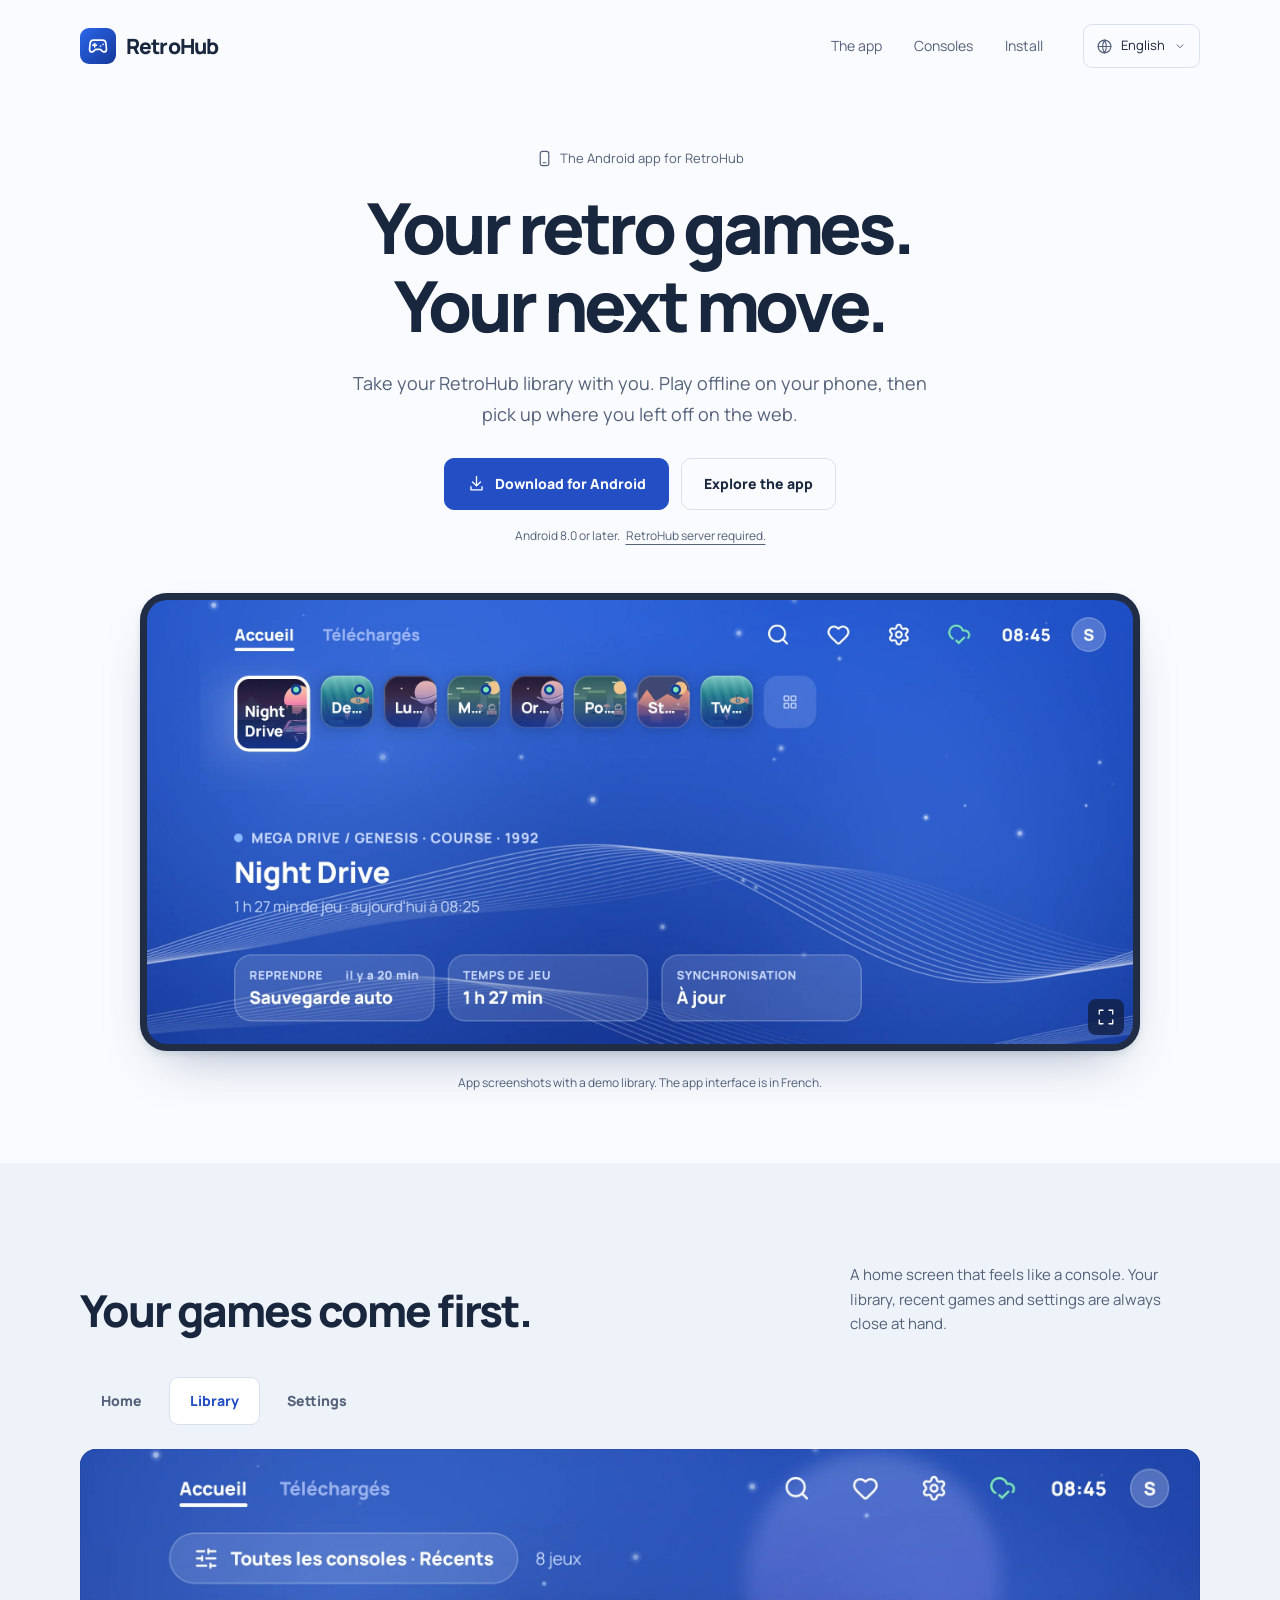
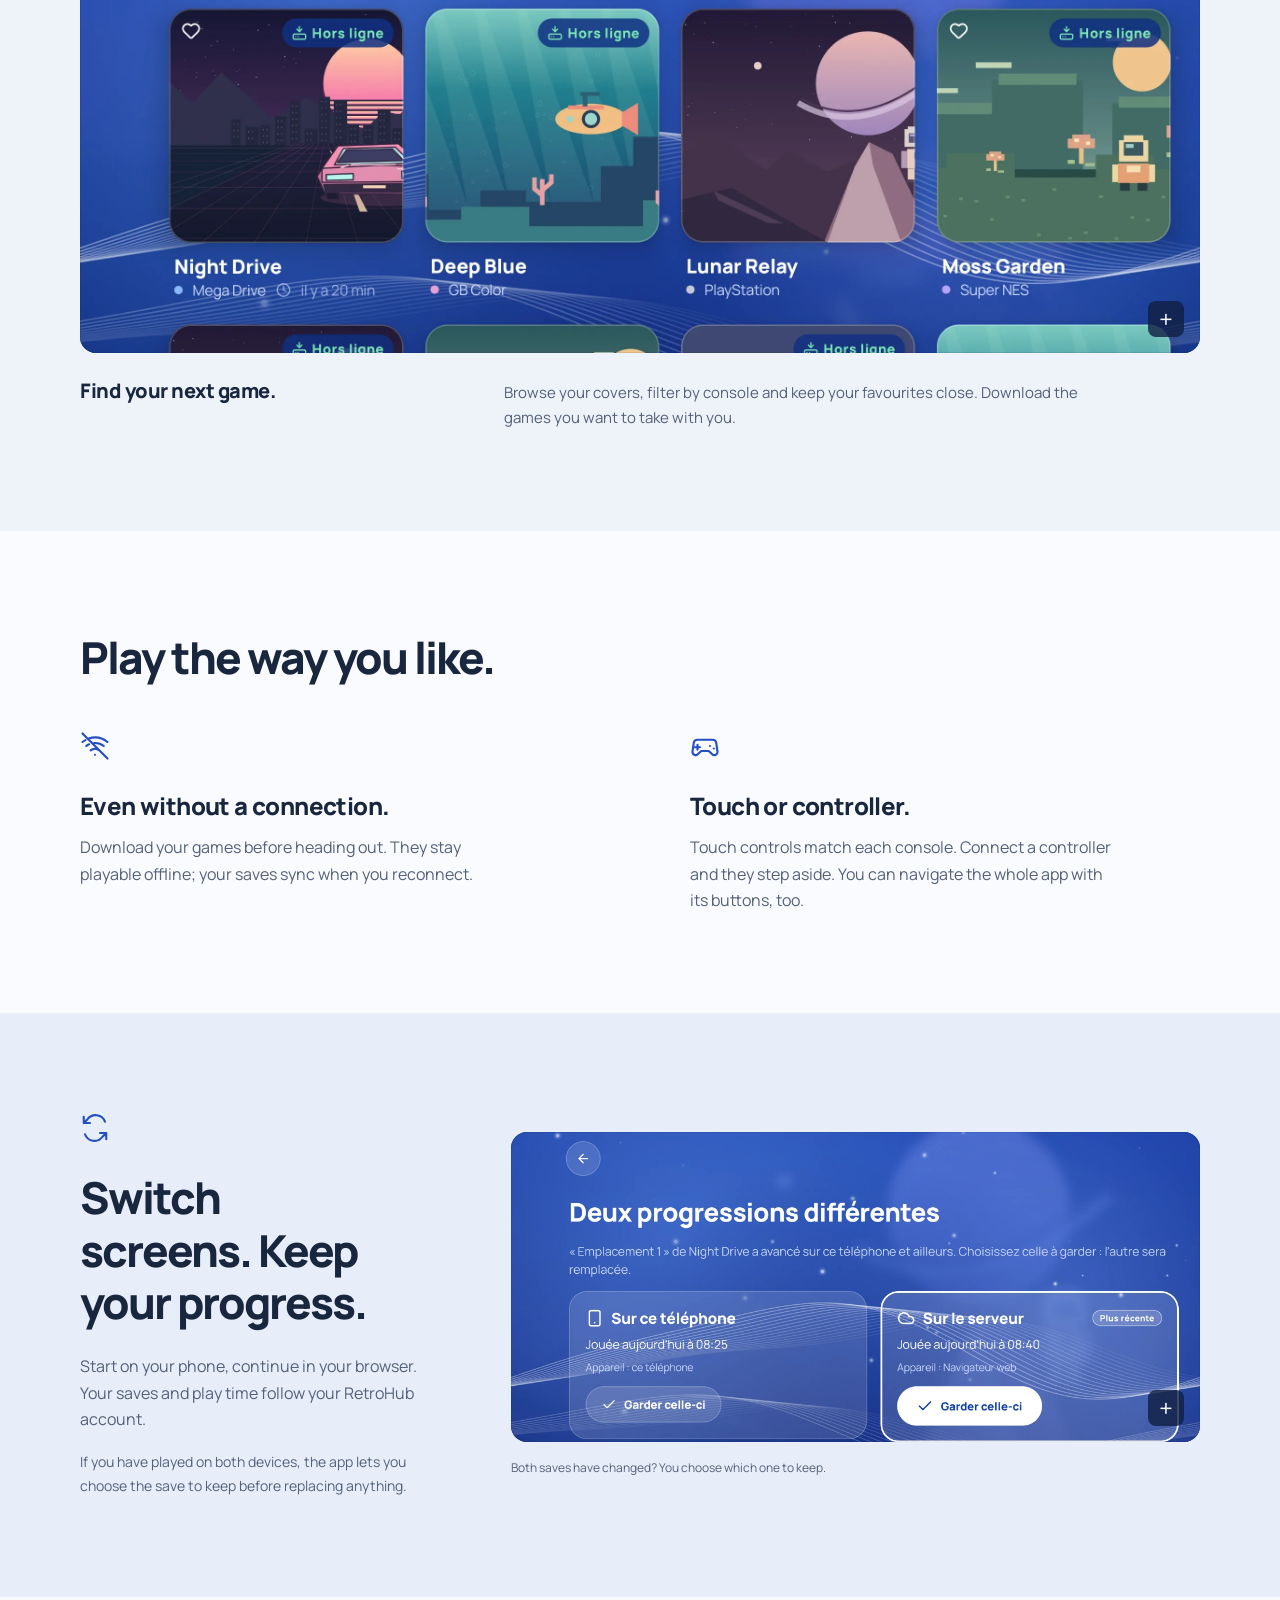
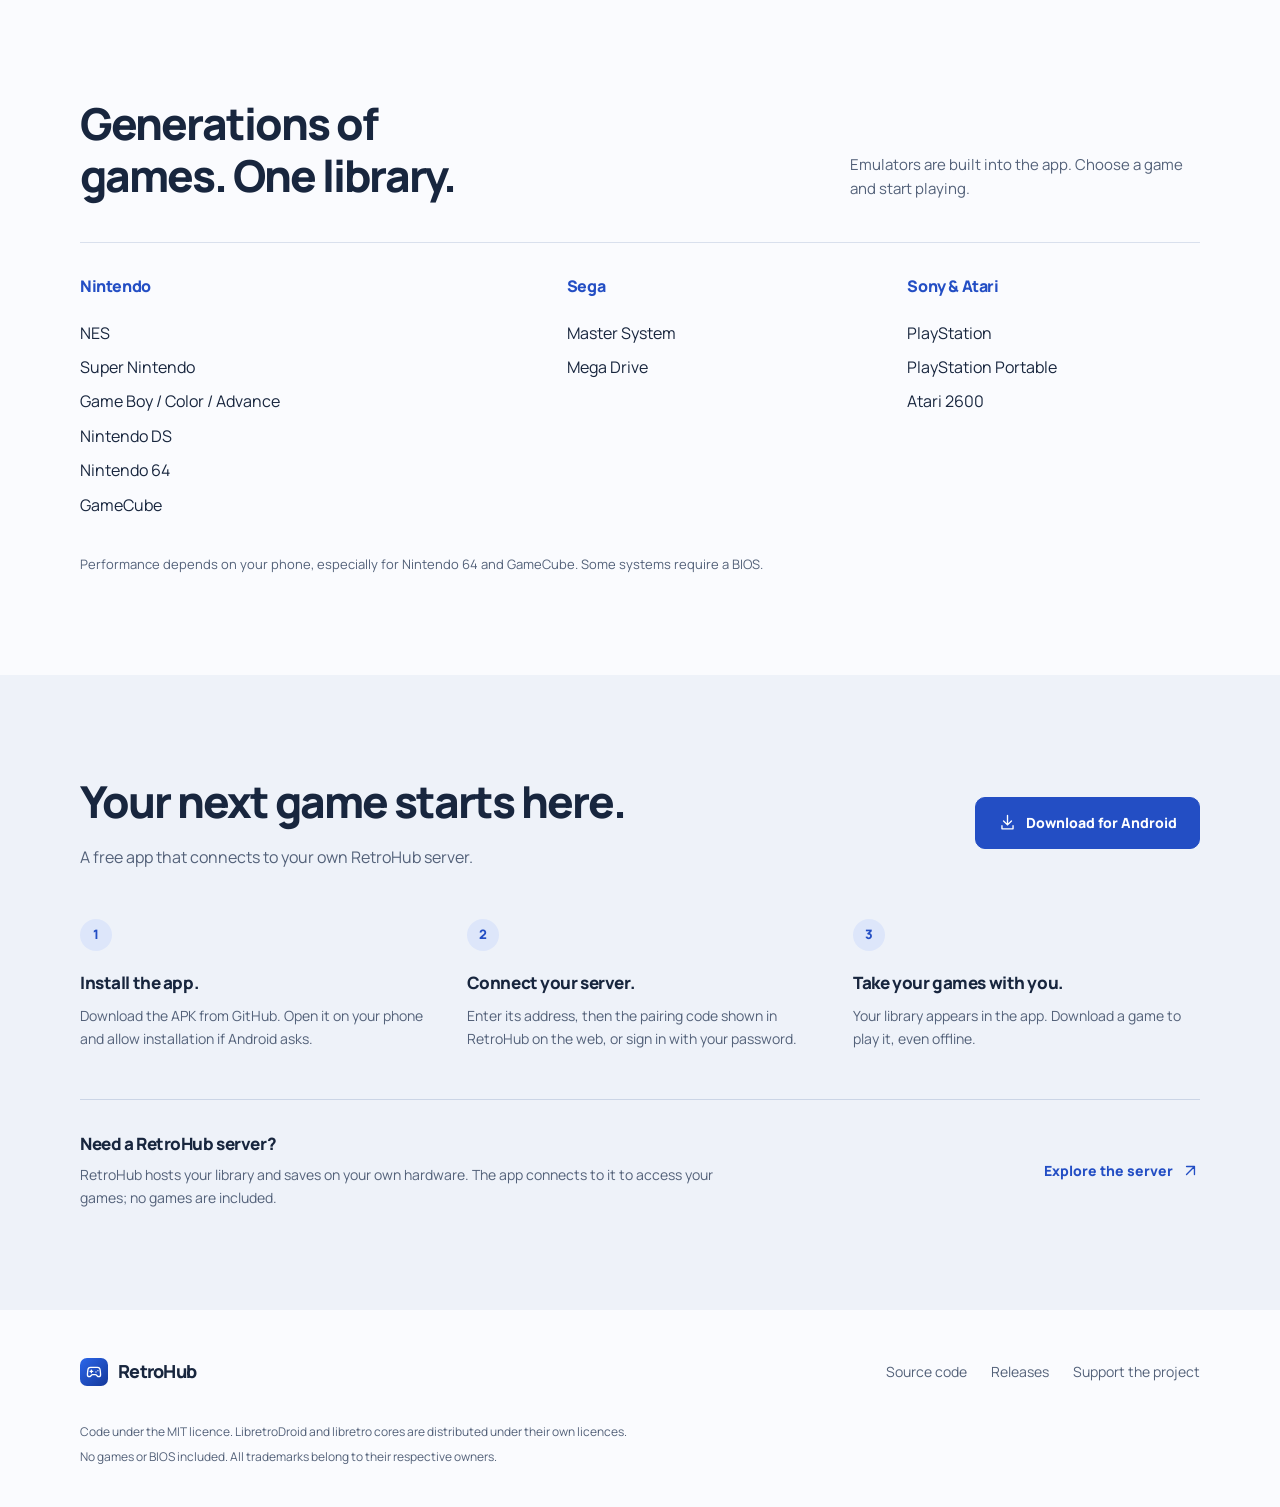
<file: docs/index.html>
<!doctype html>
<html lang="en">
<head>
  <meta charset="utf-8">
  <meta name="viewport" content="width=device-width, initial-scale=1">
  <meta name="theme-color" content="#fafbfe">
  <title>RetroHub — Your retro games. Your next move.</title>
  <meta name="description" content="Take your RetroHub library with you. Play offline on your phone, then pick up where you left off on the web.">
  <meta property="og:title" content="RetroHub — Your retro games. Your next move.">
  <meta property="og:description" content="Take your RetroHub library with you. Play offline on your phone, then pick up where you left off on the web.">
  <meta property="og:type" content="website">
  <meta property="og:url" content="https://simon-verbois.github.io/retrohub-app/">
  <meta property="og:image" content="https://simon-verbois.github.io/retrohub-app/screenshots/home.webp">
  <link rel="canonical" href="https://simon-verbois.github.io/retrohub-app/">
  <link rel="alternate" hreflang="en" href="https://simon-verbois.github.io/retrohub-app/">
  <link rel="alternate" hreflang="fr" href="https://simon-verbois.github.io/retrohub-app/fr/">
  <link rel="alternate" hreflang="de" href="https://simon-verbois.github.io/retrohub-app/de/">
  <link rel="alternate" hreflang="es" href="https://simon-verbois.github.io/retrohub-app/es/">
  <link rel="alternate" hreflang="it" href="https://simon-verbois.github.io/retrohub-app/it/">
  <link rel="alternate" hreflang="nl" href="https://simon-verbois.github.io/retrohub-app/nl/">
  <link rel="alternate" hreflang="pt-PT" href="https://simon-verbois.github.io/retrohub-app/pt/">
  <link rel="alternate" hreflang="x-default" href="https://simon-verbois.github.io/retrohub-app/">
  <link rel="icon" href="./favicon.svg" type="image/svg+xml">
  <link rel="preload" href="./fonts/manrope-extrabold.ttf" as="font" type="font/ttf" crossorigin>
  <link rel="stylesheet" href="./styles.css">
  <script src="./site.js" defer></script>
</head>
<body>
  <a class="skip-link" href="#main">Skip to content</a>
  <header class="header wrap">
    <a class="brand" href="#main" aria-label="RetroHub"><img src="./favicon.svg" width="36" height="36" alt="">RetroHub</a>
    <nav class="main-nav" aria-label="Main navigation">
      <a href="#app">The app</a>
      <a href="#consoles">Consoles</a>
      <a href="#install">Install</a>
    </nav>
    <details class="languages">
      <summary><svg viewBox="0 0 24 24" aria-hidden="true"><circle cx="12" cy="12" r="9"/><path d="M3 12h18M12 3a18 18 0 0 1 0 18 18 18 0 0 1 0-18"/></svg><span>English</span><svg class="chevron" viewBox="0 0 24 24" aria-hidden="true"><path d="m7 10 5 5 5-5"/></svg></summary>
      <nav aria-label="Language"><a href="./" lang="en" hreflang="en" aria-current="page">English</a>
<a href="./fr/" lang="fr" hreflang="fr">Français</a>
<a href="./de/" lang="de" hreflang="de">Deutsch</a>
<a href="./es/" lang="es" hreflang="es">Español</a>
<a href="./it/" lang="it" hreflang="it">Italiano</a>
<a href="./nl/" lang="nl" hreflang="nl">Nederlands</a>
<a href="./pt/" lang="pt-PT" hreflang="pt-PT">Português</a></nav>
    </details>
  </header>

  <main id="main">
    <section class="hero wrap" aria-labelledby="hero-title">
      <p class="platform"><svg viewBox="0 0 24 24" aria-hidden="true"><rect x="6" y="2" width="12" height="20" rx="3"/><path d="M10 18h4"/></svg>The Android app for RetroHub</p>
      <h1 id="hero-title">Your retro games.<br>Your next move.</h1>
      <p class="lead">Take your RetroHub library with you. Play offline on your phone, then pick up where you left off on the web.</p>
      <div class="actions">
        <a class="button primary" href="https://github.com/simon-verbois/retrohub-app/releases/latest"><svg viewBox="0 0 24 24" aria-hidden="true"><path d="M12 3v12m-5-5 5 5 5-5M5 16v4h14v-4"/></svg>Download for Android</a>
        <a class="button secondary" href="#app">Explore the app</a>
      </div>
      <p class="requirements">Android 8.0 or later. <a href="#server">RetroHub server required.</a></p>
      <figure class="hero-product">
        <a href="./screenshots/home.webp" class="screenshot device" data-screenshot aria-label="Enlarge the home screen screenshot" data-caption="The home screen and recent games">
          <img src="./screenshots/home.webp" width="1200" height="540" fetchpriority="high" alt="RetroHub home with a row of game covers, the selected game and cards for resuming, play time and sync status">
          <span class="zoom" aria-hidden="true"><svg viewBox="0 0 24 24"><path d="M8 3H3v5m13-5h5v5M3 16v5h5m13-5v5h-5"/></svg></span>
        </a>
        <figcaption>App screenshots with a demo library. The app interface is in French.</figcaption>
      </figure>
    </section>

    <section id="app" class="app-section section" aria-labelledby="app-title">
      <div class="wrap">
        <div class="section-heading">
          <h2 id="app-title">Your games come first.</h2>
          <p>A home screen that feels like a console. Your library, recent games and settings are always close at hand.</p>
        </div>
        <div class="showcase-tabs" role="tablist" aria-label="App views" hidden>
          <button id="tab-home" type="button" role="tab" aria-controls="view-home" aria-selected="false" tabindex="-1">Home</button>
          <button id="tab-library" type="button" role="tab" aria-controls="view-library" aria-selected="true" tabindex="0">Library</button>
          <button id="tab-settings" type="button" role="tab" aria-controls="view-settings" aria-selected="false" tabindex="-1">Settings</button>
        </div>
        <div class="showcase-panels">
          <figure id="view-home" class="showcase-panel">
            <a href="./screenshots/home.webp" class="screenshot" data-screenshot aria-label="Enlarge the home screen screenshot" data-caption="The home screen and recent games"><img src="./screenshots/home.webp" width="1200" height="540" loading="lazy" alt="RetroHub home with a row of game covers, the selected game and cards for resuming, play time and sync status"><span class="zoom" aria-hidden="true">+</span></a>
            <figcaption><h3>Pick up where you left off.</h3><p>Choose a game from the row of covers. Your latest save, play time and sync status stay in view.</p></figcaption>
          </figure>
          <figure id="view-library" class="showcase-panel">
            <a href="./screenshots/library.webp" class="screenshot" data-screenshot aria-label="Enlarge the library screenshot" data-caption="The library and its filters"><img src="./screenshots/library.webp" width="1200" height="540" loading="lazy" alt="RetroHub library showing several game covers and a console filter"><span class="zoom" aria-hidden="true">+</span></a>
            <figcaption><h3>Find your next game.</h3><p>Browse your covers, filter by console and keep your favourites close. Download the games you want to take with you.</p></figcaption>
          </figure>
          <figure id="view-settings" class="showcase-panel">
            <a href="./screenshots/settings.webp" class="screenshot" data-screenshot aria-label="Enlarge the settings screenshot" data-caption="Per-console settings"><img src="./screenshots/settings.webp" width="1200" height="540" loading="lazy" alt="Console settings in RetroHub"><span class="zoom" aria-hidden="true">+</span></a>
            <figcaption><h3>Each console, your way.</h3><p>Image rendering, resolution, buttons and fast-forward speed: adjust each console to the way you play.</p></figcaption>
          </figure>
        </div>
      </div>
    </section>

    <section class="section wrap play-section" aria-labelledby="play-title">
      <h2 id="play-title">Play the way you like.</h2>
      <div class="play-features">
        <article>
          <svg class="feature-icon" viewBox="0 0 24 24" aria-hidden="true"><path d="m2 2 20 20M2 8.8a16 16 0 0 1 2.4-1.5M7 6a16 16 0 0 1 15 2.8M5 12a11 11 0 0 1 2.3-1.4m4.1-1a11 11 0 0 1 7.6 2.4M8.5 15.5a5.5 5.5 0 0 1 7 0M12 19h.01"/></svg>
          <h3>Even without a connection.</h3>
          <p>Download your games before heading out. They stay playable offline; your saves sync when you reconnect.</p>
        </article>
        <article>
          <svg class="feature-icon" viewBox="0 0 24 24" aria-hidden="true"><path d="M6 7h12a3 3 0 0 1 3 2.5l1 7a2.5 2.5 0 0 1-4.2 2.1L15 16H9l-2.8 2.6A2.5 2.5 0 0 1 2 16.5l1-7A3 3 0 0 1 6 7ZM6 11v4m-2-2h4m8-1h.01M19 14h.01"/></svg>
          <h3>Touch or controller.</h3>
          <p>Touch controls match each console. Connect a controller and they step aside. You can navigate the whole app with its buttons, too.</p>
        </article>
      </div>
    </section>

    <section class="saves-section section" aria-labelledby="saves-title">
      <div class="wrap saves-layout">
        <div class="saves-copy">
          <svg class="feature-icon" viewBox="0 0 24 24" aria-hidden="true"><path d="M20 7a8 8 0 0 0-14-2L3 8m0-5v5h5M4 17a8 8 0 0 0 14 2l3-3m-5 0h5v5"/></svg>
          <h2 id="saves-title">Switch screens. Keep your progress.</h2>
          <p>Start on your phone, continue in your browser. Your saves and play time follow your RetroHub account.</p>
          <p class="saves-detail">If you have played on both devices, the app lets you choose the save to keep before replacing anything.</p>
        </div>
        <figure>
          <a href="./screenshots/conflict.webp" class="screenshot" data-screenshot aria-label="Enlarge the save selection screenshot" data-caption="Both saves have changed? You choose which one to keep."><img src="./screenshots/conflict.webp" width="1200" height="540" loading="lazy" alt="Two saves of the same game, on the phone and server, each with a button to choose it"><span class="zoom" aria-hidden="true">+</span></a>
          <figcaption>Both saves have changed? You choose which one to keep.</figcaption>
        </figure>
      </div>
    </section>

    <section id="consoles" class="section wrap consoles-section" aria-labelledby="consoles-title">
      <div class="section-heading"><h2 id="consoles-title">Generations of games. One library.</h2><p>Emulators are built into the app. Choose a game and start playing.</p></div>
      <div class="console-families">
        <div><h3>Nintendo</h3><ul><li>NES</li><li>Super Nintendo</li><li>Game Boy / Color / Advance</li><li>Nintendo DS</li><li>Nintendo 64</li><li>GameCube</li></ul></div>
        <div><h3>Sega</h3><ul><li>Master System</li><li>Mega Drive</li></ul></div>
        <div><h3>Sony &amp; Atari</h3><ul><li>PlayStation</li><li>PlayStation Portable</li><li>Atari 2600</li></ul></div>
      </div>
      <p class="compatibility-note">Performance depends on your phone, especially for Nintendo 64 and GameCube. Some systems require a BIOS.</p>
    </section>

    <section id="install" class="install-section section" aria-labelledby="install-title">
      <div class="wrap">
        <div class="install-heading"><div><h2 id="install-title">Your next game starts here.</h2><p>A free app that connects to your own RetroHub server.</p></div><a class="button primary" href="https://github.com/simon-verbois/retrohub-app/releases/latest"><svg viewBox="0 0 24 24" aria-hidden="true"><path d="M12 3v12m-5-5 5 5 5-5M5 16v4h14v-4"/></svg>Download for Android</a></div>
        <ol class="install-steps">
          <li><h3>Install the app.</h3><p>Download the APK from GitHub. Open it on your phone and allow installation if Android asks.</p></li>
          <li><h3>Connect your server.</h3><p>Enter its address, then the pairing code shown in RetroHub on the web, or sign in with your password.</p></li>
          <li><h3>Take your games with you.</h3><p>Your library appears in the app. Download a game to play it, even offline.</p></li>
        </ol>
        <aside id="server" class="server" aria-labelledby="server-title"><div><h3 id="server-title">Need a RetroHub server?</h3><p>RetroHub hosts your library and saves on your own hardware. The app connects to it to access your games; no games are included.</p></div><a class="text-link" href="https://simon-verbois.github.io/retrohub/">Explore the server<svg viewBox="0 0 24 24" aria-hidden="true"><path d="M7 17 17 7M7 7h10v10"/></svg></a></aside>
      </div>
    </section>
  </main>

  <footer class="footer wrap">
    <div class="footer-top"><a class="brand" href="#main"><img src="./favicon.svg" width="28" height="28" alt="">RetroHub</a><nav aria-label="Project links"><a href="https://github.com/simon-verbois/retrohub-app">Source code</a><a href="https://github.com/simon-verbois/retrohub-app/releases">Releases</a><a href="https://buymeacoffee.com/simonverbois">Support the project</a></nav></div>
    <p>Code under the MIT licence. LibretroDroid and libretro cores are distributed under their own licences.</p>
    <p>No games or BIOS included. All trademarks belong to their respective owners.</p>
  </footer>

  <dialog class="image-dialog" aria-label="App screenshot">
    <form method="dialog"><button class="dialog-close" aria-label="Close screenshot"><svg viewBox="0 0 24 24" aria-hidden="true"><path d="m6 6 12 12M6 18 18 6"/></svg></button></form>
    <figure><img width="1200" height="540" alt=""><figcaption></figcaption></figure>
  </dialog>
</body>
</html>
</file>
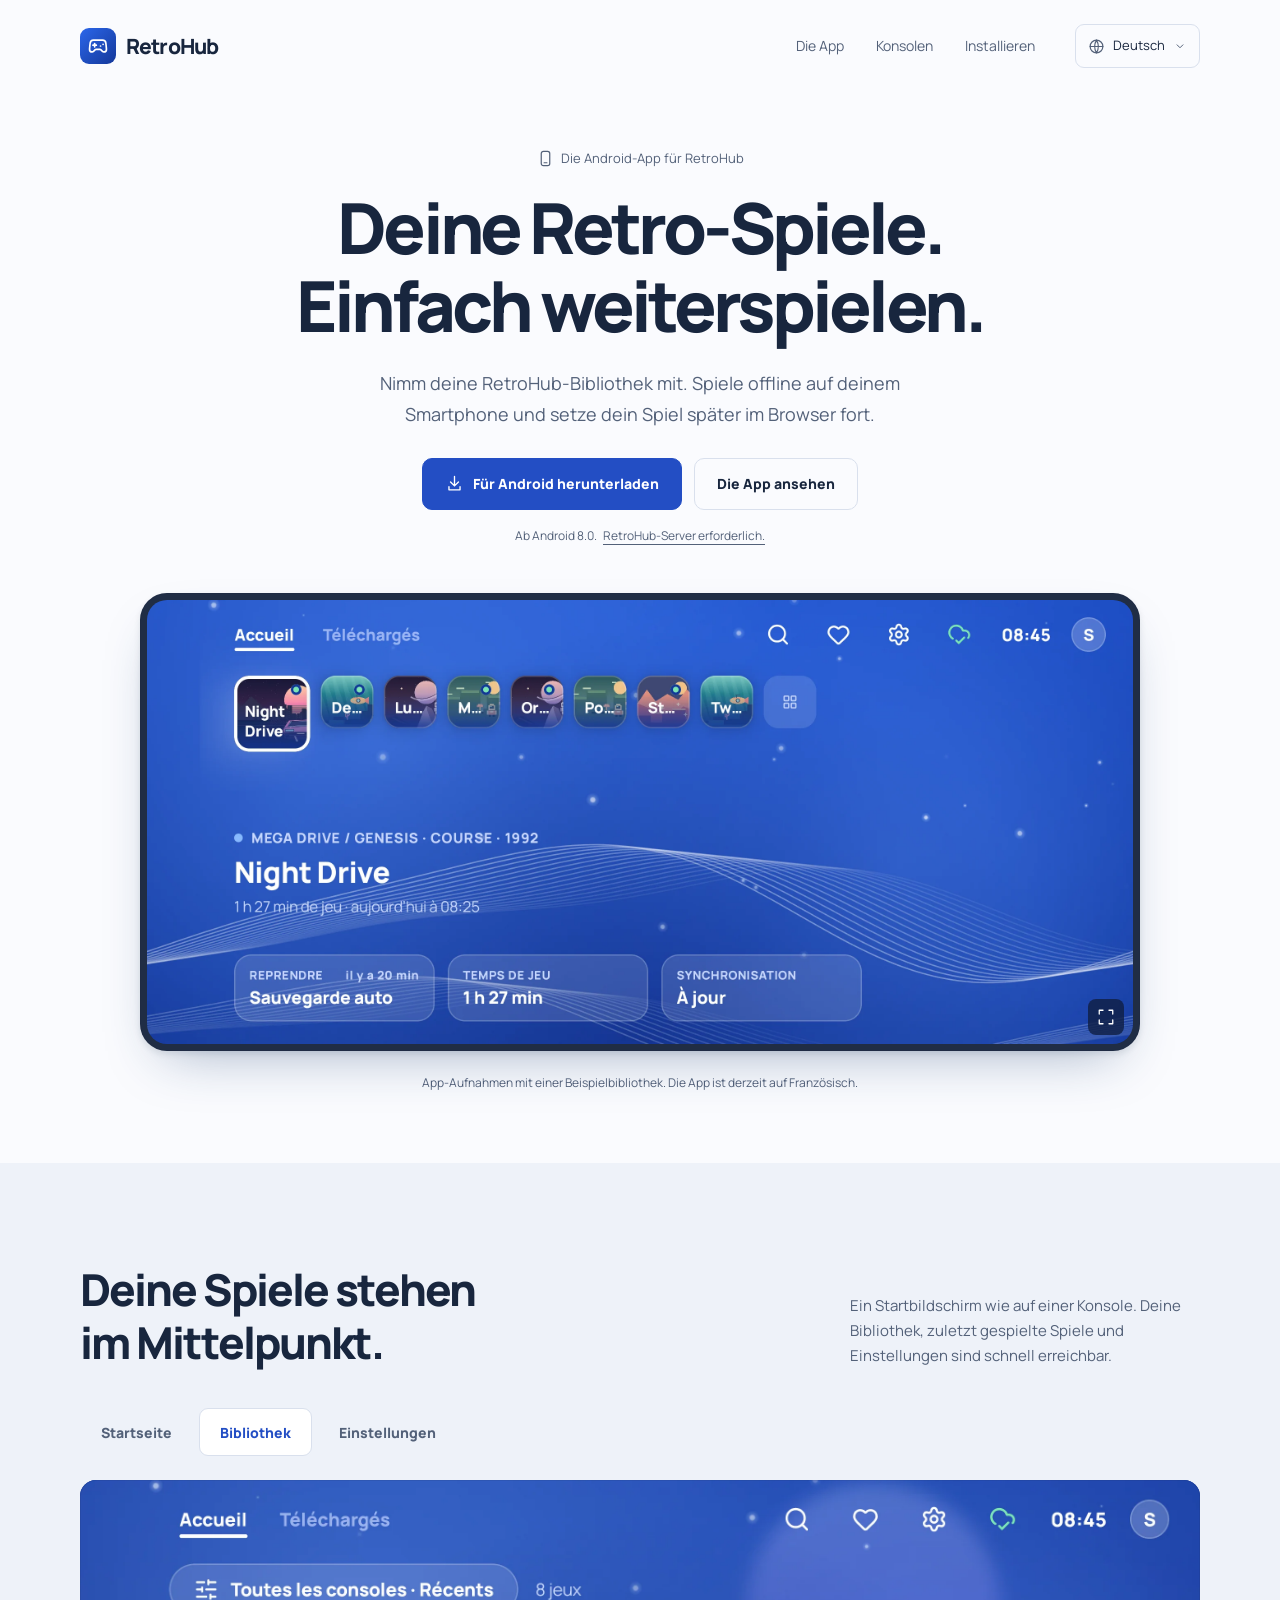
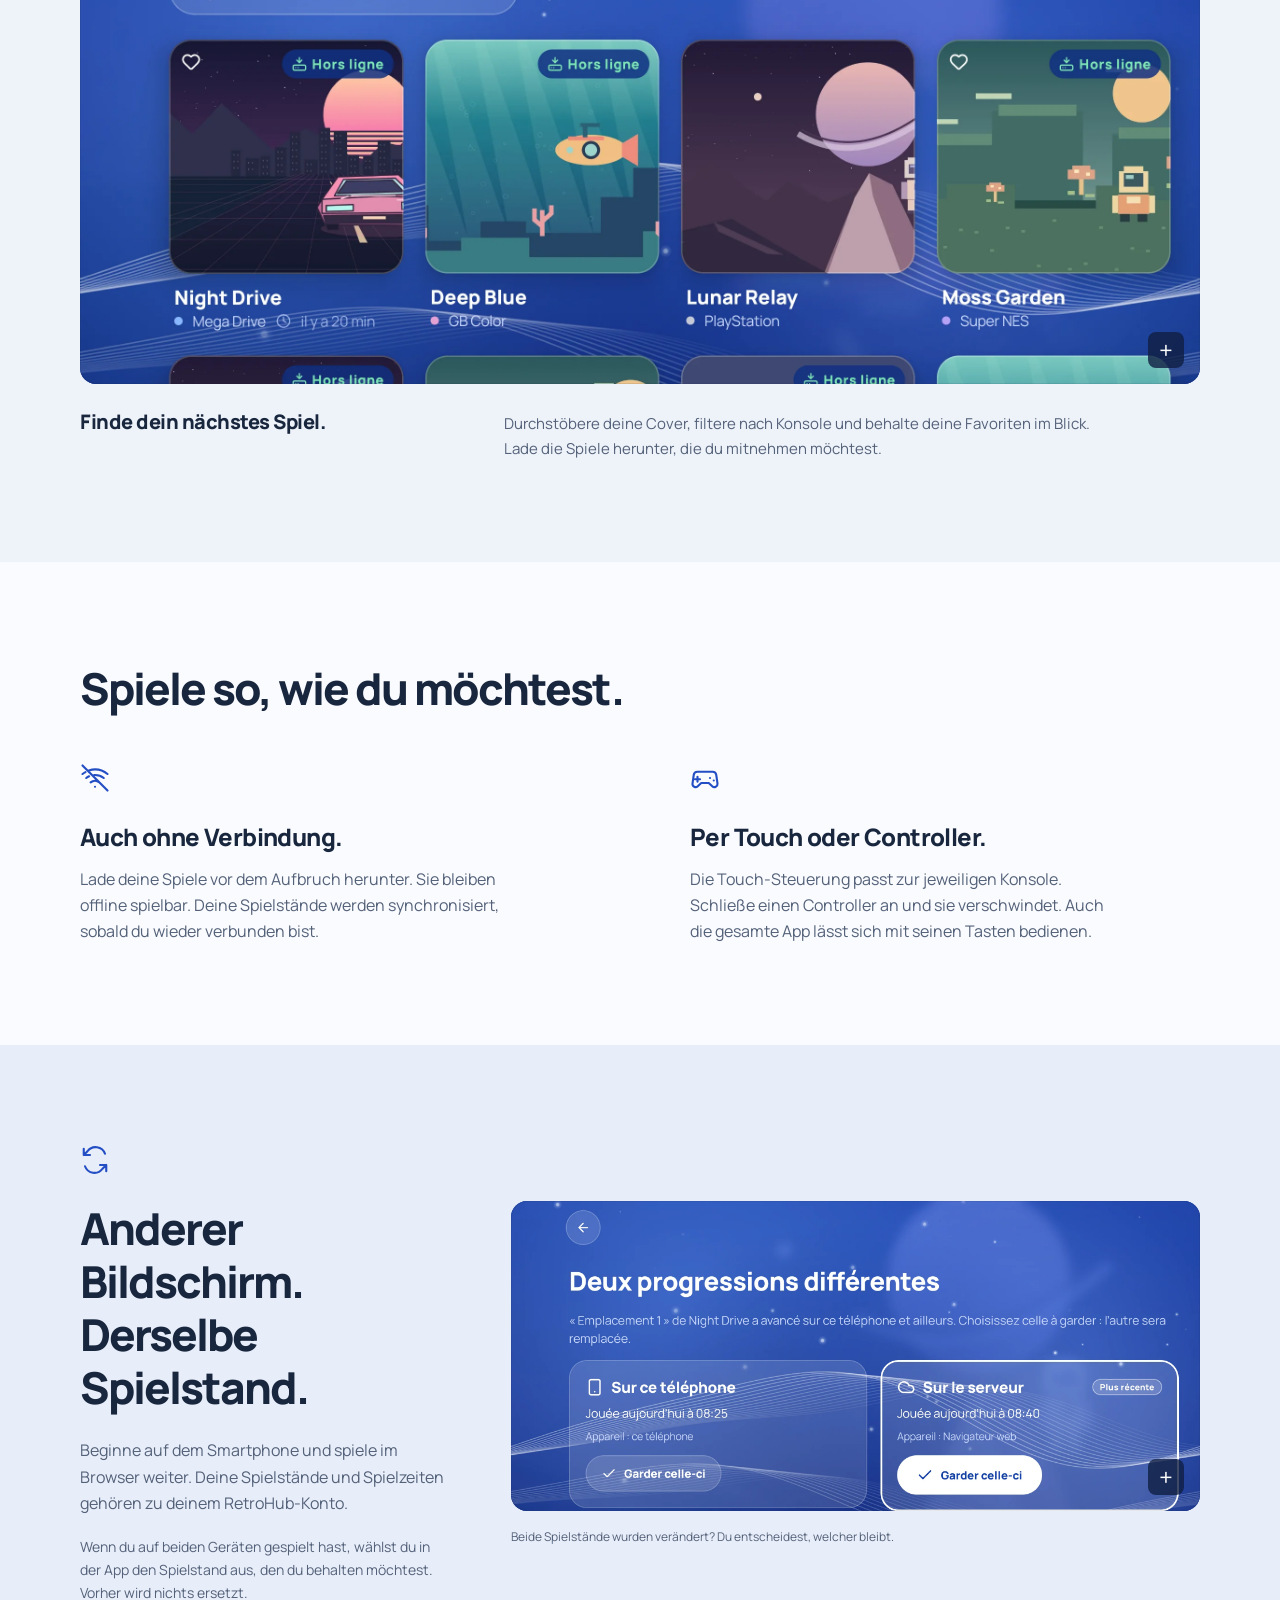
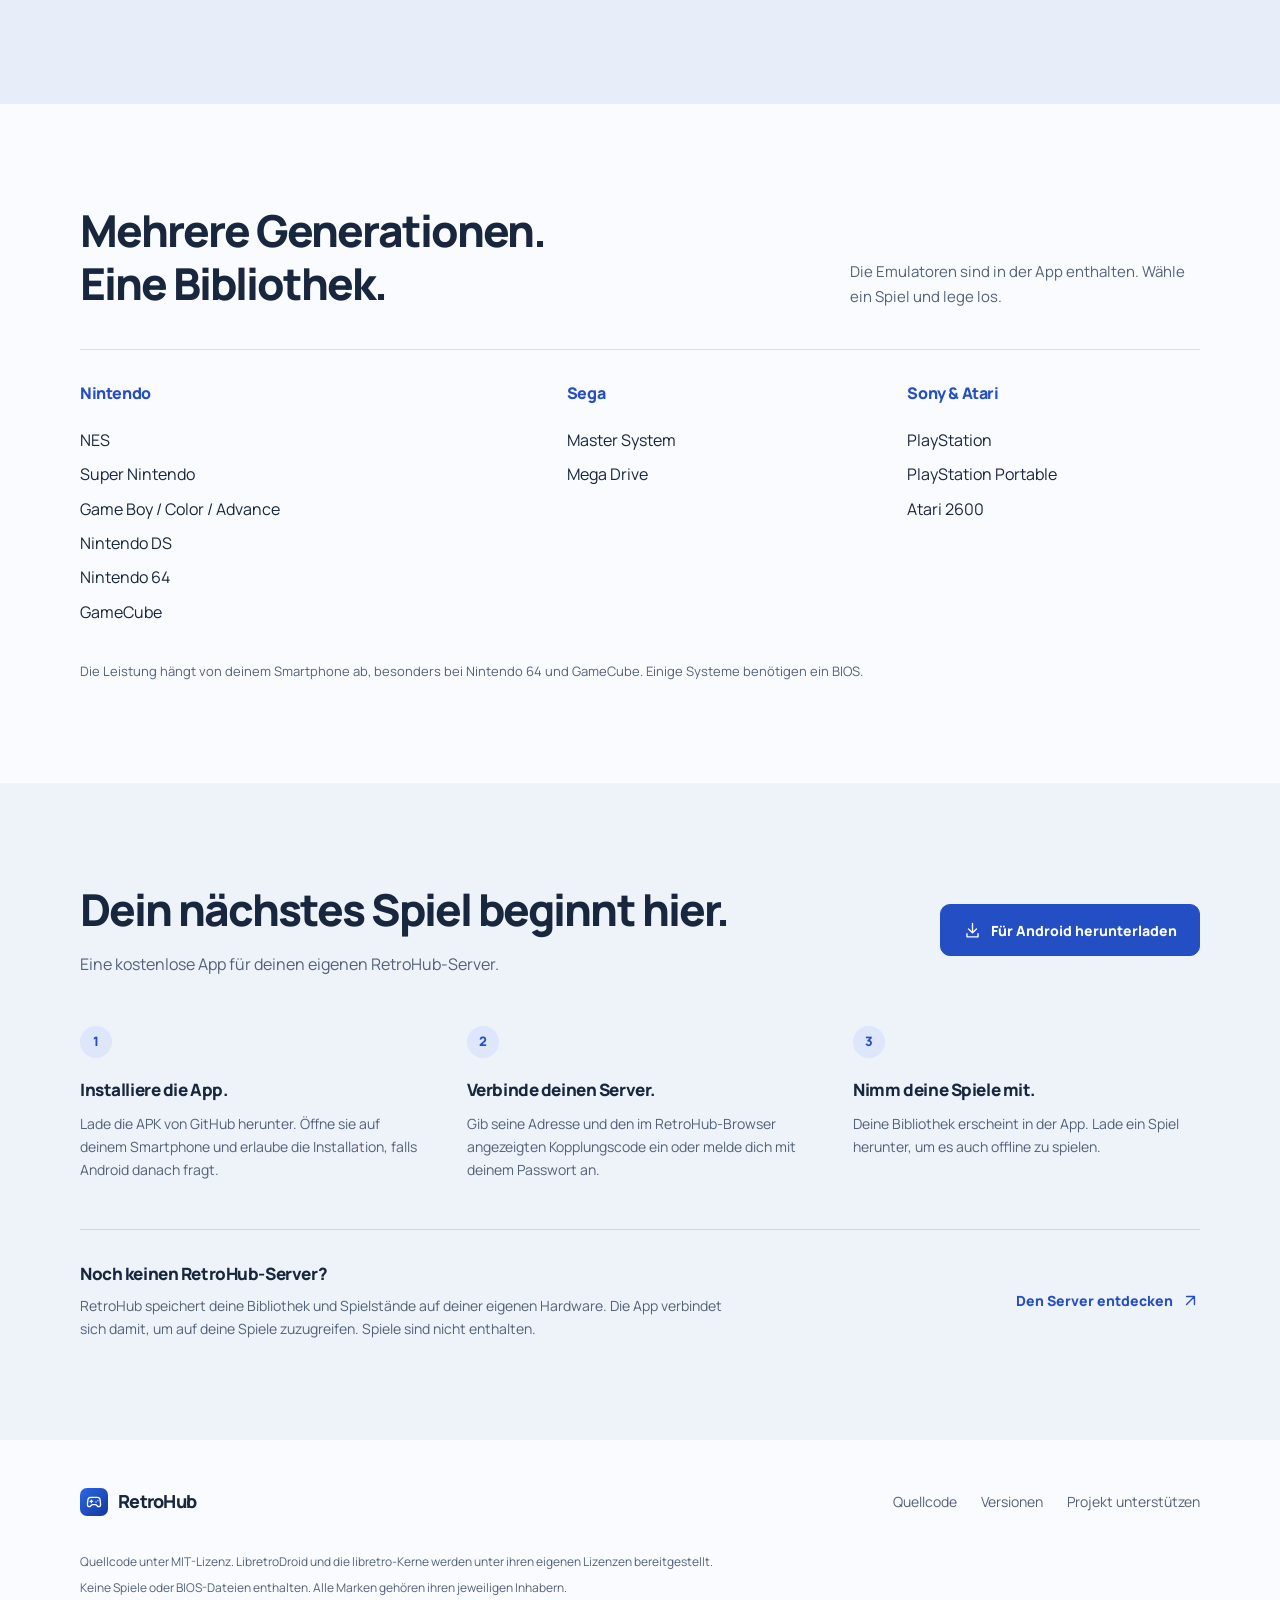
<file: docs/de/index.html>
<!doctype html>
<html lang="de">
<head>
  <meta charset="utf-8">
  <meta name="viewport" content="width=device-width, initial-scale=1">
  <meta name="theme-color" content="#fafbfe">
  <title>RetroHub — Deine Retro-Spiele. Einfach weiterspielen.</title>
  <meta name="description" content="Nimm deine RetroHub-Bibliothek mit. Spiele offline auf deinem Smartphone und setze dein Spiel später im Browser fort.">
  <meta property="og:title" content="RetroHub — Deine Retro-Spiele. Einfach weiterspielen.">
  <meta property="og:description" content="Nimm deine RetroHub-Bibliothek mit. Spiele offline auf deinem Smartphone und setze dein Spiel später im Browser fort.">
  <meta property="og:type" content="website">
  <meta property="og:url" content="https://simon-verbois.github.io/retrohub-app/de/">
  <meta property="og:image" content="https://simon-verbois.github.io/retrohub-app/screenshots/home.webp">
  <link rel="canonical" href="https://simon-verbois.github.io/retrohub-app/de/">
  <link rel="alternate" hreflang="en" href="https://simon-verbois.github.io/retrohub-app/">
  <link rel="alternate" hreflang="fr" href="https://simon-verbois.github.io/retrohub-app/fr/">
  <link rel="alternate" hreflang="de" href="https://simon-verbois.github.io/retrohub-app/de/">
  <link rel="alternate" hreflang="es" href="https://simon-verbois.github.io/retrohub-app/es/">
  <link rel="alternate" hreflang="it" href="https://simon-verbois.github.io/retrohub-app/it/">
  <link rel="alternate" hreflang="nl" href="https://simon-verbois.github.io/retrohub-app/nl/">
  <link rel="alternate" hreflang="pt-PT" href="https://simon-verbois.github.io/retrohub-app/pt/">
  <link rel="alternate" hreflang="x-default" href="https://simon-verbois.github.io/retrohub-app/">
  <link rel="icon" href="../favicon.svg" type="image/svg+xml">
  <link rel="preload" href="../fonts/manrope-extrabold.ttf" as="font" type="font/ttf" crossorigin>
  <link rel="stylesheet" href="../styles.css">
  <script src="../site.js" defer></script>
</head>
<body>
  <a class="skip-link" href="#main">Zum Inhalt</a>
  <header class="header wrap">
    <a class="brand" href="#main" aria-label="RetroHub"><img src="../favicon.svg" width="36" height="36" alt="">RetroHub</a>
    <nav class="main-nav" aria-label="Hauptnavigation">
      <a href="#app">Die App</a>
      <a href="#consoles">Konsolen</a>
      <a href="#install">Installieren</a>
    </nav>
    <details class="languages">
      <summary><svg viewBox="0 0 24 24" aria-hidden="true"><circle cx="12" cy="12" r="9"/><path d="M3 12h18M12 3a18 18 0 0 1 0 18 18 18 0 0 1 0-18"/></svg><span>Deutsch</span><svg class="chevron" viewBox="0 0 24 24" aria-hidden="true"><path d="m7 10 5 5 5-5"/></svg></summary>
      <nav aria-label="Sprache"><a href="../" lang="en" hreflang="en">English</a>
<a href="../fr/" lang="fr" hreflang="fr">Français</a>
<a href="../de/" lang="de" hreflang="de" aria-current="page">Deutsch</a>
<a href="../es/" lang="es" hreflang="es">Español</a>
<a href="../it/" lang="it" hreflang="it">Italiano</a>
<a href="../nl/" lang="nl" hreflang="nl">Nederlands</a>
<a href="../pt/" lang="pt-PT" hreflang="pt-PT">Português</a></nav>
    </details>
  </header>

  <main id="main">
    <section class="hero wrap" aria-labelledby="hero-title">
      <p class="platform"><svg viewBox="0 0 24 24" aria-hidden="true"><rect x="6" y="2" width="12" height="20" rx="3"/><path d="M10 18h4"/></svg>Die Android-App für RetroHub</p>
      <h1 id="hero-title">Deine Retro-Spiele.<br>Einfach weiterspielen.</h1>
      <p class="lead">Nimm deine RetroHub-Bibliothek mit. Spiele offline auf deinem Smartphone und setze dein Spiel später im Browser fort.</p>
      <div class="actions">
        <a class="button primary" href="https://github.com/simon-verbois/retrohub-app/releases/latest"><svg viewBox="0 0 24 24" aria-hidden="true"><path d="M12 3v12m-5-5 5 5 5-5M5 16v4h14v-4"/></svg>Für Android herunterladen</a>
        <a class="button secondary" href="#app">Die App ansehen</a>
      </div>
      <p class="requirements">Ab Android 8.0. <a href="#server">RetroHub-Server erforderlich.</a></p>
      <figure class="hero-product">
        <a href="../screenshots/home.webp" class="screenshot device" data-screenshot aria-label="Aufnahme der Startseite vergrößern" data-caption="Die Startseite und zuletzt gespielte Spiele">
          <img src="../screenshots/home.webp" width="1200" height="540" fetchpriority="high" alt="RetroHub-Startseite mit Spiele-Covern, ausgewähltem Spiel und Karten für Spielstand, Spielzeit und Synchronisierung">
          <span class="zoom" aria-hidden="true"><svg viewBox="0 0 24 24"><path d="M8 3H3v5m13-5h5v5M3 16v5h5m13-5v5h-5"/></svg></span>
        </a>
        <figcaption>App-Aufnahmen mit einer Beispielbibliothek. Die App ist derzeit auf Französisch.</figcaption>
      </figure>
    </section>

    <section id="app" class="app-section section" aria-labelledby="app-title">
      <div class="wrap">
        <div class="section-heading">
          <h2 id="app-title">Deine Spiele stehen im Mittelpunkt.</h2>
          <p>Ein Startbildschirm wie auf einer Konsole. Deine Bibliothek, zuletzt gespielte Spiele und Einstellungen sind schnell erreichbar.</p>
        </div>
        <div class="showcase-tabs" role="tablist" aria-label="Ansichten der App" hidden>
          <button id="tab-home" type="button" role="tab" aria-controls="view-home" aria-selected="false" tabindex="-1">Startseite</button>
          <button id="tab-library" type="button" role="tab" aria-controls="view-library" aria-selected="true" tabindex="0">Bibliothek</button>
          <button id="tab-settings" type="button" role="tab" aria-controls="view-settings" aria-selected="false" tabindex="-1">Einstellungen</button>
        </div>
        <div class="showcase-panels">
          <figure id="view-home" class="showcase-panel">
            <a href="../screenshots/home.webp" class="screenshot" data-screenshot aria-label="Aufnahme der Startseite vergrößern" data-caption="Die Startseite und zuletzt gespielte Spiele"><img src="../screenshots/home.webp" width="1200" height="540" loading="lazy" alt="RetroHub-Startseite mit Spiele-Covern, ausgewähltem Spiel und Karten für Spielstand, Spielzeit und Synchronisierung"><span class="zoom" aria-hidden="true">+</span></a>
            <figcaption><h3>Spiele dort weiter, wo du aufgehört hast.</h3><p>Wähle ein Spiel aus der Cover-Reihe. Der letzte Spielstand, die Spielzeit und der Synchronisierungsstatus bleiben sichtbar.</p></figcaption>
          </figure>
          <figure id="view-library" class="showcase-panel">
            <a href="../screenshots/library.webp" class="screenshot" data-screenshot aria-label="Aufnahme der Bibliothek vergrößern" data-caption="Die Bibliothek und ihre Filter"><img src="../screenshots/library.webp" width="1200" height="540" loading="lazy" alt="RetroHub-Bibliothek mit mehreren Spiele-Covern und Konsolenfilter"><span class="zoom" aria-hidden="true">+</span></a>
            <figcaption><h3>Finde dein nächstes Spiel.</h3><p>Durchstöbere deine Cover, filtere nach Konsole und behalte deine Favoriten im Blick. Lade die Spiele herunter, die du mitnehmen möchtest.</p></figcaption>
          </figure>
          <figure id="view-settings" class="showcase-panel">
            <a href="../screenshots/settings.webp" class="screenshot" data-screenshot aria-label="Aufnahme der Einstellungen vergrößern" data-caption="Einstellungen pro Konsole"><img src="../screenshots/settings.webp" width="1200" height="540" loading="lazy" alt="Einstellungen einer Konsole in RetroHub"><span class="zoom" aria-hidden="true">+</span></a>
            <figcaption><h3>Jede Konsole nach deinem Geschmack.</h3><p>Bilddarstellung, Auflösung, Tasten und Vorspulgeschwindigkeit: Passe jede Konsole an deine Spielweise an.</p></figcaption>
          </figure>
        </div>
      </div>
    </section>

    <section class="section wrap play-section" aria-labelledby="play-title">
      <h2 id="play-title">Spiele so, wie du möchtest.</h2>
      <div class="play-features">
        <article>
          <svg class="feature-icon" viewBox="0 0 24 24" aria-hidden="true"><path d="m2 2 20 20M2 8.8a16 16 0 0 1 2.4-1.5M7 6a16 16 0 0 1 15 2.8M5 12a11 11 0 0 1 2.3-1.4m4.1-1a11 11 0 0 1 7.6 2.4M8.5 15.5a5.5 5.5 0 0 1 7 0M12 19h.01"/></svg>
          <h3>Auch ohne Verbindung.</h3>
          <p>Lade deine Spiele vor dem Aufbruch herunter. Sie bleiben offline spielbar. Deine Spielstände werden synchronisiert, sobald du wieder verbunden bist.</p>
        </article>
        <article>
          <svg class="feature-icon" viewBox="0 0 24 24" aria-hidden="true"><path d="M6 7h12a3 3 0 0 1 3 2.5l1 7a2.5 2.5 0 0 1-4.2 2.1L15 16H9l-2.8 2.6A2.5 2.5 0 0 1 2 16.5l1-7A3 3 0 0 1 6 7ZM6 11v4m-2-2h4m8-1h.01M19 14h.01"/></svg>
          <h3>Per Touch oder Controller.</h3>
          <p>Die Touch-Steuerung passt zur jeweiligen Konsole. Schließe einen Controller an und sie verschwindet. Auch die gesamte App lässt sich mit seinen Tasten bedienen.</p>
        </article>
      </div>
    </section>

    <section class="saves-section section" aria-labelledby="saves-title">
      <div class="wrap saves-layout">
        <div class="saves-copy">
          <svg class="feature-icon" viewBox="0 0 24 24" aria-hidden="true"><path d="M20 7a8 8 0 0 0-14-2L3 8m0-5v5h5M4 17a8 8 0 0 0 14 2l3-3m-5 0h5v5"/></svg>
          <h2 id="saves-title">Anderer Bildschirm. Derselbe Spielstand.</h2>
          <p>Beginne auf dem Smartphone und spiele im Browser weiter. Deine Spielstände und Spielzeiten gehören zu deinem RetroHub-Konto.</p>
          <p class="saves-detail">Wenn du auf beiden Geräten gespielt hast, wählst du in der App den Spielstand aus, den du behalten möchtest. Vorher wird nichts ersetzt.</p>
        </div>
        <figure>
          <a href="../screenshots/conflict.webp" class="screenshot" data-screenshot aria-label="Aufnahme der Spielstandauswahl vergrößern" data-caption="Beide Spielstände wurden verändert? Du entscheidest, welcher bleibt."><img src="../screenshots/conflict.webp" width="1200" height="540" loading="lazy" alt="Zwei Spielstände desselben Spiels auf Smartphone und Server, jeweils mit einer Schaltfläche zur Auswahl"><span class="zoom" aria-hidden="true">+</span></a>
          <figcaption>Beide Spielstände wurden verändert? Du entscheidest, welcher bleibt.</figcaption>
        </figure>
      </div>
    </section>

    <section id="consoles" class="section wrap consoles-section" aria-labelledby="consoles-title">
      <div class="section-heading"><h2 id="consoles-title">Mehrere Generationen. Eine Bibliothek.</h2><p>Die Emulatoren sind in der App enthalten. Wähle ein Spiel und lege los.</p></div>
      <div class="console-families">
        <div><h3>Nintendo</h3><ul><li>NES</li><li>Super Nintendo</li><li>Game Boy / Color / Advance</li><li>Nintendo DS</li><li>Nintendo 64</li><li>GameCube</li></ul></div>
        <div><h3>Sega</h3><ul><li>Master System</li><li>Mega Drive</li></ul></div>
        <div><h3>Sony &amp; Atari</h3><ul><li>PlayStation</li><li>PlayStation Portable</li><li>Atari 2600</li></ul></div>
      </div>
      <p class="compatibility-note">Die Leistung hängt von deinem Smartphone ab, besonders bei Nintendo 64 und GameCube. Einige Systeme benötigen ein BIOS.</p>
    </section>

    <section id="install" class="install-section section" aria-labelledby="install-title">
      <div class="wrap">
        <div class="install-heading"><div><h2 id="install-title">Dein nächstes Spiel beginnt hier.</h2><p>Eine kostenlose App für deinen eigenen RetroHub-Server.</p></div><a class="button primary" href="https://github.com/simon-verbois/retrohub-app/releases/latest"><svg viewBox="0 0 24 24" aria-hidden="true"><path d="M12 3v12m-5-5 5 5 5-5M5 16v4h14v-4"/></svg>Für Android herunterladen</a></div>
        <ol class="install-steps">
          <li><h3>Installiere die App.</h3><p>Lade die APK von GitHub herunter. Öffne sie auf deinem Smartphone und erlaube die Installation, falls Android danach fragt.</p></li>
          <li><h3>Verbinde deinen Server.</h3><p>Gib seine Adresse und den im RetroHub-Browser angezeigten Kopplungscode ein oder melde dich mit deinem Passwort an.</p></li>
          <li><h3>Nimm deine Spiele mit.</h3><p>Deine Bibliothek erscheint in der App. Lade ein Spiel herunter, um es auch offline zu spielen.</p></li>
        </ol>
        <aside id="server" class="server" aria-labelledby="server-title"><div><h3 id="server-title">Noch keinen RetroHub-Server?</h3><p>RetroHub speichert deine Bibliothek und Spielstände auf deiner eigenen Hardware. Die App verbindet sich damit, um auf deine Spiele zuzugreifen. Spiele sind nicht enthalten.</p></div><a class="text-link" href="https://simon-verbois.github.io/retrohub/">Den Server entdecken<svg viewBox="0 0 24 24" aria-hidden="true"><path d="M7 17 17 7M7 7h10v10"/></svg></a></aside>
      </div>
    </section>
  </main>

  <footer class="footer wrap">
    <div class="footer-top"><a class="brand" href="#main"><img src="../favicon.svg" width="28" height="28" alt="">RetroHub</a><nav aria-label="Projektlinks"><a href="https://github.com/simon-verbois/retrohub-app">Quellcode</a><a href="https://github.com/simon-verbois/retrohub-app/releases">Versionen</a><a href="https://buymeacoffee.com/simonverbois">Projekt unterstützen</a></nav></div>
    <p>Quellcode unter MIT-Lizenz. LibretroDroid und die libretro-Kerne werden unter ihren eigenen Lizenzen bereitgestellt.</p>
    <p>Keine Spiele oder BIOS-Dateien enthalten. Alle Marken gehören ihren jeweiligen Inhabern.</p>
  </footer>

  <dialog class="image-dialog" aria-label="Aufnahme der App">
    <form method="dialog"><button class="dialog-close" aria-label="Aufnahme schließen"><svg viewBox="0 0 24 24" aria-hidden="true"><path d="m6 6 12 12M6 18 18 6"/></svg></button></form>
    <figure><img width="1200" height="540" alt=""><figcaption></figcaption></figure>
  </dialog>
</body>
</html>
</file>
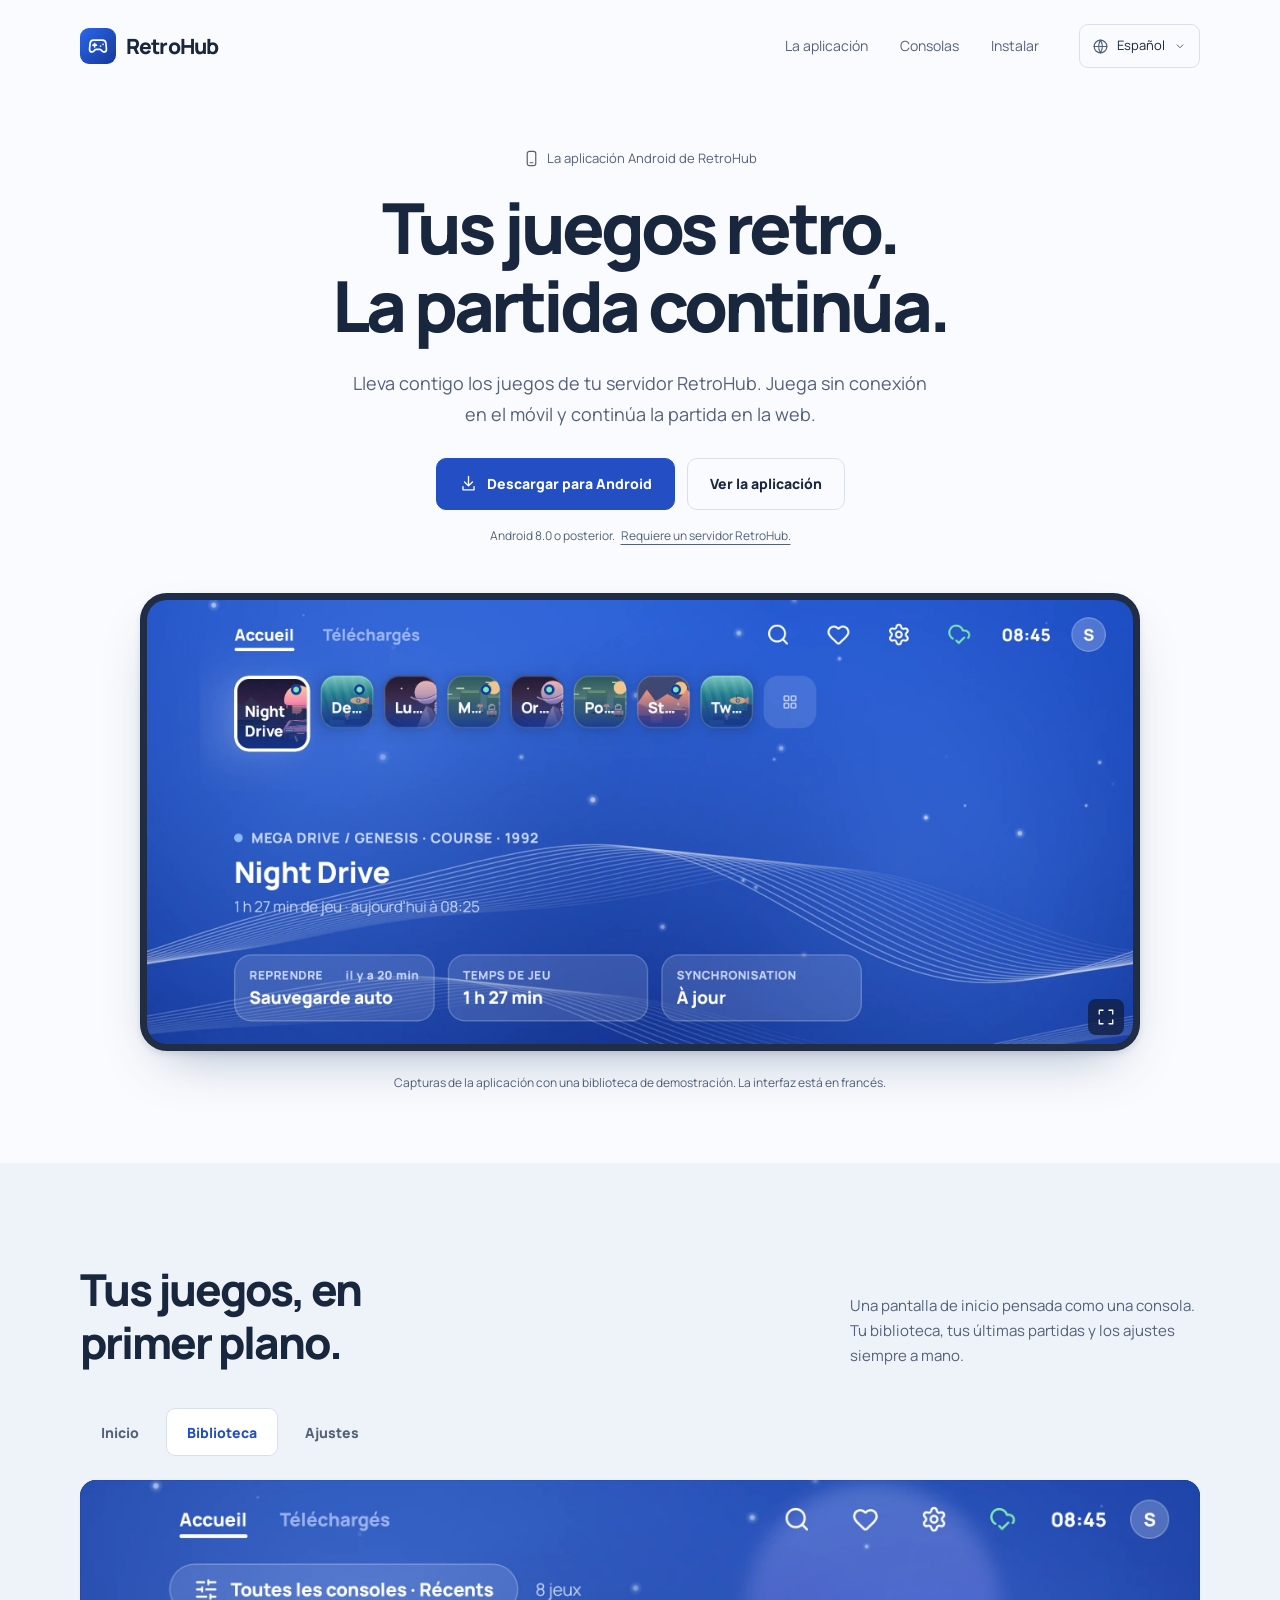
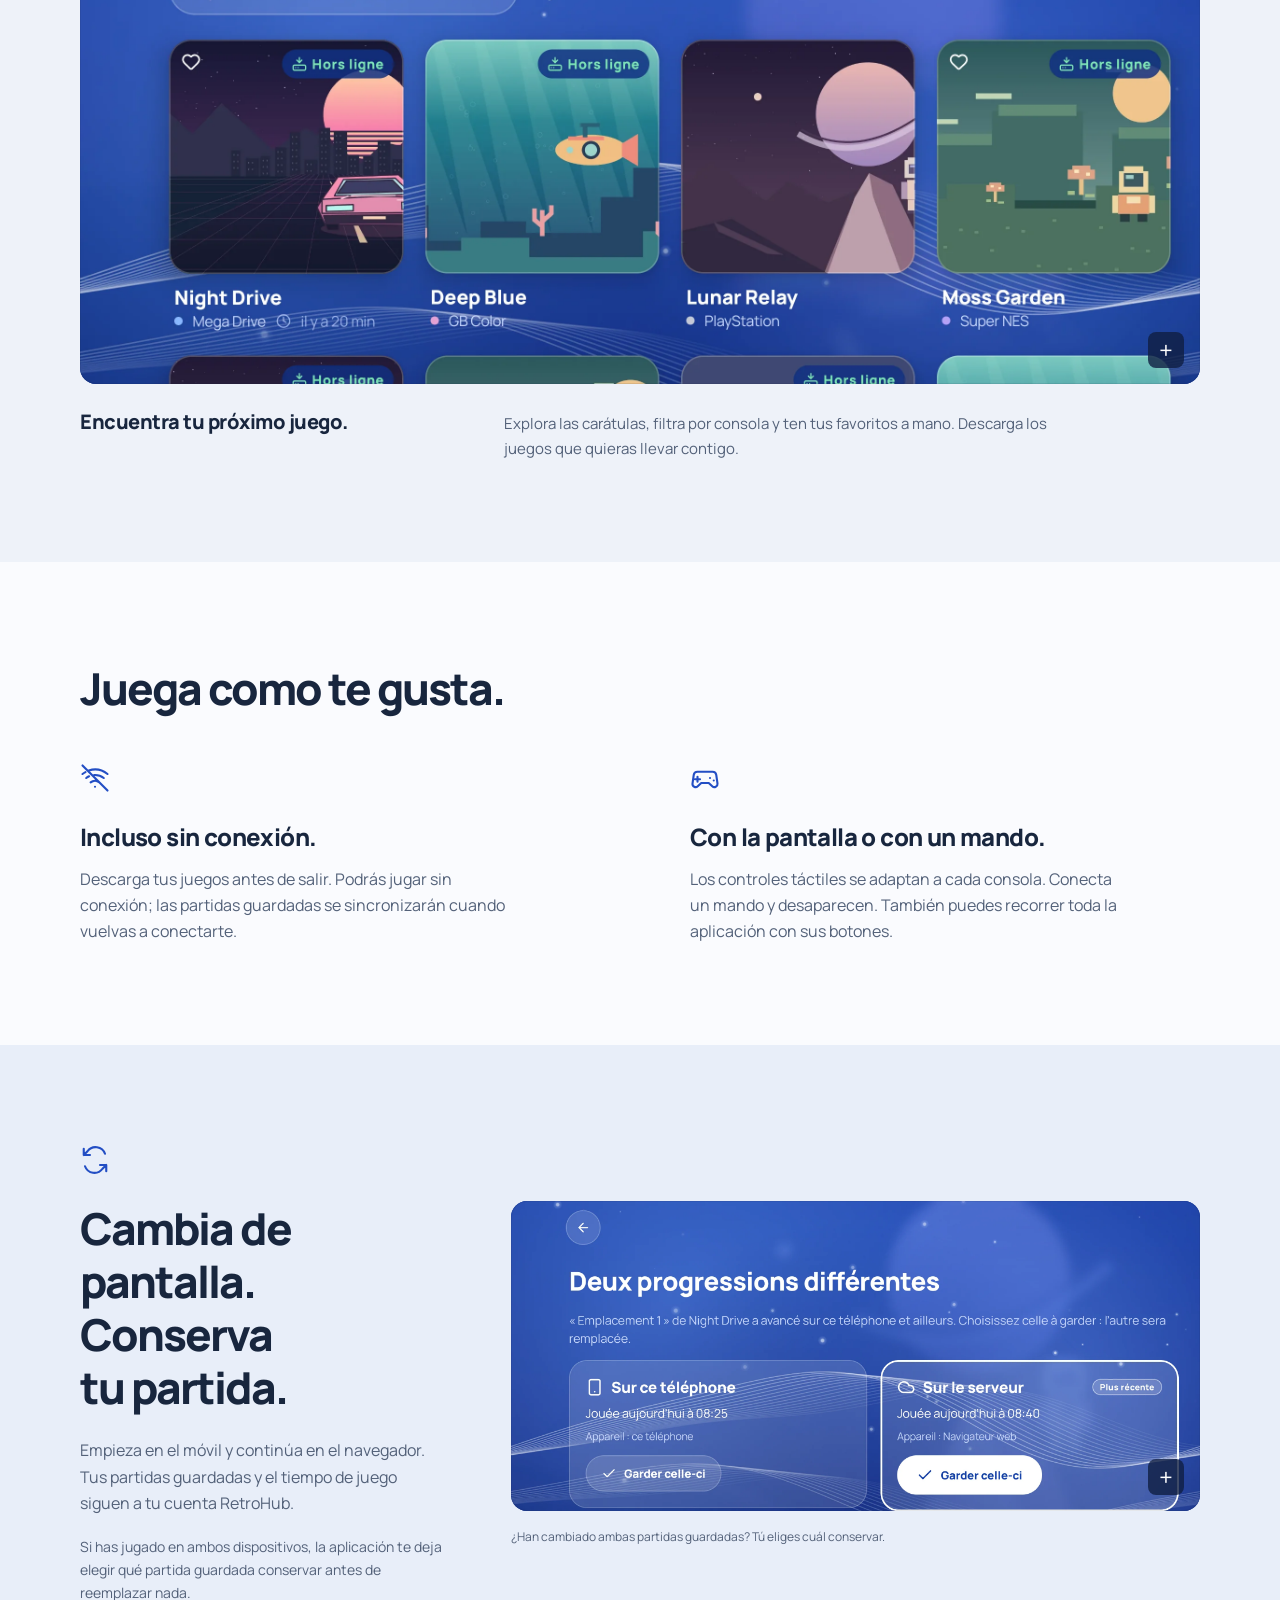
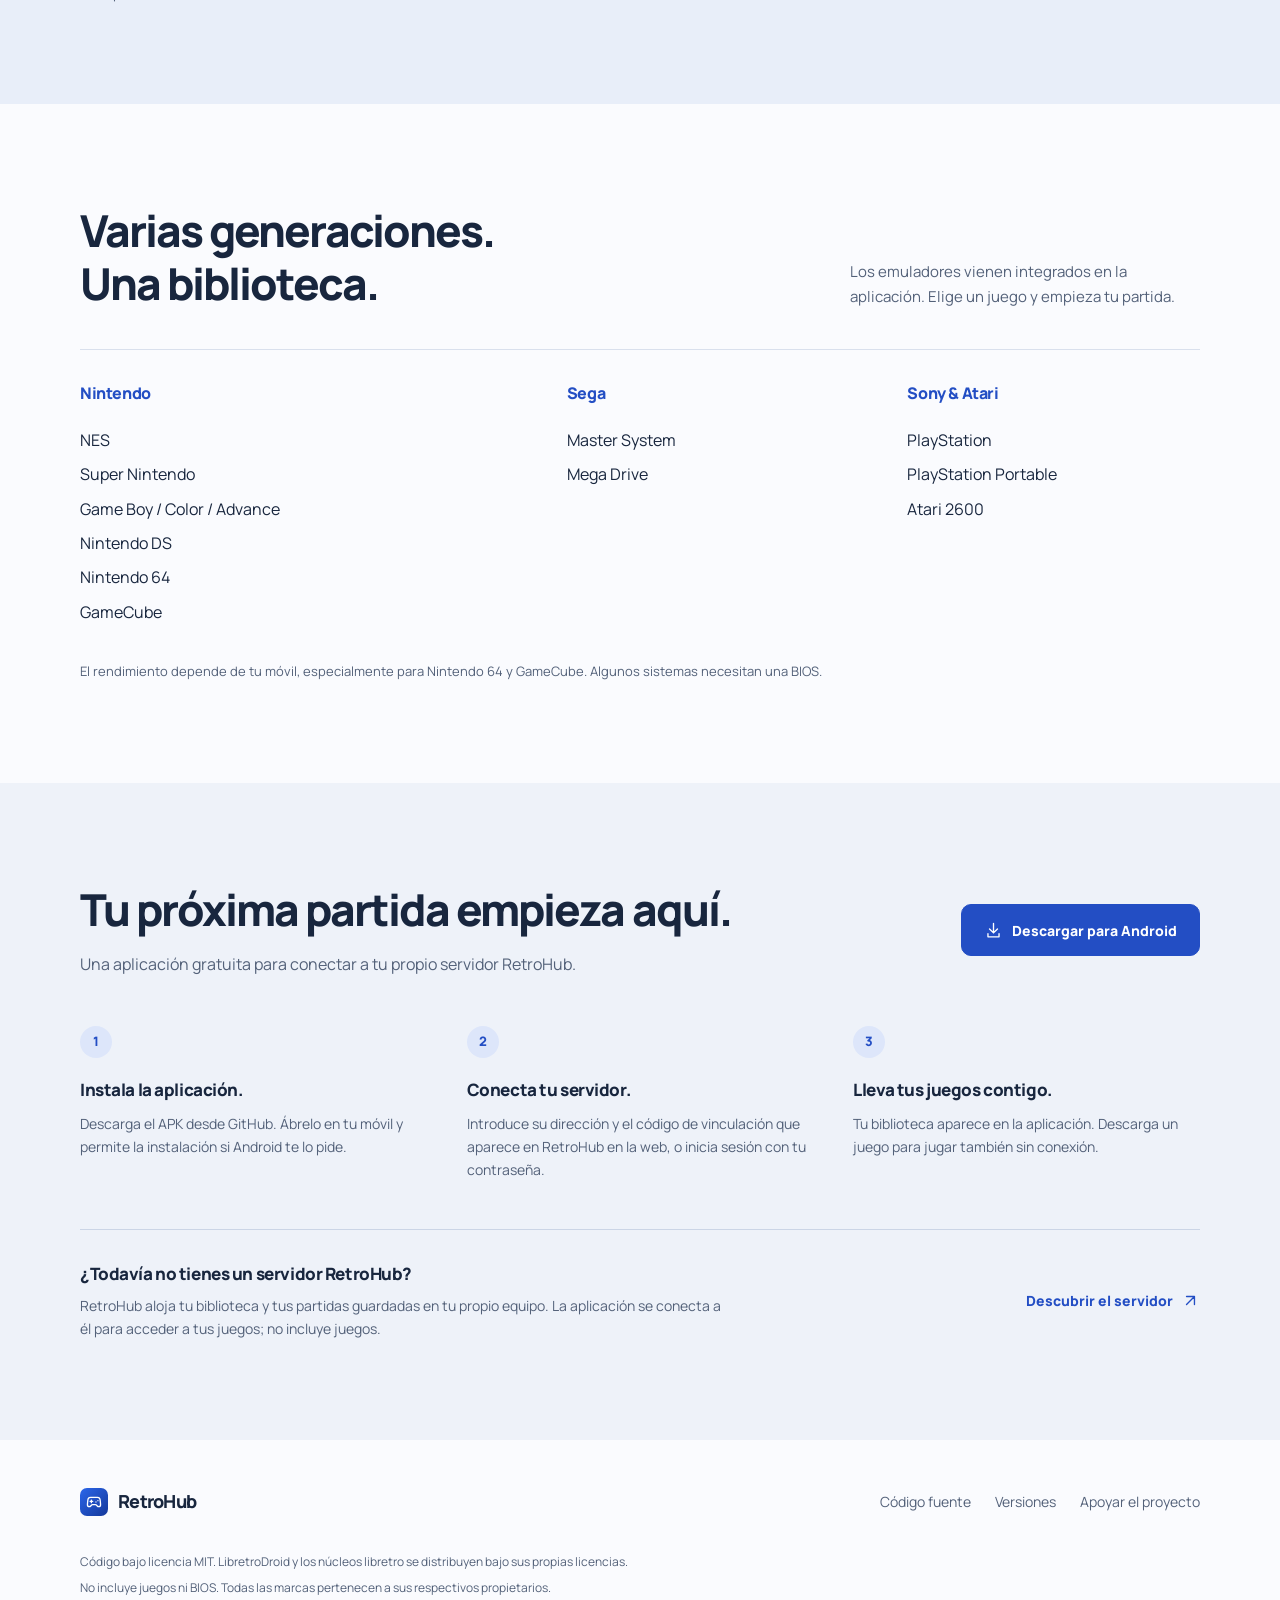
<file: docs/es/index.html>
<!doctype html>
<html lang="es">
<head>
  <meta charset="utf-8">
  <meta name="viewport" content="width=device-width, initial-scale=1">
  <meta name="theme-color" content="#fafbfe">
  <title>RetroHub — Tus juegos retro. La partida continúa.</title>
  <meta name="description" content="Lleva contigo los juegos de tu servidor RetroHub. Juega sin conexión en el móvil y continúa la partida en la web.">
  <meta property="og:title" content="RetroHub — Tus juegos retro. La partida continúa.">
  <meta property="og:description" content="Lleva contigo los juegos de tu servidor RetroHub. Juega sin conexión en el móvil y continúa la partida en la web.">
  <meta property="og:type" content="website">
  <meta property="og:url" content="https://simon-verbois.github.io/retrohub-app/es/">
  <meta property="og:image" content="https://simon-verbois.github.io/retrohub-app/screenshots/home.webp">
  <link rel="canonical" href="https://simon-verbois.github.io/retrohub-app/es/">
  <link rel="alternate" hreflang="en" href="https://simon-verbois.github.io/retrohub-app/">
  <link rel="alternate" hreflang="fr" href="https://simon-verbois.github.io/retrohub-app/fr/">
  <link rel="alternate" hreflang="de" href="https://simon-verbois.github.io/retrohub-app/de/">
  <link rel="alternate" hreflang="es" href="https://simon-verbois.github.io/retrohub-app/es/">
  <link rel="alternate" hreflang="it" href="https://simon-verbois.github.io/retrohub-app/it/">
  <link rel="alternate" hreflang="nl" href="https://simon-verbois.github.io/retrohub-app/nl/">
  <link rel="alternate" hreflang="pt-PT" href="https://simon-verbois.github.io/retrohub-app/pt/">
  <link rel="alternate" hreflang="x-default" href="https://simon-verbois.github.io/retrohub-app/">
  <link rel="icon" href="../favicon.svg" type="image/svg+xml">
  <link rel="preload" href="../fonts/manrope-extrabold.ttf" as="font" type="font/ttf" crossorigin>
  <link rel="stylesheet" href="../styles.css">
  <script src="../site.js" defer></script>
</head>
<body>
  <a class="skip-link" href="#main">Ir al contenido</a>
  <header class="header wrap">
    <a class="brand" href="#main" aria-label="RetroHub"><img src="../favicon.svg" width="36" height="36" alt="">RetroHub</a>
    <nav class="main-nav" aria-label="Navegación principal">
      <a href="#app">La aplicación</a>
      <a href="#consoles">Consolas</a>
      <a href="#install">Instalar</a>
    </nav>
    <details class="languages">
      <summary><svg viewBox="0 0 24 24" aria-hidden="true"><circle cx="12" cy="12" r="9"/><path d="M3 12h18M12 3a18 18 0 0 1 0 18 18 18 0 0 1 0-18"/></svg><span>Español</span><svg class="chevron" viewBox="0 0 24 24" aria-hidden="true"><path d="m7 10 5 5 5-5"/></svg></summary>
      <nav aria-label="Idioma"><a href="../" lang="en" hreflang="en">English</a>
<a href="../fr/" lang="fr" hreflang="fr">Français</a>
<a href="../de/" lang="de" hreflang="de">Deutsch</a>
<a href="../es/" lang="es" hreflang="es" aria-current="page">Español</a>
<a href="../it/" lang="it" hreflang="it">Italiano</a>
<a href="../nl/" lang="nl" hreflang="nl">Nederlands</a>
<a href="../pt/" lang="pt-PT" hreflang="pt-PT">Português</a></nav>
    </details>
  </header>

  <main id="main">
    <section class="hero wrap" aria-labelledby="hero-title">
      <p class="platform"><svg viewBox="0 0 24 24" aria-hidden="true"><rect x="6" y="2" width="12" height="20" rx="3"/><path d="M10 18h4"/></svg>La aplicación Android de RetroHub</p>
      <h1 id="hero-title">Tus juegos retro.<br>La partida continúa.</h1>
      <p class="lead">Lleva contigo los juegos de tu servidor RetroHub. Juega sin conexión en el móvil y continúa la partida en la web.</p>
      <div class="actions">
        <a class="button primary" href="https://github.com/simon-verbois/retrohub-app/releases/latest"><svg viewBox="0 0 24 24" aria-hidden="true"><path d="M12 3v12m-5-5 5 5 5-5M5 16v4h14v-4"/></svg>Descargar para Android</a>
        <a class="button secondary" href="#app">Ver la aplicación</a>
      </div>
      <p class="requirements">Android 8.0 o posterior. <a href="#server">Requiere un servidor RetroHub.</a></p>
      <figure class="hero-product">
        <a href="../screenshots/home.webp" class="screenshot device" data-screenshot aria-label="Ampliar la captura de inicio" data-caption="El inicio y las últimas partidas">
          <img src="../screenshots/home.webp" width="1200" height="540" fetchpriority="high" alt="Inicio de RetroHub con carátulas, el juego seleccionado y tarjetas de partida guardada, tiempo de juego y sincronización">
          <span class="zoom" aria-hidden="true"><svg viewBox="0 0 24 24"><path d="M8 3H3v5m13-5h5v5M3 16v5h5m13-5v5h-5"/></svg></span>
        </a>
        <figcaption>Capturas de la aplicación con una biblioteca de demostración. La interfaz está en francés.</figcaption>
      </figure>
    </section>

    <section id="app" class="app-section section" aria-labelledby="app-title">
      <div class="wrap">
        <div class="section-heading">
          <h2 id="app-title">Tus juegos, en primer plano.</h2>
          <p>Una pantalla de inicio pensada como una consola. Tu biblioteca, tus últimas partidas y los ajustes siempre a mano.</p>
        </div>
        <div class="showcase-tabs" role="tablist" aria-label="Vistas de la aplicación" hidden>
          <button id="tab-home" type="button" role="tab" aria-controls="view-home" aria-selected="false" tabindex="-1">Inicio</button>
          <button id="tab-library" type="button" role="tab" aria-controls="view-library" aria-selected="true" tabindex="0">Biblioteca</button>
          <button id="tab-settings" type="button" role="tab" aria-controls="view-settings" aria-selected="false" tabindex="-1">Ajustes</button>
        </div>
        <div class="showcase-panels">
          <figure id="view-home" class="showcase-panel">
            <a href="../screenshots/home.webp" class="screenshot" data-screenshot aria-label="Ampliar la captura de inicio" data-caption="El inicio y las últimas partidas"><img src="../screenshots/home.webp" width="1200" height="540" loading="lazy" alt="Inicio de RetroHub con carátulas, el juego seleccionado y tarjetas de partida guardada, tiempo de juego y sincronización"><span class="zoom" aria-hidden="true">+</span></a>
            <figcaption><h3>Continúa donde lo dejaste.</h3><p>Elige un juego entre las carátulas. Tu última partida guardada, el tiempo de juego y el estado de sincronización siguen a la vista.</p></figcaption>
          </figure>
          <figure id="view-library" class="showcase-panel">
            <a href="../screenshots/library.webp" class="screenshot" data-screenshot aria-label="Ampliar la captura de la biblioteca" data-caption="La biblioteca y sus filtros"><img src="../screenshots/library.webp" width="1200" height="540" loading="lazy" alt="Biblioteca de RetroHub con varias carátulas y el filtro por consola"><span class="zoom" aria-hidden="true">+</span></a>
            <figcaption><h3>Encuentra tu próximo juego.</h3><p>Explora las carátulas, filtra por consola y ten tus favoritos a mano. Descarga los juegos que quieras llevar contigo.</p></figcaption>
          </figure>
          <figure id="view-settings" class="showcase-panel">
            <a href="../screenshots/settings.webp" class="screenshot" data-screenshot aria-label="Ampliar la captura de los ajustes" data-caption="Los ajustes por consola"><img src="../screenshots/settings.webp" width="1200" height="540" loading="lazy" alt="Ajustes de una consola en RetroHub"><span class="zoom" aria-hidden="true">+</span></a>
            <figcaption><h3>Cada consola, a tu manera.</h3><p>Imagen, resolución, botones y velocidad de avance rápido: adapta cada consola a tu forma de jugar.</p></figcaption>
          </figure>
        </div>
      </div>
    </section>

    <section class="section wrap play-section" aria-labelledby="play-title">
      <h2 id="play-title">Juega como te gusta.</h2>
      <div class="play-features">
        <article>
          <svg class="feature-icon" viewBox="0 0 24 24" aria-hidden="true"><path d="m2 2 20 20M2 8.8a16 16 0 0 1 2.4-1.5M7 6a16 16 0 0 1 15 2.8M5 12a11 11 0 0 1 2.3-1.4m4.1-1a11 11 0 0 1 7.6 2.4M8.5 15.5a5.5 5.5 0 0 1 7 0M12 19h.01"/></svg>
          <h3>Incluso sin conexión.</h3>
          <p>Descarga tus juegos antes de salir. Podrás jugar sin conexión; las partidas guardadas se sincronizarán cuando vuelvas a conectarte.</p>
        </article>
        <article>
          <svg class="feature-icon" viewBox="0 0 24 24" aria-hidden="true"><path d="M6 7h12a3 3 0 0 1 3 2.5l1 7a2.5 2.5 0 0 1-4.2 2.1L15 16H9l-2.8 2.6A2.5 2.5 0 0 1 2 16.5l1-7A3 3 0 0 1 6 7ZM6 11v4m-2-2h4m8-1h.01M19 14h.01"/></svg>
          <h3>Con la pantalla o con un mando.</h3>
          <p>Los controles táctiles se adaptan a cada consola. Conecta un mando y desaparecen. También puedes recorrer toda la aplicación con sus botones.</p>
        </article>
      </div>
    </section>

    <section class="saves-section section" aria-labelledby="saves-title">
      <div class="wrap saves-layout">
        <div class="saves-copy">
          <svg class="feature-icon" viewBox="0 0 24 24" aria-hidden="true"><path d="M20 7a8 8 0 0 0-14-2L3 8m0-5v5h5M4 17a8 8 0 0 0 14 2l3-3m-5 0h5v5"/></svg>
          <h2 id="saves-title">Cambia de pantalla. Conserva tu partida.</h2>
          <p>Empieza en el móvil y continúa en el navegador. Tus partidas guardadas y el tiempo de juego siguen a tu cuenta RetroHub.</p>
          <p class="saves-detail">Si has jugado en ambos dispositivos, la aplicación te deja elegir qué partida guardada conservar antes de reemplazar nada.</p>
        </div>
        <figure>
          <a href="../screenshots/conflict.webp" class="screenshot" data-screenshot aria-label="Ampliar la captura de selección de partida guardada" data-caption="¿Han cambiado ambas partidas guardadas? Tú eliges cuál conservar."><img src="../screenshots/conflict.webp" width="1200" height="540" loading="lazy" alt="Dos partidas guardadas del mismo juego, en el móvil y en el servidor, cada una con un botón para elegirla"><span class="zoom" aria-hidden="true">+</span></a>
          <figcaption>¿Han cambiado ambas partidas guardadas? Tú eliges cuál conservar.</figcaption>
        </figure>
      </div>
    </section>

    <section id="consoles" class="section wrap consoles-section" aria-labelledby="consoles-title">
      <div class="section-heading"><h2 id="consoles-title">Varias generaciones. Una biblioteca.</h2><p>Los emuladores vienen integrados en la aplicación. Elige un juego y empieza tu partida.</p></div>
      <div class="console-families">
        <div><h3>Nintendo</h3><ul><li>NES</li><li>Super Nintendo</li><li>Game Boy / Color / Advance</li><li>Nintendo DS</li><li>Nintendo 64</li><li>GameCube</li></ul></div>
        <div><h3>Sega</h3><ul><li>Master System</li><li>Mega Drive</li></ul></div>
        <div><h3>Sony &amp; Atari</h3><ul><li>PlayStation</li><li>PlayStation Portable</li><li>Atari 2600</li></ul></div>
      </div>
      <p class="compatibility-note">El rendimiento depende de tu móvil, especialmente para Nintendo 64 y GameCube. Algunos sistemas necesitan una BIOS.</p>
    </section>

    <section id="install" class="install-section section" aria-labelledby="install-title">
      <div class="wrap">
        <div class="install-heading"><div><h2 id="install-title">Tu próxima partida empieza aquí.</h2><p>Una aplicación gratuita para conectar a tu propio servidor RetroHub.</p></div><a class="button primary" href="https://github.com/simon-verbois/retrohub-app/releases/latest"><svg viewBox="0 0 24 24" aria-hidden="true"><path d="M12 3v12m-5-5 5 5 5-5M5 16v4h14v-4"/></svg>Descargar para Android</a></div>
        <ol class="install-steps">
          <li><h3>Instala la aplicación.</h3><p>Descarga el APK desde GitHub. Ábrelo en tu móvil y permite la instalación si Android te lo pide.</p></li>
          <li><h3>Conecta tu servidor.</h3><p>Introduce su dirección y el código de vinculación que aparece en RetroHub en la web, o inicia sesión con tu contraseña.</p></li>
          <li><h3>Lleva tus juegos contigo.</h3><p>Tu biblioteca aparece en la aplicación. Descarga un juego para jugar también sin conexión.</p></li>
        </ol>
        <aside id="server" class="server" aria-labelledby="server-title"><div><h3 id="server-title">¿Todavía no tienes un servidor RetroHub?</h3><p>RetroHub aloja tu biblioteca y tus partidas guardadas en tu propio equipo. La aplicación se conecta a él para acceder a tus juegos; no incluye juegos.</p></div><a class="text-link" href="https://simon-verbois.github.io/retrohub/">Descubrir el servidor<svg viewBox="0 0 24 24" aria-hidden="true"><path d="M7 17 17 7M7 7h10v10"/></svg></a></aside>
      </div>
    </section>
  </main>

  <footer class="footer wrap">
    <div class="footer-top"><a class="brand" href="#main"><img src="../favicon.svg" width="28" height="28" alt="">RetroHub</a><nav aria-label="Enlaces del proyecto"><a href="https://github.com/simon-verbois/retrohub-app">Código fuente</a><a href="https://github.com/simon-verbois/retrohub-app/releases">Versiones</a><a href="https://buymeacoffee.com/simonverbois">Apoyar el proyecto</a></nav></div>
    <p>Código bajo licencia MIT. LibretroDroid y los núcleos libretro se distribuyen bajo sus propias licencias.</p>
    <p>No incluye juegos ni BIOS. Todas las marcas pertenecen a sus respectivos propietarios.</p>
  </footer>

  <dialog class="image-dialog" aria-label="Captura de la aplicación">
    <form method="dialog"><button class="dialog-close" aria-label="Cerrar la captura"><svg viewBox="0 0 24 24" aria-hidden="true"><path d="m6 6 12 12M6 18 18 6"/></svg></button></form>
    <figure><img width="1200" height="540" alt=""><figcaption></figcaption></figure>
  </dialog>
</body>
</html>
</file>
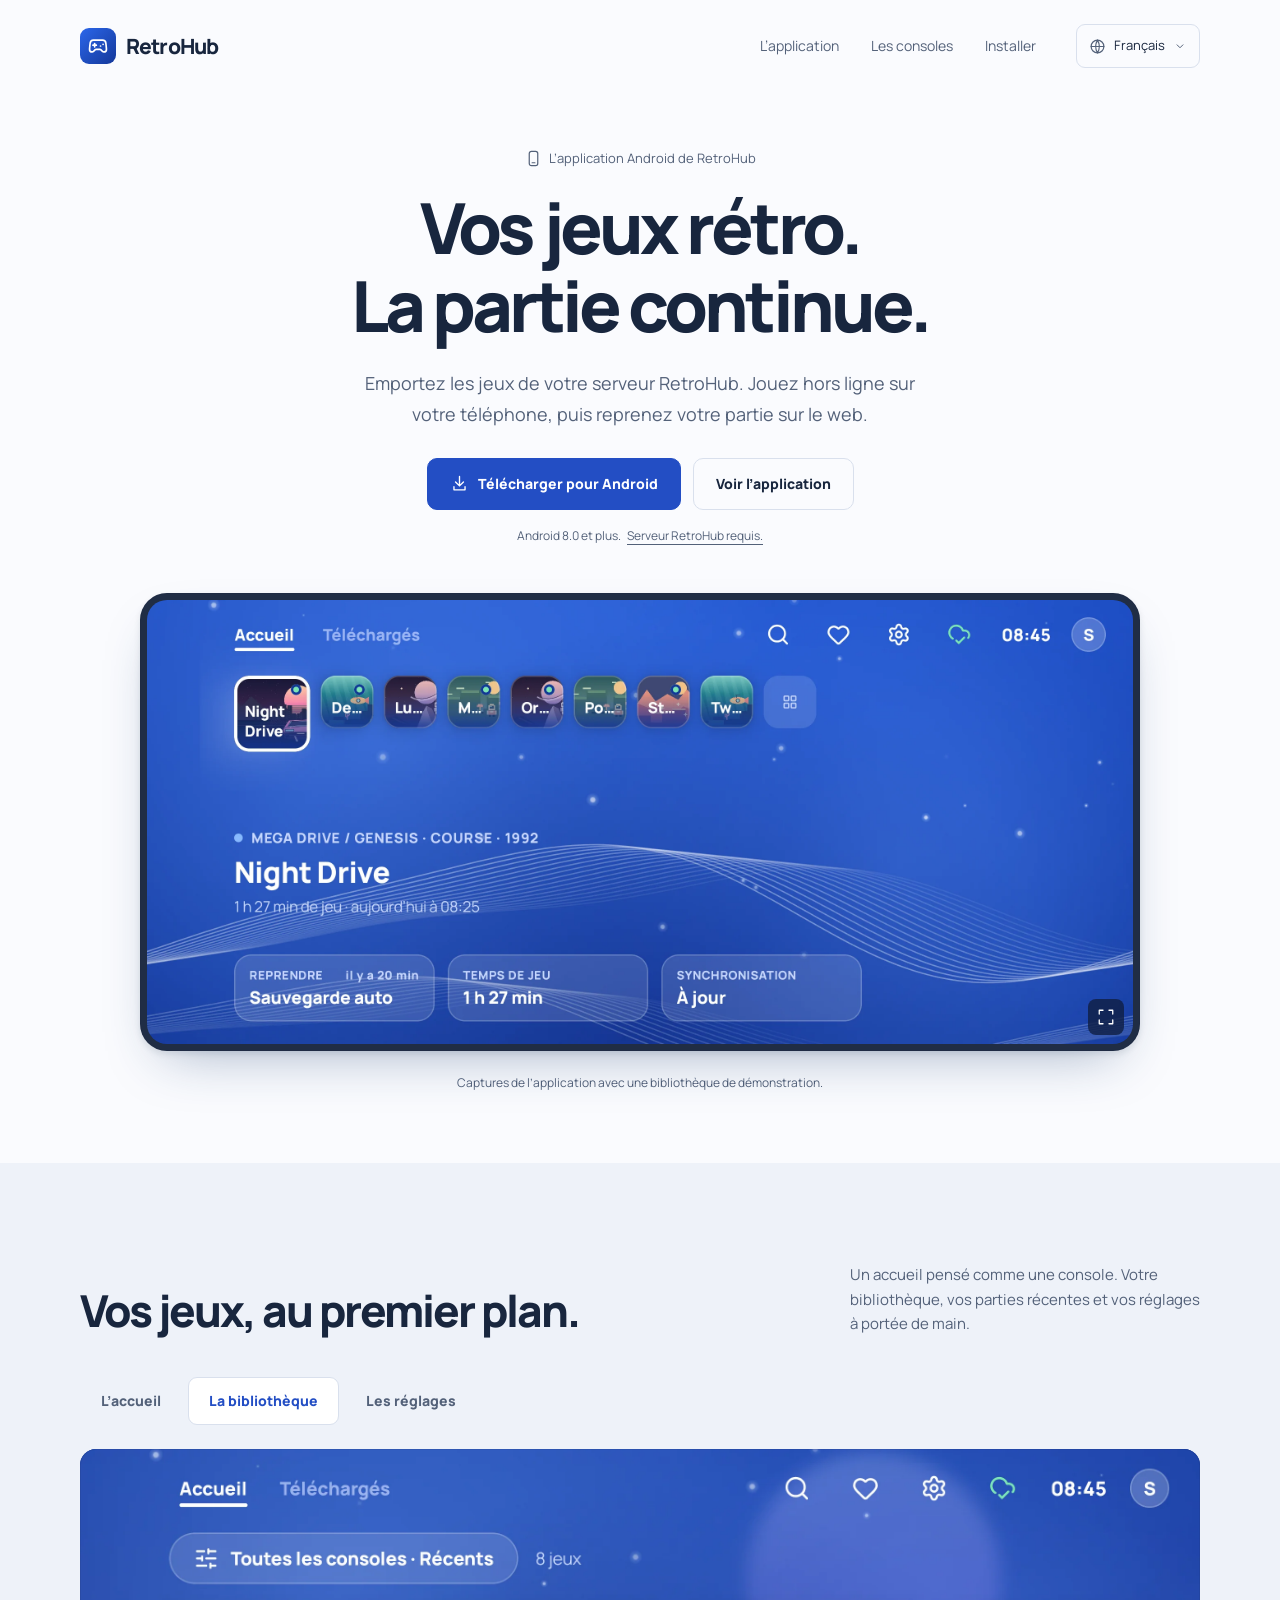
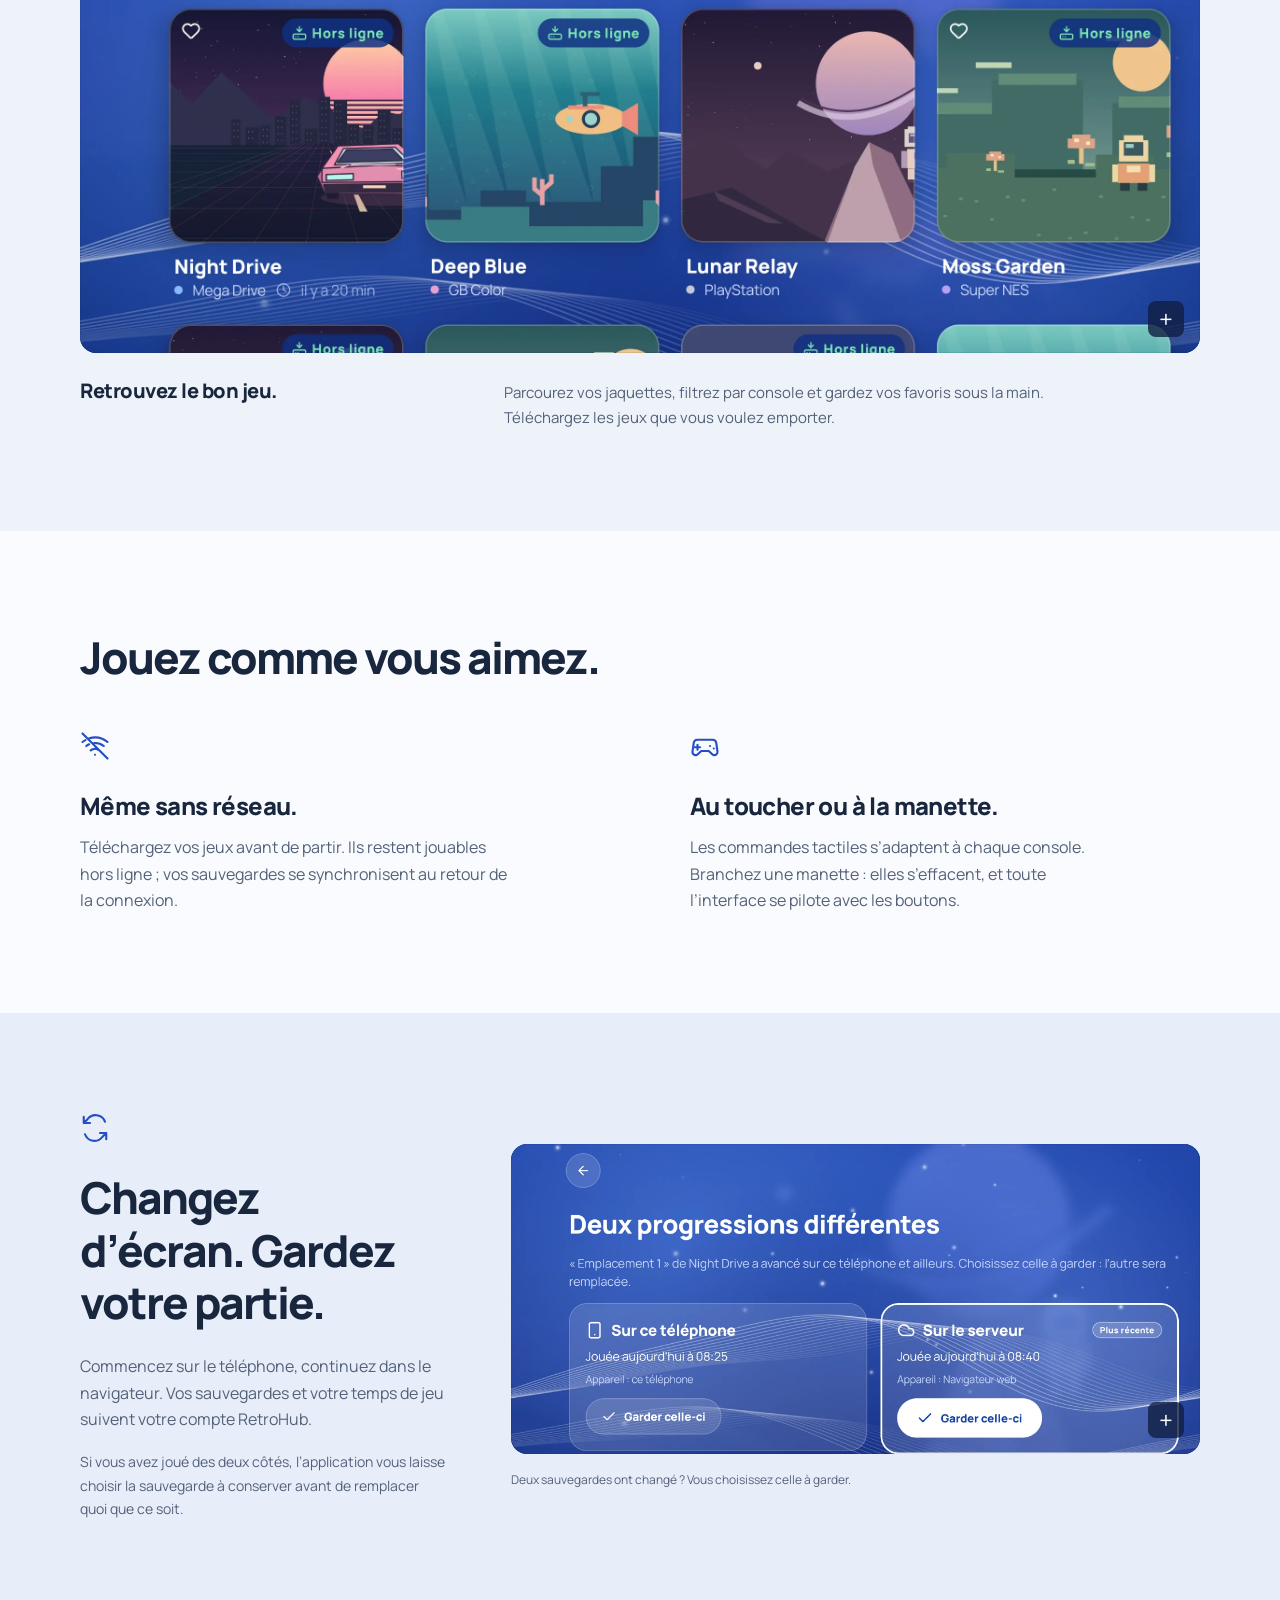
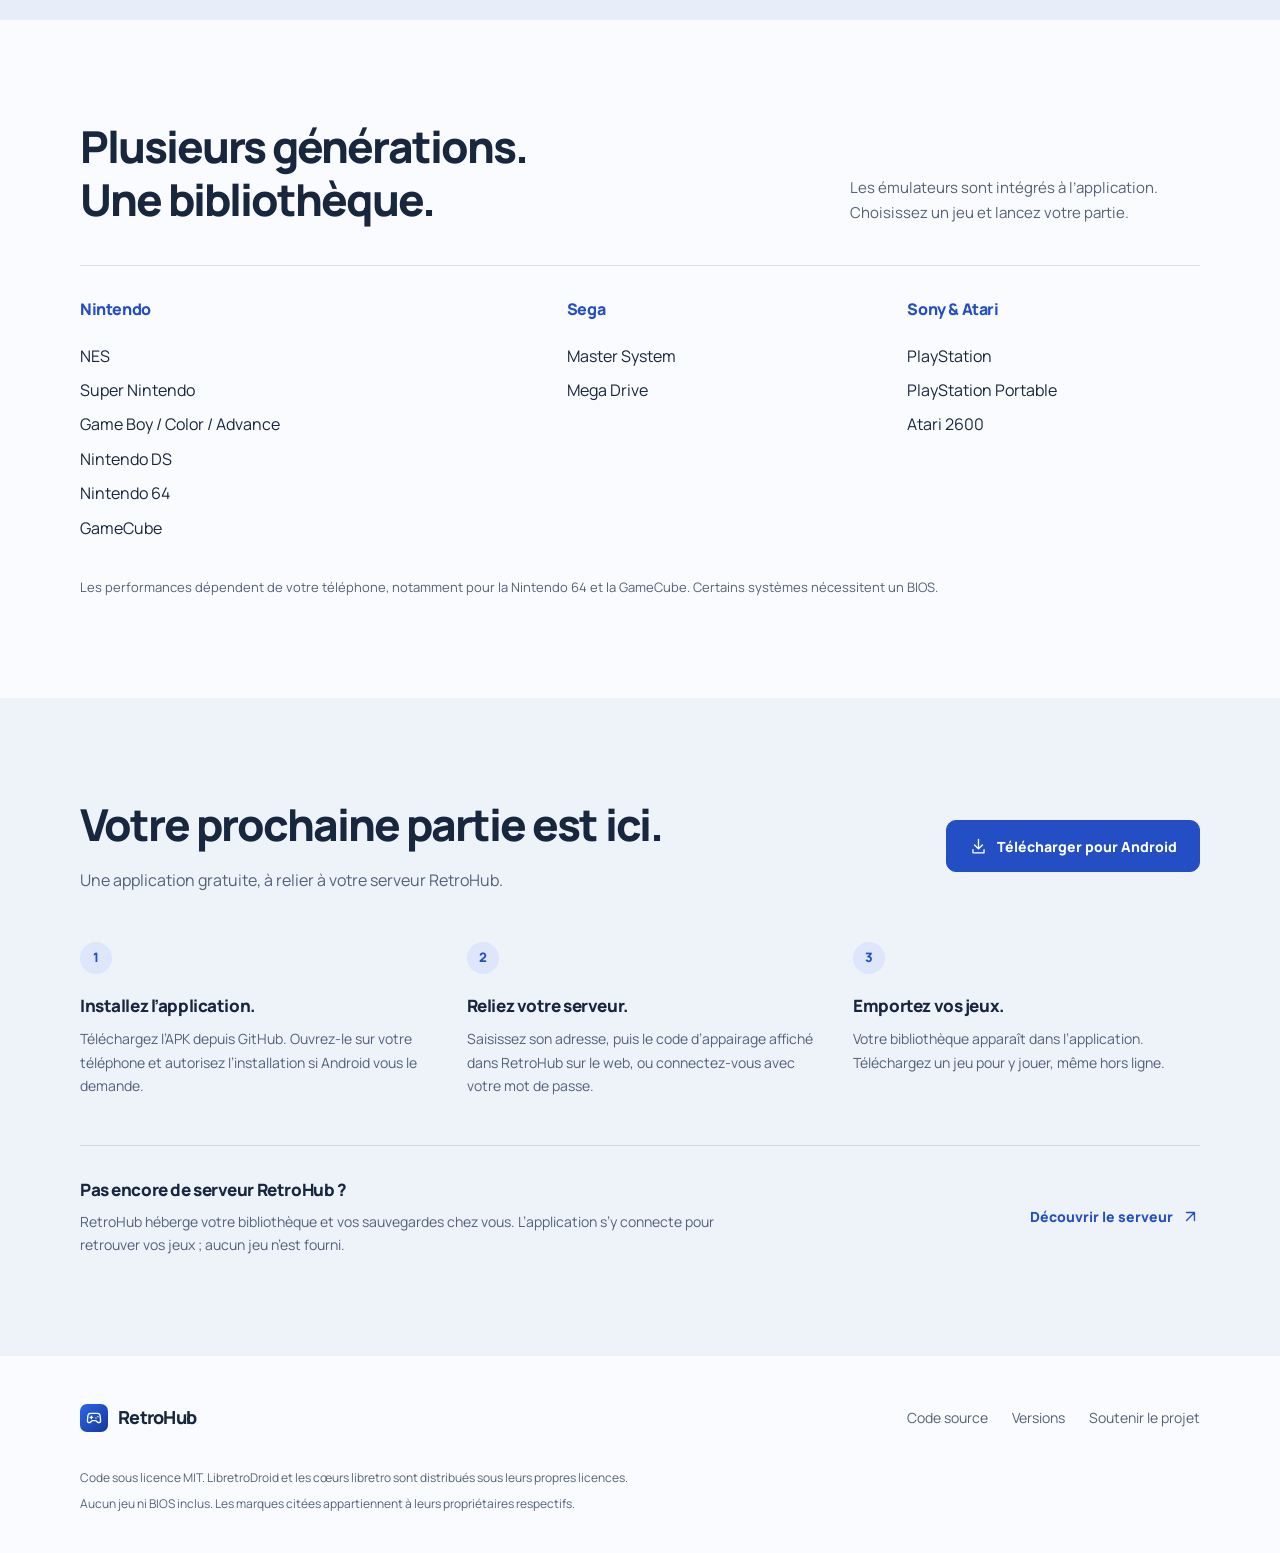
<file: docs/fr/index.html>
<!doctype html>
<html lang="fr">
<head>
  <meta charset="utf-8">
  <meta name="viewport" content="width=device-width, initial-scale=1">
  <meta name="theme-color" content="#fafbfe">
  <title>RetroHub — Vos jeux rétro. La partie continue.</title>
  <meta name="description" content="Emportez les jeux de votre serveur RetroHub. Jouez hors ligne sur votre téléphone, puis reprenez votre partie sur le web.">
  <meta property="og:title" content="RetroHub — Vos jeux rétro. La partie continue.">
  <meta property="og:description" content="Emportez les jeux de votre serveur RetroHub. Jouez hors ligne sur votre téléphone, puis reprenez votre partie sur le web.">
  <meta property="og:type" content="website">
  <meta property="og:url" content="https://simon-verbois.github.io/retrohub-app/fr/">
  <meta property="og:image" content="https://simon-verbois.github.io/retrohub-app/screenshots/home.webp">
  <link rel="canonical" href="https://simon-verbois.github.io/retrohub-app/fr/">
  <link rel="alternate" hreflang="en" href="https://simon-verbois.github.io/retrohub-app/">
  <link rel="alternate" hreflang="fr" href="https://simon-verbois.github.io/retrohub-app/fr/">
  <link rel="alternate" hreflang="de" href="https://simon-verbois.github.io/retrohub-app/de/">
  <link rel="alternate" hreflang="es" href="https://simon-verbois.github.io/retrohub-app/es/">
  <link rel="alternate" hreflang="it" href="https://simon-verbois.github.io/retrohub-app/it/">
  <link rel="alternate" hreflang="nl" href="https://simon-verbois.github.io/retrohub-app/nl/">
  <link rel="alternate" hreflang="pt-PT" href="https://simon-verbois.github.io/retrohub-app/pt/">
  <link rel="alternate" hreflang="x-default" href="https://simon-verbois.github.io/retrohub-app/">
  <link rel="icon" href="../favicon.svg" type="image/svg+xml">
  <link rel="preload" href="../fonts/manrope-extrabold.ttf" as="font" type="font/ttf" crossorigin>
  <link rel="stylesheet" href="../styles.css">
  <script src="../site.js" defer></script>
</head>
<body>
  <a class="skip-link" href="#main">Aller au contenu</a>
  <header class="header wrap">
    <a class="brand" href="#main" aria-label="RetroHub"><img src="../favicon.svg" width="36" height="36" alt="">RetroHub</a>
    <nav class="main-nav" aria-label="Navigation principale">
      <a href="#app">L’application</a>
      <a href="#consoles">Les consoles</a>
      <a href="#install">Installer</a>
    </nav>
    <details class="languages">
      <summary><svg viewBox="0 0 24 24" aria-hidden="true"><circle cx="12" cy="12" r="9"/><path d="M3 12h18M12 3a18 18 0 0 1 0 18 18 18 0 0 1 0-18"/></svg><span>Français</span><svg class="chevron" viewBox="0 0 24 24" aria-hidden="true"><path d="m7 10 5 5 5-5"/></svg></summary>
      <nav aria-label="Langue"><a href="../" lang="en" hreflang="en">English</a>
<a href="../fr/" lang="fr" hreflang="fr" aria-current="page">Français</a>
<a href="../de/" lang="de" hreflang="de">Deutsch</a>
<a href="../es/" lang="es" hreflang="es">Español</a>
<a href="../it/" lang="it" hreflang="it">Italiano</a>
<a href="../nl/" lang="nl" hreflang="nl">Nederlands</a>
<a href="../pt/" lang="pt-PT" hreflang="pt-PT">Português</a></nav>
    </details>
  </header>

  <main id="main">
    <section class="hero wrap" aria-labelledby="hero-title">
      <p class="platform"><svg viewBox="0 0 24 24" aria-hidden="true"><rect x="6" y="2" width="12" height="20" rx="3"/><path d="M10 18h4"/></svg>L’application Android de RetroHub</p>
      <h1 id="hero-title">Vos jeux rétro.<br>La partie continue.</h1>
      <p class="lead">Emportez les jeux de votre serveur RetroHub. Jouez hors ligne sur votre téléphone, puis reprenez votre partie sur le web.</p>
      <div class="actions">
        <a class="button primary" href="https://github.com/simon-verbois/retrohub-app/releases/latest"><svg viewBox="0 0 24 24" aria-hidden="true"><path d="M12 3v12m-5-5 5 5 5-5M5 16v4h14v-4"/></svg>Télécharger pour Android</a>
        <a class="button secondary" href="#app">Voir l’application</a>
      </div>
      <p class="requirements">Android 8.0 et plus. <a href="#server">Serveur RetroHub requis.</a></p>
      <figure class="hero-product">
        <a href="../screenshots/home.webp" class="screenshot device" data-screenshot aria-label="Agrandir la capture de l’accueil" data-caption="L’accueil et les dernières parties">
          <img src="../screenshots/home.webp" width="1200" height="540" fetchpriority="high" alt="Accueil RetroHub avec une rangée de jaquettes, le jeu sélectionné et les cartes de reprise, de temps de jeu et de synchronisation">
          <span class="zoom" aria-hidden="true"><svg viewBox="0 0 24 24"><path d="M8 3H3v5m13-5h5v5M3 16v5h5m13-5v5h-5"/></svg></span>
        </a>
        <figcaption>Captures de l’application avec une bibliothèque de démonstration.</figcaption>
      </figure>
    </section>

    <section id="app" class="app-section section" aria-labelledby="app-title">
      <div class="wrap">
        <div class="section-heading">
          <h2 id="app-title">Vos jeux, au premier plan.</h2>
          <p>Un accueil pensé comme une console. Votre bibliothèque, vos parties récentes et vos réglages à portée de main.</p>
        </div>
        <div class="showcase-tabs" role="tablist" aria-label="Vues de l’application" hidden>
          <button id="tab-home" type="button" role="tab" aria-controls="view-home" aria-selected="false" tabindex="-1">L’accueil</button>
          <button id="tab-library" type="button" role="tab" aria-controls="view-library" aria-selected="true" tabindex="0">La bibliothèque</button>
          <button id="tab-settings" type="button" role="tab" aria-controls="view-settings" aria-selected="false" tabindex="-1">Les réglages</button>
        </div>
        <div class="showcase-panels">
          <figure id="view-home" class="showcase-panel">
            <a href="../screenshots/home.webp" class="screenshot" data-screenshot aria-label="Agrandir la capture de l’accueil" data-caption="L’accueil et les dernières parties"><img src="../screenshots/home.webp" width="1200" height="540" loading="lazy" alt="Accueil RetroHub avec une rangée de jaquettes, le jeu sélectionné et les cartes de reprise, de temps de jeu et de synchronisation"><span class="zoom" aria-hidden="true">+</span></a>
            <figcaption><h3>Reprenez là où vous en étiez.</h3><p>Choisissez un jeu dans la rangée de jaquettes. Votre dernière sauvegarde, le temps de jeu et la synchronisation restent visibles.</p></figcaption>
          </figure>
          <figure id="view-library" class="showcase-panel">
            <a href="../screenshots/library.webp" class="screenshot" data-screenshot aria-label="Agrandir la capture de la bibliothèque" data-caption="La bibliothèque et ses filtres"><img src="../screenshots/library.webp" width="1200" height="540" loading="lazy" alt="Bibliothèque RetroHub avec les jaquettes de plusieurs jeux et le filtre par console"><span class="zoom" aria-hidden="true">+</span></a>
            <figcaption><h3>Retrouvez le bon jeu.</h3><p>Parcourez vos jaquettes, filtrez par console et gardez vos favoris sous la main. Téléchargez les jeux que vous voulez emporter.</p></figcaption>
          </figure>
          <figure id="view-settings" class="showcase-panel">
            <a href="../screenshots/settings.webp" class="screenshot" data-screenshot aria-label="Agrandir la capture des réglages" data-caption="Les réglages par console"><img src="../screenshots/settings.webp" width="1200" height="540" loading="lazy" alt="Réglages d’une console dans RetroHub"><span class="zoom" aria-hidden="true">+</span></a>
            <figcaption><h3>À chaque console ses réglages.</h3><p>Rendu de l’image, résolution, boutons et vitesse d’avance rapide : adaptez chaque console à votre façon de jouer.</p></figcaption>
          </figure>
        </div>
      </div>
    </section>

    <section class="section wrap play-section" aria-labelledby="play-title">
      <h2 id="play-title">Jouez comme vous aimez.</h2>
      <div class="play-features">
        <article>
          <svg class="feature-icon" viewBox="0 0 24 24" aria-hidden="true"><path d="m2 2 20 20M2 8.8a16 16 0 0 1 2.4-1.5M7 6a16 16 0 0 1 15 2.8M5 12a11 11 0 0 1 2.3-1.4m4.1-1a11 11 0 0 1 7.6 2.4M8.5 15.5a5.5 5.5 0 0 1 7 0M12 19h.01"/></svg>
          <h3>Même sans réseau.</h3>
          <p>Téléchargez vos jeux avant de partir. Ils restent jouables hors ligne ; vos sauvegardes se synchronisent au retour de la connexion.</p>
        </article>
        <article>
          <svg class="feature-icon" viewBox="0 0 24 24" aria-hidden="true"><path d="M6 7h12a3 3 0 0 1 3 2.5l1 7a2.5 2.5 0 0 1-4.2 2.1L15 16H9l-2.8 2.6A2.5 2.5 0 0 1 2 16.5l1-7A3 3 0 0 1 6 7ZM6 11v4m-2-2h4m8-1h.01M19 14h.01"/></svg>
          <h3>Au toucher ou à la manette.</h3>
          <p>Les commandes tactiles s’adaptent à chaque console. Branchez une manette : elles s’effacent, et toute l’interface se pilote avec les boutons.</p>
        </article>
      </div>
    </section>

    <section class="saves-section section" aria-labelledby="saves-title">
      <div class="wrap saves-layout">
        <div class="saves-copy">
          <svg class="feature-icon" viewBox="0 0 24 24" aria-hidden="true"><path d="M20 7a8 8 0 0 0-14-2L3 8m0-5v5h5M4 17a8 8 0 0 0 14 2l3-3m-5 0h5v5"/></svg>
          <h2 id="saves-title">Changez d’écran. Gardez votre partie.</h2>
          <p>Commencez sur le téléphone, continuez dans le navigateur. Vos sauvegardes et votre temps de jeu suivent votre compte RetroHub.</p>
          <p class="saves-detail">Si vous avez joué des deux côtés, l’application vous laisse choisir la sauvegarde à conserver avant de remplacer quoi que ce soit.</p>
        </div>
        <figure>
          <a href="../screenshots/conflict.webp" class="screenshot" data-screenshot aria-label="Agrandir la capture du choix de sauvegarde" data-caption="Deux sauvegardes ont changé ? Vous choisissez celle à garder."><img src="../screenshots/conflict.webp" width="1200" height="540" loading="lazy" alt="Deux sauvegardes de la même partie, sur le téléphone et sur le serveur, avec un bouton pour choisir chacune"><span class="zoom" aria-hidden="true">+</span></a>
          <figcaption>Deux sauvegardes ont changé ? Vous choisissez celle à garder.</figcaption>
        </figure>
      </div>
    </section>

    <section id="consoles" class="section wrap consoles-section" aria-labelledby="consoles-title">
      <div class="section-heading"><h2 id="consoles-title">Plusieurs générations. Une bibliothèque.</h2><p>Les émulateurs sont intégrés à l’application. Choisissez un jeu et lancez votre partie.</p></div>
      <div class="console-families">
        <div><h3>Nintendo</h3><ul><li>NES</li><li>Super Nintendo</li><li>Game Boy / Color / Advance</li><li>Nintendo DS</li><li>Nintendo 64</li><li>GameCube</li></ul></div>
        <div><h3>Sega</h3><ul><li>Master System</li><li>Mega Drive</li></ul></div>
        <div><h3>Sony &amp; Atari</h3><ul><li>PlayStation</li><li>PlayStation Portable</li><li>Atari 2600</li></ul></div>
      </div>
      <p class="compatibility-note">Les performances dépendent de votre téléphone, notamment pour la Nintendo 64 et la GameCube. Certains systèmes nécessitent un BIOS.</p>
    </section>

    <section id="install" class="install-section section" aria-labelledby="install-title">
      <div class="wrap">
        <div class="install-heading"><div><h2 id="install-title">Votre prochaine partie est ici.</h2><p>Une application gratuite, à relier à votre serveur RetroHub.</p></div><a class="button primary" href="https://github.com/simon-verbois/retrohub-app/releases/latest"><svg viewBox="0 0 24 24" aria-hidden="true"><path d="M12 3v12m-5-5 5 5 5-5M5 16v4h14v-4"/></svg>Télécharger pour Android</a></div>
        <ol class="install-steps">
          <li><h3>Installez l’application.</h3><p>Téléchargez l’APK depuis GitHub. Ouvrez-le sur votre téléphone et autorisez l’installation si Android vous le demande.</p></li>
          <li><h3>Reliez votre serveur.</h3><p>Saisissez son adresse, puis le code d’appairage affiché dans RetroHub sur le web, ou connectez-vous avec votre mot de passe.</p></li>
          <li><h3>Emportez vos jeux.</h3><p>Votre bibliothèque apparaît dans l’application. Téléchargez un jeu pour y jouer, même hors ligne.</p></li>
        </ol>
        <aside id="server" class="server" aria-labelledby="server-title"><div><h3 id="server-title">Pas encore de serveur RetroHub ?</h3><p>RetroHub héberge votre bibliothèque et vos sauvegardes chez vous. L’application s’y connecte pour retrouver vos jeux ; aucun jeu n’est fourni.</p></div><a class="text-link" href="https://simon-verbois.github.io/retrohub/">Découvrir le serveur<svg viewBox="0 0 24 24" aria-hidden="true"><path d="M7 17 17 7M7 7h10v10"/></svg></a></aside>
      </div>
    </section>
  </main>

  <footer class="footer wrap">
    <div class="footer-top"><a class="brand" href="#main"><img src="../favicon.svg" width="28" height="28" alt="">RetroHub</a><nav aria-label="Liens du projet"><a href="https://github.com/simon-verbois/retrohub-app">Code source</a><a href="https://github.com/simon-verbois/retrohub-app/releases">Versions</a><a href="https://buymeacoffee.com/simonverbois">Soutenir le projet</a></nav></div>
    <p>Code sous licence MIT. LibretroDroid et les cœurs libretro sont distribués sous leurs propres licences.</p>
    <p>Aucun jeu ni BIOS inclus. Les marques citées appartiennent à leurs propriétaires respectifs.</p>
  </footer>

  <dialog class="image-dialog" aria-label="Capture de l’application">
    <form method="dialog"><button class="dialog-close" aria-label="Fermer la capture"><svg viewBox="0 0 24 24" aria-hidden="true"><path d="m6 6 12 12M6 18 18 6"/></svg></button></form>
    <figure><img width="1200" height="540" alt=""><figcaption></figcaption></figure>
  </dialog>
</body>
</html>
</file>
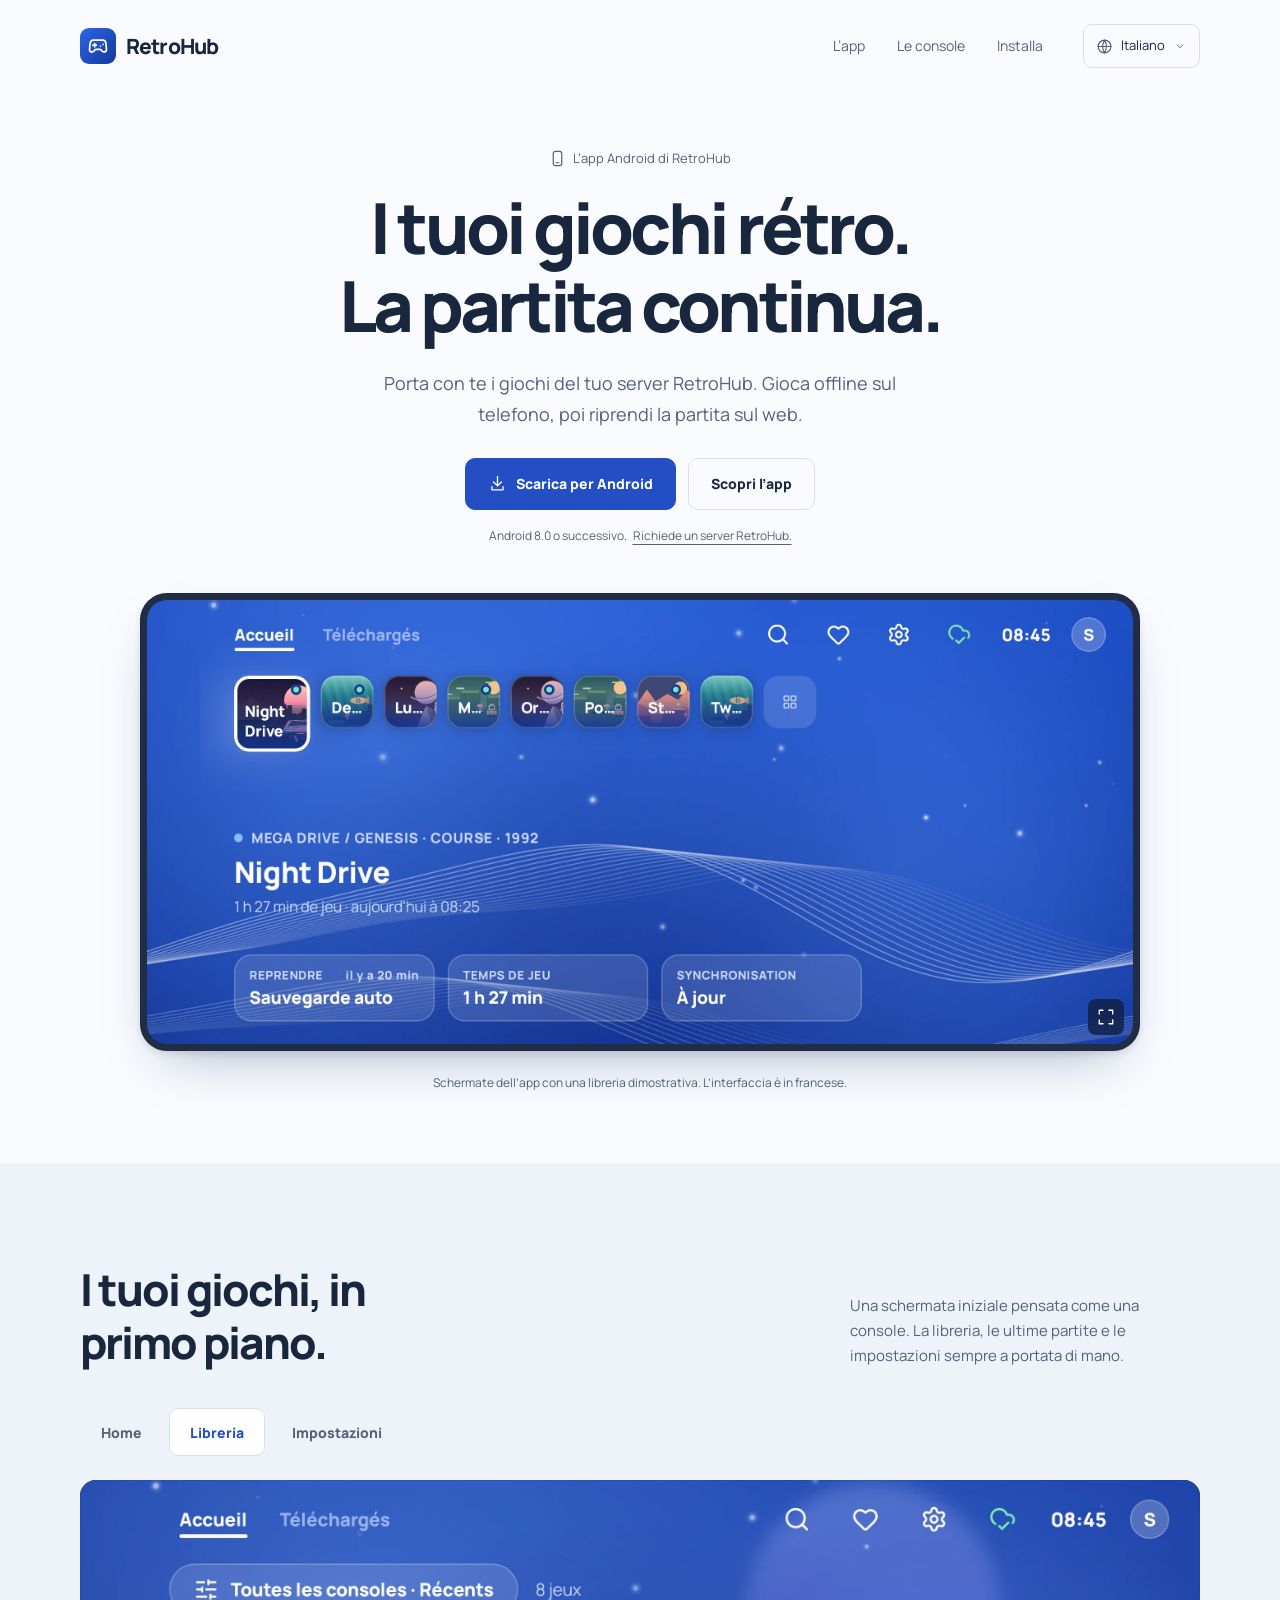
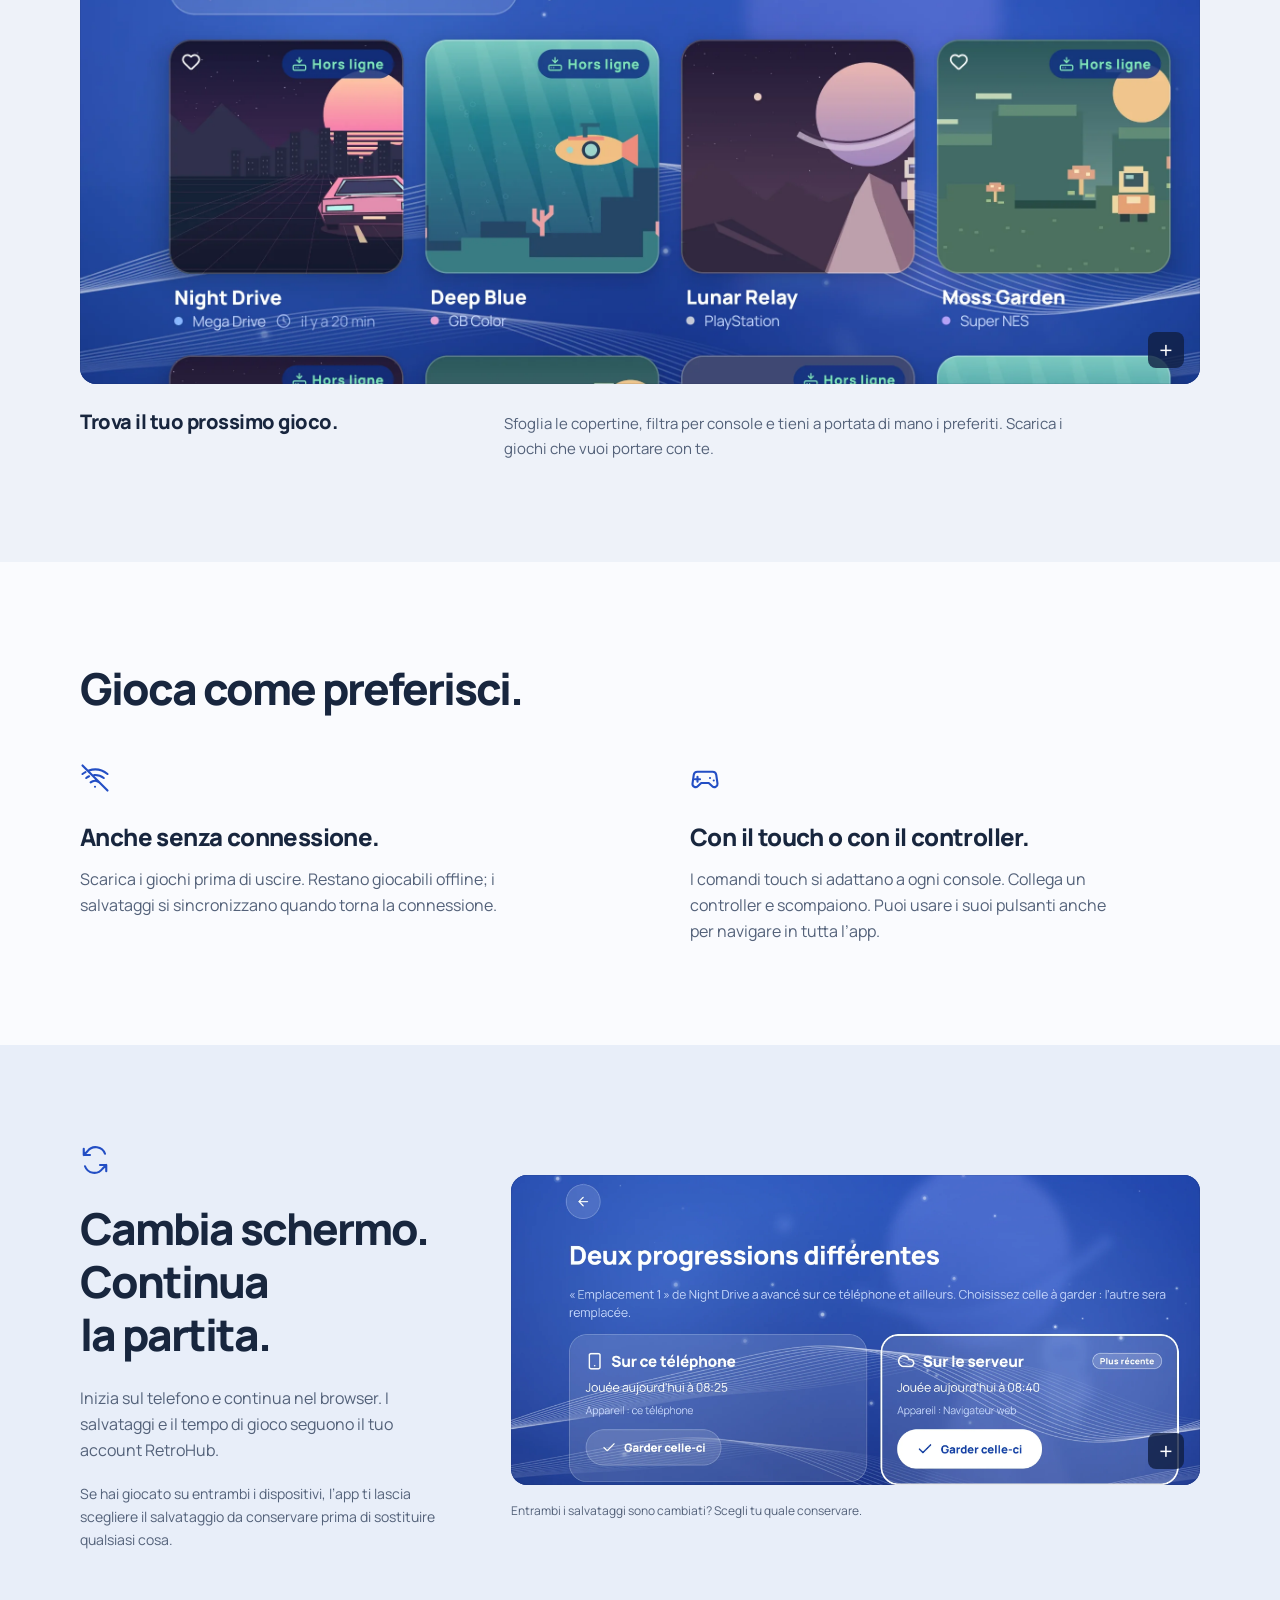
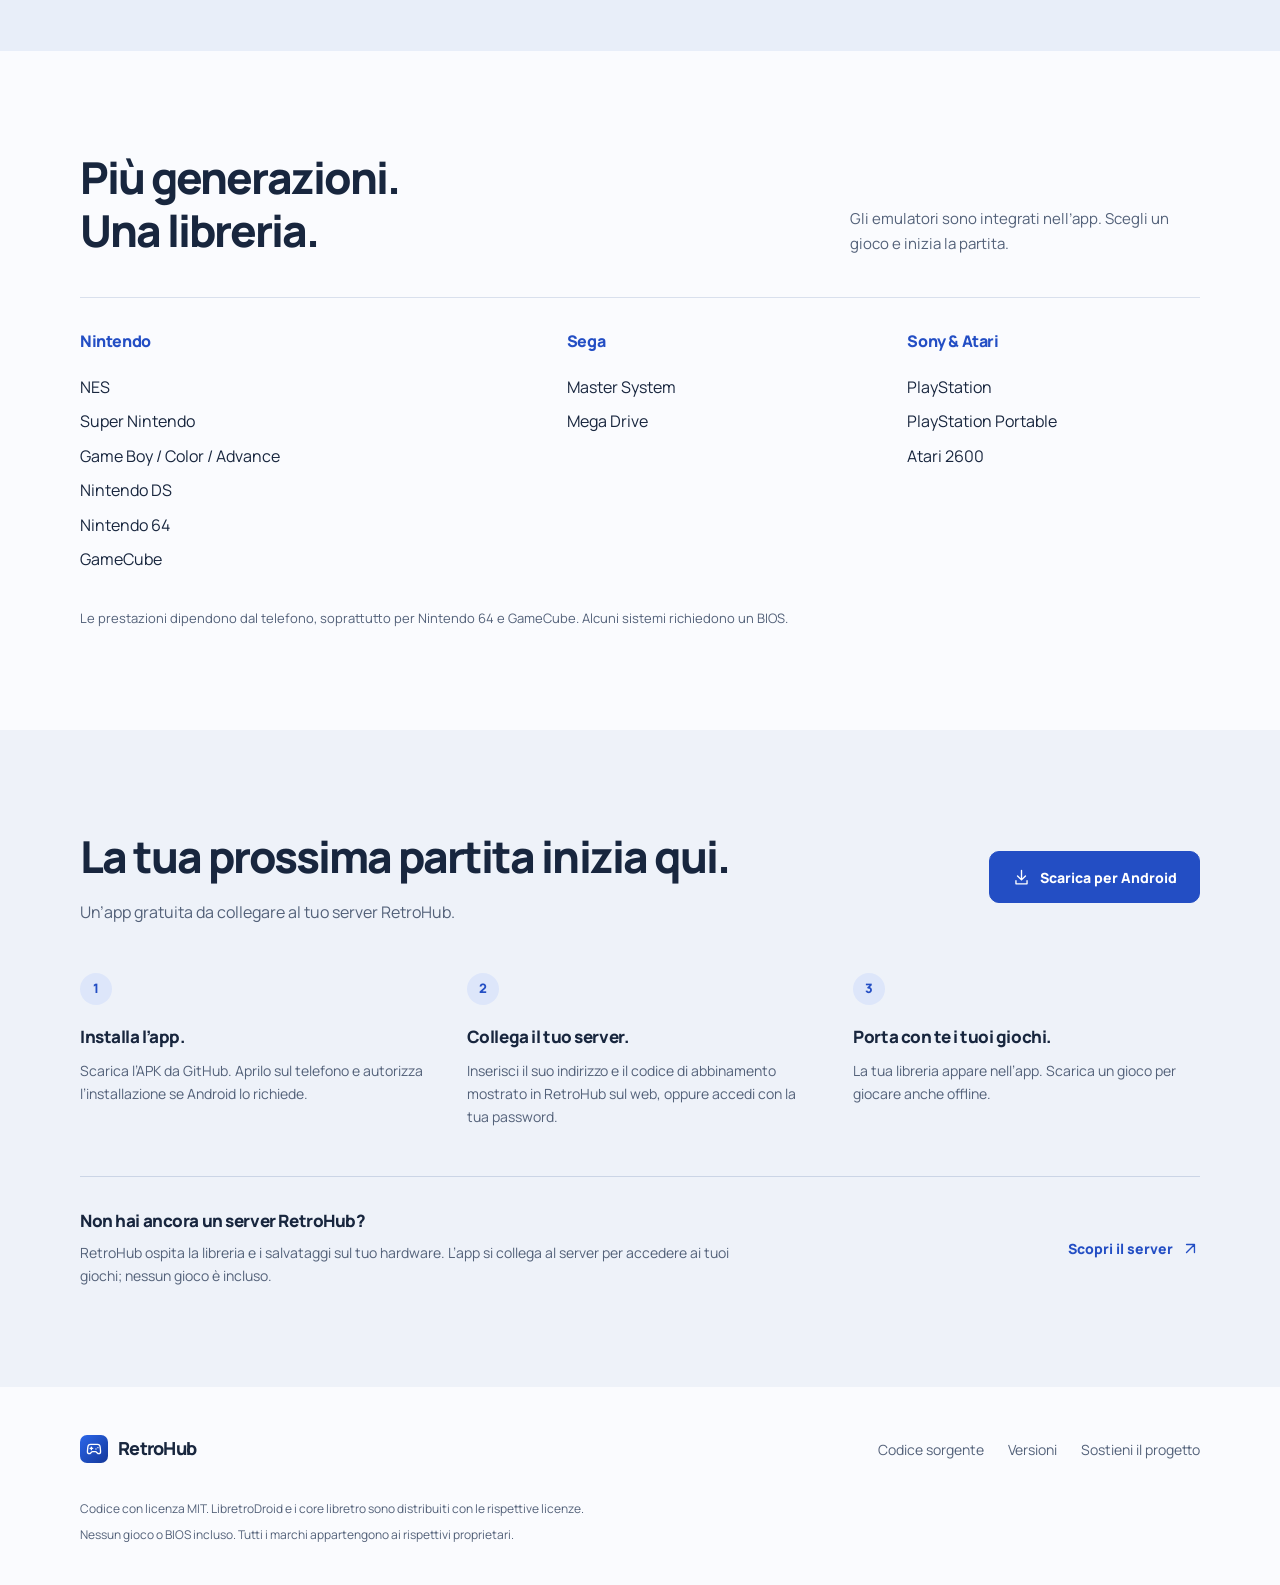
<file: docs/it/index.html>
<!doctype html>
<html lang="it">
<head>
  <meta charset="utf-8">
  <meta name="viewport" content="width=device-width, initial-scale=1">
  <meta name="theme-color" content="#fafbfe">
  <title>RetroHub — I tuoi giochi rétro. La partita continua.</title>
  <meta name="description" content="Porta con te i giochi del tuo server RetroHub. Gioca offline sul telefono, poi riprendi la partita sul web.">
  <meta property="og:title" content="RetroHub — I tuoi giochi rétro. La partita continua.">
  <meta property="og:description" content="Porta con te i giochi del tuo server RetroHub. Gioca offline sul telefono, poi riprendi la partita sul web.">
  <meta property="og:type" content="website">
  <meta property="og:url" content="https://simon-verbois.github.io/retrohub-app/it/">
  <meta property="og:image" content="https://simon-verbois.github.io/retrohub-app/screenshots/home.webp">
  <link rel="canonical" href="https://simon-verbois.github.io/retrohub-app/it/">
  <link rel="alternate" hreflang="en" href="https://simon-verbois.github.io/retrohub-app/">
  <link rel="alternate" hreflang="fr" href="https://simon-verbois.github.io/retrohub-app/fr/">
  <link rel="alternate" hreflang="de" href="https://simon-verbois.github.io/retrohub-app/de/">
  <link rel="alternate" hreflang="es" href="https://simon-verbois.github.io/retrohub-app/es/">
  <link rel="alternate" hreflang="it" href="https://simon-verbois.github.io/retrohub-app/it/">
  <link rel="alternate" hreflang="nl" href="https://simon-verbois.github.io/retrohub-app/nl/">
  <link rel="alternate" hreflang="pt-PT" href="https://simon-verbois.github.io/retrohub-app/pt/">
  <link rel="alternate" hreflang="x-default" href="https://simon-verbois.github.io/retrohub-app/">
  <link rel="icon" href="../favicon.svg" type="image/svg+xml">
  <link rel="preload" href="../fonts/manrope-extrabold.ttf" as="font" type="font/ttf" crossorigin>
  <link rel="stylesheet" href="../styles.css">
  <script src="../site.js" defer></script>
</head>
<body>
  <a class="skip-link" href="#main">Vai al contenuto</a>
  <header class="header wrap">
    <a class="brand" href="#main" aria-label="RetroHub"><img src="../favicon.svg" width="36" height="36" alt="">RetroHub</a>
    <nav class="main-nav" aria-label="Navigazione principale">
      <a href="#app">L’app</a>
      <a href="#consoles">Le console</a>
      <a href="#install">Installa</a>
    </nav>
    <details class="languages">
      <summary><svg viewBox="0 0 24 24" aria-hidden="true"><circle cx="12" cy="12" r="9"/><path d="M3 12h18M12 3a18 18 0 0 1 0 18 18 18 0 0 1 0-18"/></svg><span>Italiano</span><svg class="chevron" viewBox="0 0 24 24" aria-hidden="true"><path d="m7 10 5 5 5-5"/></svg></summary>
      <nav aria-label="Lingua"><a href="../" lang="en" hreflang="en">English</a>
<a href="../fr/" lang="fr" hreflang="fr">Français</a>
<a href="../de/" lang="de" hreflang="de">Deutsch</a>
<a href="../es/" lang="es" hreflang="es">Español</a>
<a href="../it/" lang="it" hreflang="it" aria-current="page">Italiano</a>
<a href="../nl/" lang="nl" hreflang="nl">Nederlands</a>
<a href="../pt/" lang="pt-PT" hreflang="pt-PT">Português</a></nav>
    </details>
  </header>

  <main id="main">
    <section class="hero wrap" aria-labelledby="hero-title">
      <p class="platform"><svg viewBox="0 0 24 24" aria-hidden="true"><rect x="6" y="2" width="12" height="20" rx="3"/><path d="M10 18h4"/></svg>L’app Android di RetroHub</p>
      <h1 id="hero-title">I tuoi giochi rétro.<br>La partita continua.</h1>
      <p class="lead">Porta con te i giochi del tuo server RetroHub. Gioca offline sul telefono, poi riprendi la partita sul web.</p>
      <div class="actions">
        <a class="button primary" href="https://github.com/simon-verbois/retrohub-app/releases/latest"><svg viewBox="0 0 24 24" aria-hidden="true"><path d="M12 3v12m-5-5 5 5 5-5M5 16v4h14v-4"/></svg>Scarica per Android</a>
        <a class="button secondary" href="#app">Scopri l’app</a>
      </div>
      <p class="requirements">Android 8.0 o successivo. <a href="#server">Richiede un server RetroHub.</a></p>
      <figure class="hero-product">
        <a href="../screenshots/home.webp" class="screenshot device" data-screenshot aria-label="Ingrandisci la schermata iniziale" data-caption="La home e le ultime partite">
          <img src="../screenshots/home.webp" width="1200" height="540" fetchpriority="high" alt="Home di RetroHub con le copertine, il gioco selezionato e le schede di ripresa, tempo di gioco e sincronizzazione">
          <span class="zoom" aria-hidden="true"><svg viewBox="0 0 24 24"><path d="M8 3H3v5m13-5h5v5M3 16v5h5m13-5v5h-5"/></svg></span>
        </a>
        <figcaption>Schermate dell’app con una libreria dimostrativa. L’interfaccia è in francese.</figcaption>
      </figure>
    </section>

    <section id="app" class="app-section section" aria-labelledby="app-title">
      <div class="wrap">
        <div class="section-heading">
          <h2 id="app-title">I tuoi giochi, in primo piano.</h2>
          <p>Una schermata iniziale pensata come una console. La libreria, le ultime partite e le impostazioni sempre a portata di mano.</p>
        </div>
        <div class="showcase-tabs" role="tablist" aria-label="Schermate dell’app" hidden>
          <button id="tab-home" type="button" role="tab" aria-controls="view-home" aria-selected="false" tabindex="-1">Home</button>
          <button id="tab-library" type="button" role="tab" aria-controls="view-library" aria-selected="true" tabindex="0">Libreria</button>
          <button id="tab-settings" type="button" role="tab" aria-controls="view-settings" aria-selected="false" tabindex="-1">Impostazioni</button>
        </div>
        <div class="showcase-panels">
          <figure id="view-home" class="showcase-panel">
            <a href="../screenshots/home.webp" class="screenshot" data-screenshot aria-label="Ingrandisci la schermata iniziale" data-caption="La home e le ultime partite"><img src="../screenshots/home.webp" width="1200" height="540" loading="lazy" alt="Home di RetroHub con le copertine, il gioco selezionato e le schede di ripresa, tempo di gioco e sincronizzazione"><span class="zoom" aria-hidden="true">+</span></a>
            <figcaption><h3>Riprendi da dove eri rimasto.</h3><p>Scegli un gioco dalla fila di copertine. L’ultimo salvataggio, il tempo di gioco e lo stato della sincronizzazione restano visibili.</p></figcaption>
          </figure>
          <figure id="view-library" class="showcase-panel">
            <a href="../screenshots/library.webp" class="screenshot" data-screenshot aria-label="Ingrandisci la schermata della libreria" data-caption="La libreria e i suoi filtri"><img src="../screenshots/library.webp" width="1200" height="540" loading="lazy" alt="Libreria di RetroHub con varie copertine e il filtro per console"><span class="zoom" aria-hidden="true">+</span></a>
            <figcaption><h3>Trova il tuo prossimo gioco.</h3><p>Sfoglia le copertine, filtra per console e tieni a portata di mano i preferiti. Scarica i giochi che vuoi portare con te.</p></figcaption>
          </figure>
          <figure id="view-settings" class="showcase-panel">
            <a href="../screenshots/settings.webp" class="screenshot" data-screenshot aria-label="Ingrandisci la schermata delle impostazioni" data-caption="Le impostazioni per console"><img src="../screenshots/settings.webp" width="1200" height="540" loading="lazy" alt="Impostazioni di una console in RetroHub"><span class="zoom" aria-hidden="true">+</span></a>
            <figcaption><h3>Ogni console, a modo tuo.</h3><p>Resa dell’immagine, risoluzione, pulsanti e velocità di avanzamento rapido: adatta ogni console al tuo modo di giocare.</p></figcaption>
          </figure>
        </div>
      </div>
    </section>

    <section class="section wrap play-section" aria-labelledby="play-title">
      <h2 id="play-title">Gioca come preferisci.</h2>
      <div class="play-features">
        <article>
          <svg class="feature-icon" viewBox="0 0 24 24" aria-hidden="true"><path d="m2 2 20 20M2 8.8a16 16 0 0 1 2.4-1.5M7 6a16 16 0 0 1 15 2.8M5 12a11 11 0 0 1 2.3-1.4m4.1-1a11 11 0 0 1 7.6 2.4M8.5 15.5a5.5 5.5 0 0 1 7 0M12 19h.01"/></svg>
          <h3>Anche senza connessione.</h3>
          <p>Scarica i giochi prima di uscire. Restano giocabili offline; i salvataggi si sincronizzano quando torna la connessione.</p>
        </article>
        <article>
          <svg class="feature-icon" viewBox="0 0 24 24" aria-hidden="true"><path d="M6 7h12a3 3 0 0 1 3 2.5l1 7a2.5 2.5 0 0 1-4.2 2.1L15 16H9l-2.8 2.6A2.5 2.5 0 0 1 2 16.5l1-7A3 3 0 0 1 6 7ZM6 11v4m-2-2h4m8-1h.01M19 14h.01"/></svg>
          <h3>Con il touch o con il controller.</h3>
          <p>I comandi touch si adattano a ogni console. Collega un controller e scompaiono. Puoi usare i suoi pulsanti anche per navigare in tutta l’app.</p>
        </article>
      </div>
    </section>

    <section class="saves-section section" aria-labelledby="saves-title">
      <div class="wrap saves-layout">
        <div class="saves-copy">
          <svg class="feature-icon" viewBox="0 0 24 24" aria-hidden="true"><path d="M20 7a8 8 0 0 0-14-2L3 8m0-5v5h5M4 17a8 8 0 0 0 14 2l3-3m-5 0h5v5"/></svg>
          <h2 id="saves-title">Cambia schermo. Continua la partita.</h2>
          <p>Inizia sul telefono e continua nel browser. I salvataggi e il tempo di gioco seguono il tuo account RetroHub.</p>
          <p class="saves-detail">Se hai giocato su entrambi i dispositivi, l’app ti lascia scegliere il salvataggio da conservare prima di sostituire qualsiasi cosa.</p>
        </div>
        <figure>
          <a href="../screenshots/conflict.webp" class="screenshot" data-screenshot aria-label="Ingrandisci la schermata di scelta del salvataggio" data-caption="Entrambi i salvataggi sono cambiati? Scegli tu quale conservare."><img src="../screenshots/conflict.webp" width="1200" height="540" loading="lazy" alt="Due salvataggi dello stesso gioco, sul telefono e sul server, ciascuno con un pulsante per sceglierlo"><span class="zoom" aria-hidden="true">+</span></a>
          <figcaption>Entrambi i salvataggi sono cambiati? Scegli tu quale conservare.</figcaption>
        </figure>
      </div>
    </section>

    <section id="consoles" class="section wrap consoles-section" aria-labelledby="consoles-title">
      <div class="section-heading"><h2 id="consoles-title">Più generazioni. Una libreria.</h2><p>Gli emulatori sono integrati nell’app. Scegli un gioco e inizia la partita.</p></div>
      <div class="console-families">
        <div><h3>Nintendo</h3><ul><li>NES</li><li>Super Nintendo</li><li>Game Boy / Color / Advance</li><li>Nintendo DS</li><li>Nintendo 64</li><li>GameCube</li></ul></div>
        <div><h3>Sega</h3><ul><li>Master System</li><li>Mega Drive</li></ul></div>
        <div><h3>Sony &amp; Atari</h3><ul><li>PlayStation</li><li>PlayStation Portable</li><li>Atari 2600</li></ul></div>
      </div>
      <p class="compatibility-note">Le prestazioni dipendono dal telefono, soprattutto per Nintendo 64 e GameCube. Alcuni sistemi richiedono un BIOS.</p>
    </section>

    <section id="install" class="install-section section" aria-labelledby="install-title">
      <div class="wrap">
        <div class="install-heading"><div><h2 id="install-title">La tua prossima partita inizia qui.</h2><p>Un’app gratuita da collegare al tuo server RetroHub.</p></div><a class="button primary" href="https://github.com/simon-verbois/retrohub-app/releases/latest"><svg viewBox="0 0 24 24" aria-hidden="true"><path d="M12 3v12m-5-5 5 5 5-5M5 16v4h14v-4"/></svg>Scarica per Android</a></div>
        <ol class="install-steps">
          <li><h3>Installa l’app.</h3><p>Scarica l’APK da GitHub. Aprilo sul telefono e autorizza l’installazione se Android lo richiede.</p></li>
          <li><h3>Collega il tuo server.</h3><p>Inserisci il suo indirizzo e il codice di abbinamento mostrato in RetroHub sul web, oppure accedi con la tua password.</p></li>
          <li><h3>Porta con te i tuoi giochi.</h3><p>La tua libreria appare nell’app. Scarica un gioco per giocare anche offline.</p></li>
        </ol>
        <aside id="server" class="server" aria-labelledby="server-title"><div><h3 id="server-title">Non hai ancora un server RetroHub?</h3><p>RetroHub ospita la libreria e i salvataggi sul tuo hardware. L’app si collega al server per accedere ai tuoi giochi; nessun gioco è incluso.</p></div><a class="text-link" href="https://simon-verbois.github.io/retrohub/">Scopri il server<svg viewBox="0 0 24 24" aria-hidden="true"><path d="M7 17 17 7M7 7h10v10"/></svg></a></aside>
      </div>
    </section>
  </main>

  <footer class="footer wrap">
    <div class="footer-top"><a class="brand" href="#main"><img src="../favicon.svg" width="28" height="28" alt="">RetroHub</a><nav aria-label="Link del progetto"><a href="https://github.com/simon-verbois/retrohub-app">Codice sorgente</a><a href="https://github.com/simon-verbois/retrohub-app/releases">Versioni</a><a href="https://buymeacoffee.com/simonverbois">Sostieni il progetto</a></nav></div>
    <p>Codice con licenza MIT. LibretroDroid e i core libretro sono distribuiti con le rispettive licenze.</p>
    <p>Nessun gioco o BIOS incluso. Tutti i marchi appartengono ai rispettivi proprietari.</p>
  </footer>

  <dialog class="image-dialog" aria-label="Schermata dell’app">
    <form method="dialog"><button class="dialog-close" aria-label="Chiudi la schermata"><svg viewBox="0 0 24 24" aria-hidden="true"><path d="m6 6 12 12M6 18 18 6"/></svg></button></form>
    <figure><img width="1200" height="540" alt=""><figcaption></figcaption></figure>
  </dialog>
</body>
</html>
</file>
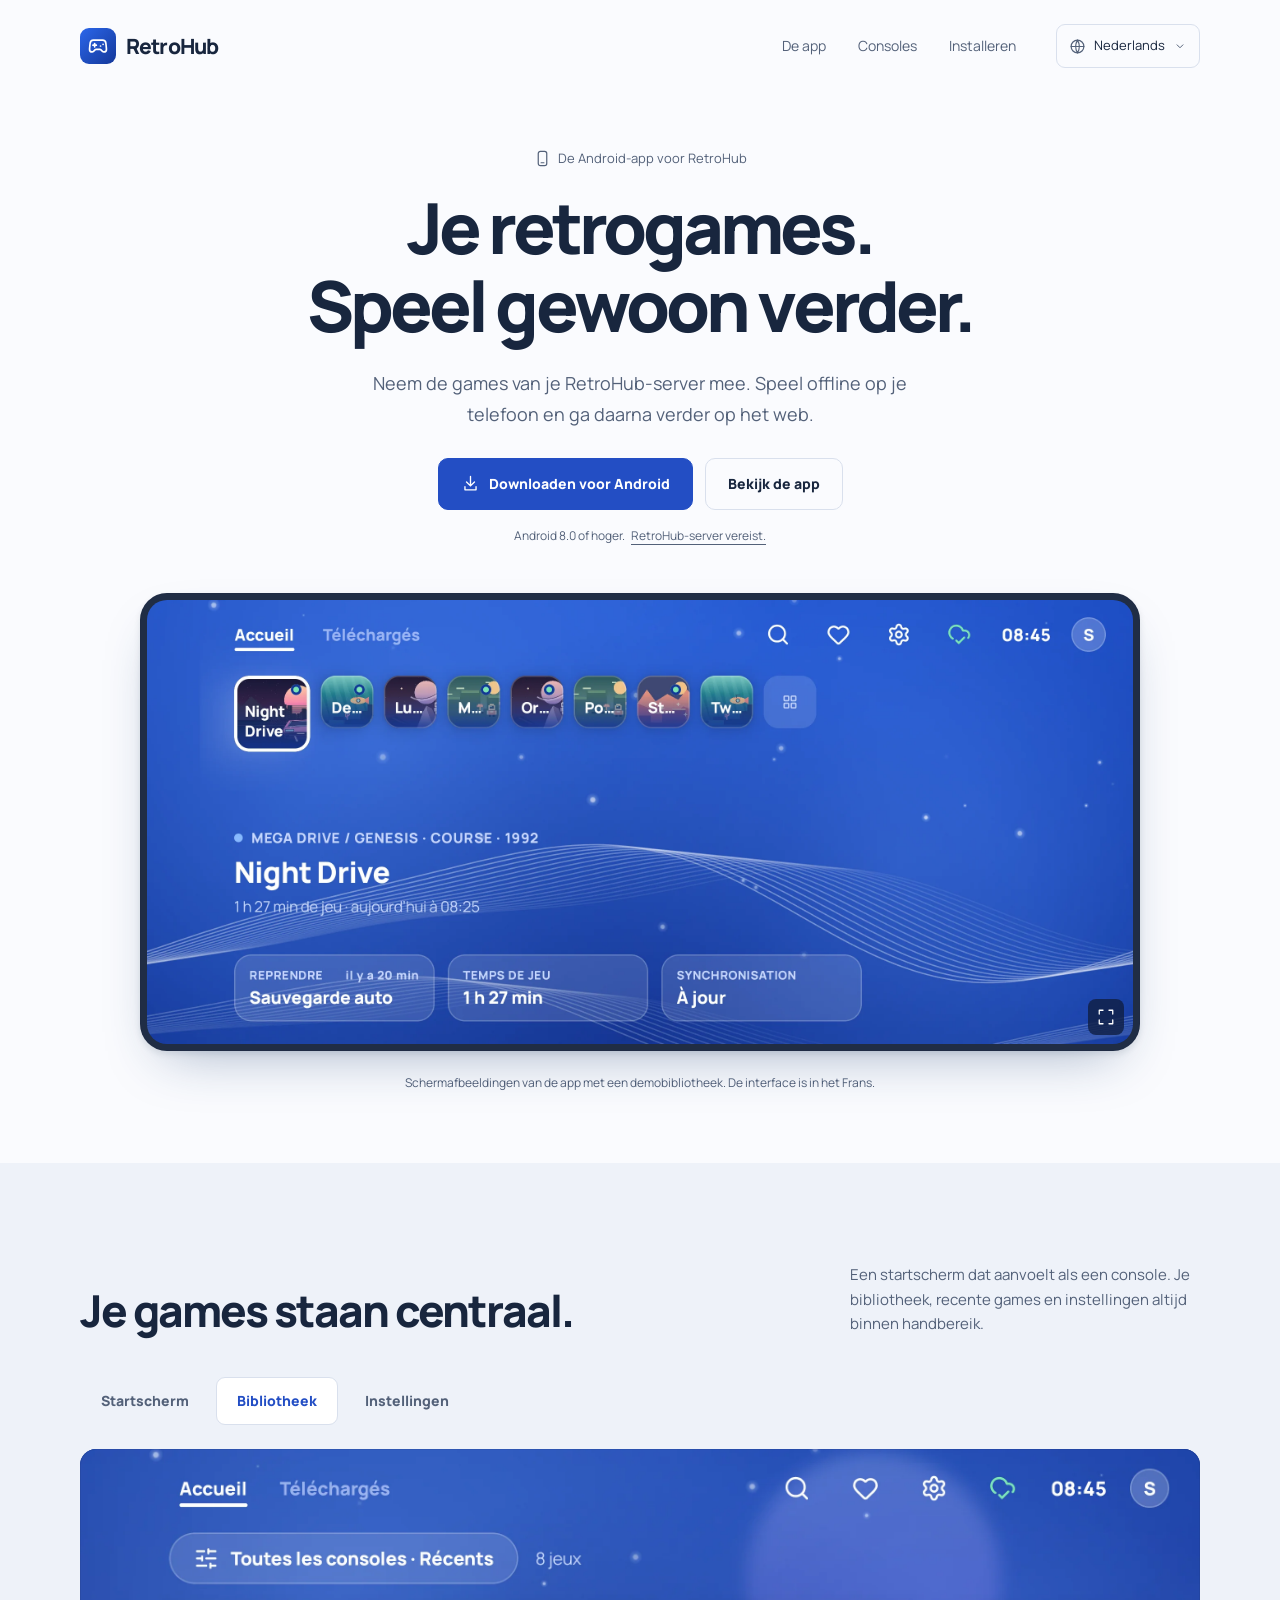
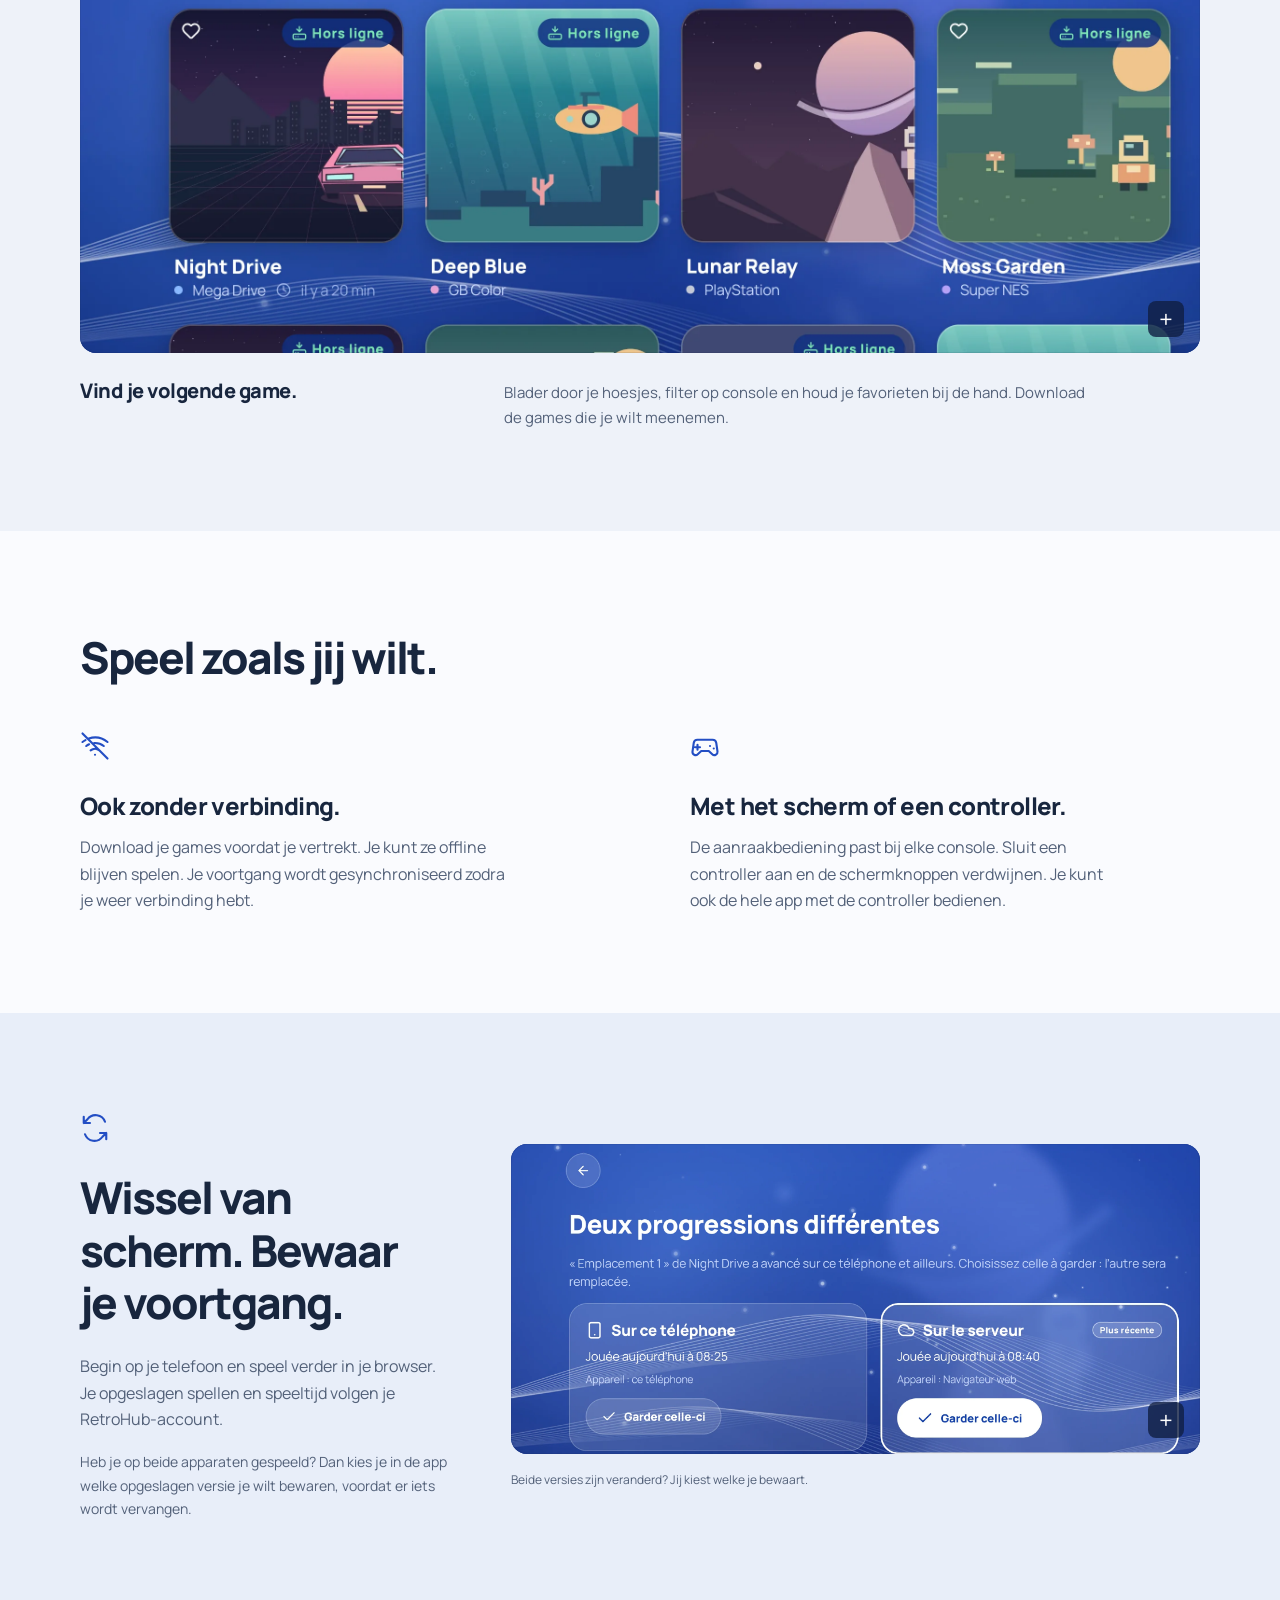
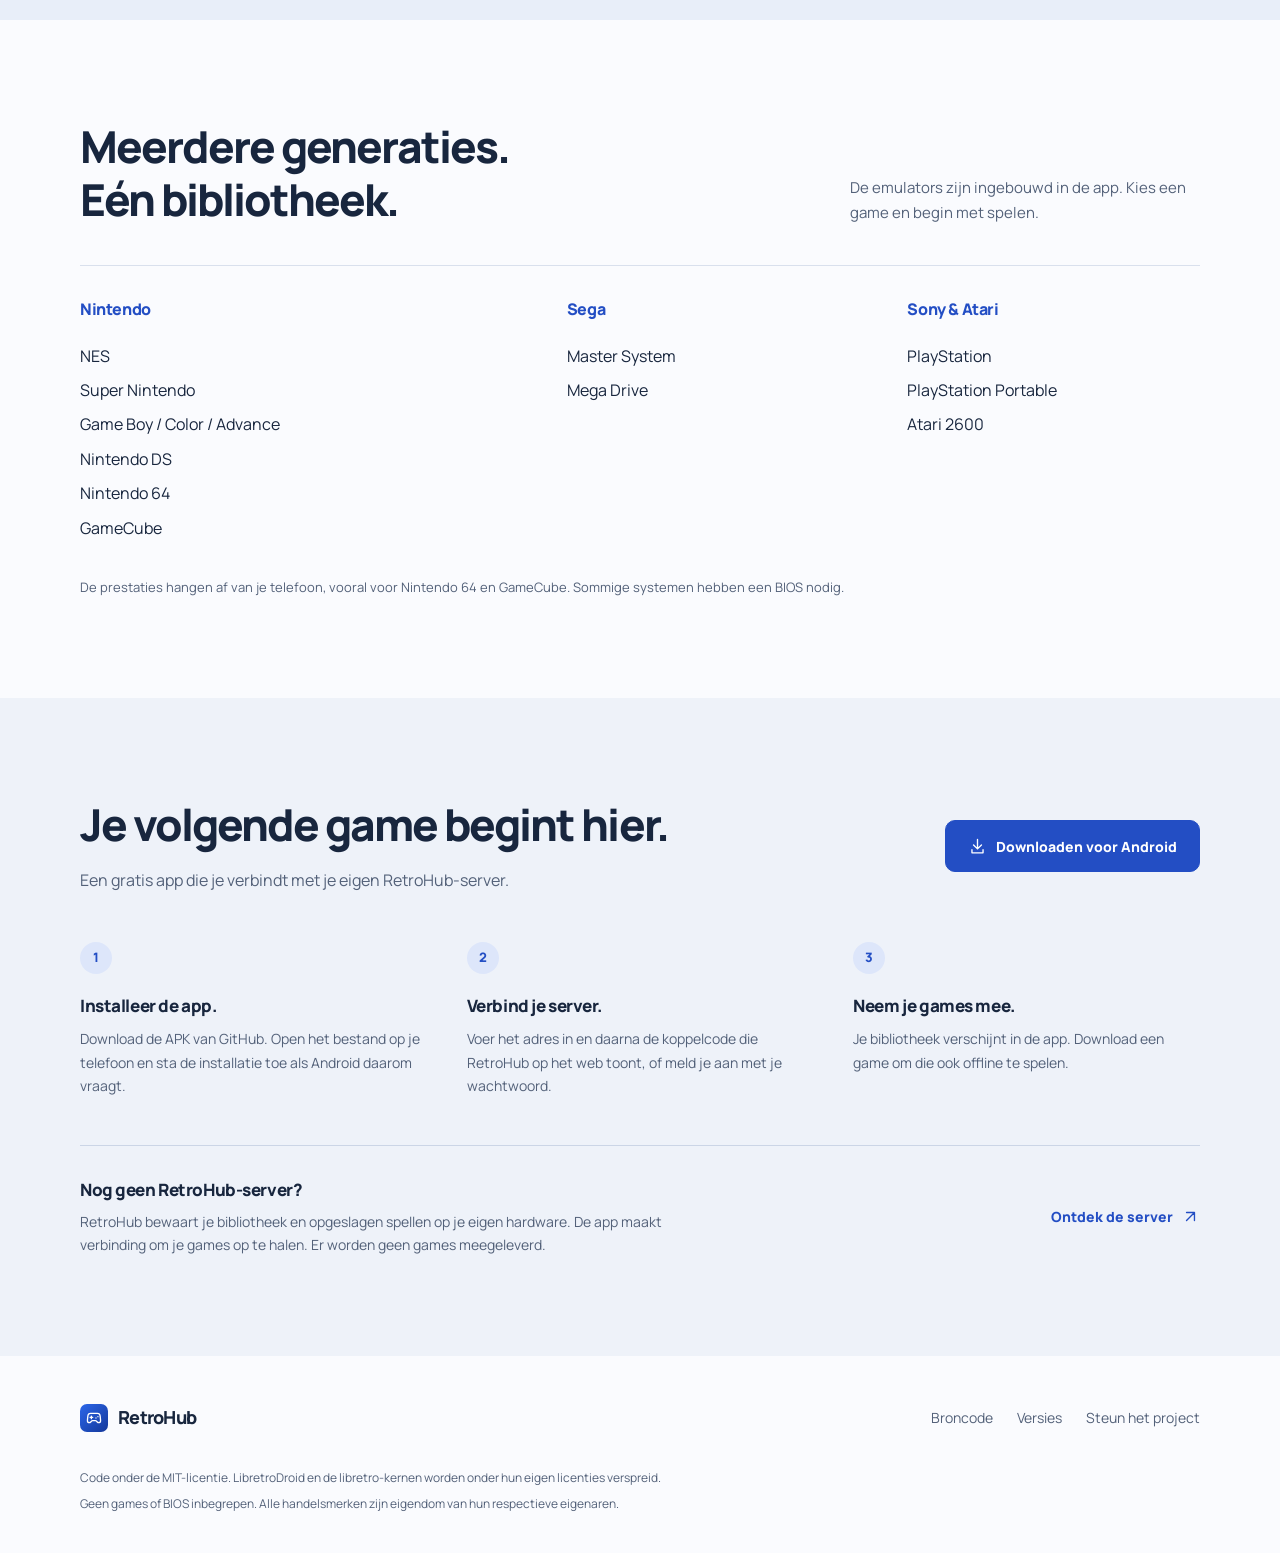
<file: docs/nl/index.html>
<!doctype html>
<html lang="nl">
<head>
  <meta charset="utf-8">
  <meta name="viewport" content="width=device-width, initial-scale=1">
  <meta name="theme-color" content="#fafbfe">
  <title>RetroHub — Je retrogames. Speel gewoon verder.</title>
  <meta name="description" content="Neem de games van je RetroHub-server mee. Speel offline op je telefoon en ga daarna verder op het web.">
  <meta property="og:title" content="RetroHub — Je retrogames. Speel gewoon verder.">
  <meta property="og:description" content="Neem de games van je RetroHub-server mee. Speel offline op je telefoon en ga daarna verder op het web.">
  <meta property="og:type" content="website">
  <meta property="og:url" content="https://simon-verbois.github.io/retrohub-app/nl/">
  <meta property="og:image" content="https://simon-verbois.github.io/retrohub-app/screenshots/home.webp">
  <link rel="canonical" href="https://simon-verbois.github.io/retrohub-app/nl/">
  <link rel="alternate" hreflang="en" href="https://simon-verbois.github.io/retrohub-app/">
  <link rel="alternate" hreflang="fr" href="https://simon-verbois.github.io/retrohub-app/fr/">
  <link rel="alternate" hreflang="de" href="https://simon-verbois.github.io/retrohub-app/de/">
  <link rel="alternate" hreflang="es" href="https://simon-verbois.github.io/retrohub-app/es/">
  <link rel="alternate" hreflang="it" href="https://simon-verbois.github.io/retrohub-app/it/">
  <link rel="alternate" hreflang="nl" href="https://simon-verbois.github.io/retrohub-app/nl/">
  <link rel="alternate" hreflang="pt-PT" href="https://simon-verbois.github.io/retrohub-app/pt/">
  <link rel="alternate" hreflang="x-default" href="https://simon-verbois.github.io/retrohub-app/">
  <link rel="icon" href="../favicon.svg" type="image/svg+xml">
  <link rel="preload" href="../fonts/manrope-extrabold.ttf" as="font" type="font/ttf" crossorigin>
  <link rel="stylesheet" href="../styles.css">
  <script src="../site.js" defer></script>
</head>
<body>
  <a class="skip-link" href="#main">Naar de inhoud</a>
  <header class="header wrap">
    <a class="brand" href="#main" aria-label="RetroHub"><img src="../favicon.svg" width="36" height="36" alt="">RetroHub</a>
    <nav class="main-nav" aria-label="Hoofdnavigatie">
      <a href="#app">De app</a>
      <a href="#consoles">Consoles</a>
      <a href="#install">Installeren</a>
    </nav>
    <details class="languages">
      <summary><svg viewBox="0 0 24 24" aria-hidden="true"><circle cx="12" cy="12" r="9"/><path d="M3 12h18M12 3a18 18 0 0 1 0 18 18 18 0 0 1 0-18"/></svg><span>Nederlands</span><svg class="chevron" viewBox="0 0 24 24" aria-hidden="true"><path d="m7 10 5 5 5-5"/></svg></summary>
      <nav aria-label="Taal"><a href="../" lang="en" hreflang="en">English</a>
<a href="../fr/" lang="fr" hreflang="fr">Français</a>
<a href="../de/" lang="de" hreflang="de">Deutsch</a>
<a href="../es/" lang="es" hreflang="es">Español</a>
<a href="../it/" lang="it" hreflang="it">Italiano</a>
<a href="../nl/" lang="nl" hreflang="nl" aria-current="page">Nederlands</a>
<a href="../pt/" lang="pt-PT" hreflang="pt-PT">Português</a></nav>
    </details>
  </header>

  <main id="main">
    <section class="hero wrap" aria-labelledby="hero-title">
      <p class="platform"><svg viewBox="0 0 24 24" aria-hidden="true"><rect x="6" y="2" width="12" height="20" rx="3"/><path d="M10 18h4"/></svg>De Android-app voor RetroHub</p>
      <h1 id="hero-title">Je retrogames.<br>Speel gewoon verder.</h1>
      <p class="lead">Neem de games van je RetroHub-server mee. Speel offline op je telefoon en ga daarna verder op het web.</p>
      <div class="actions">
        <a class="button primary" href="https://github.com/simon-verbois/retrohub-app/releases/latest"><svg viewBox="0 0 24 24" aria-hidden="true"><path d="M12 3v12m-5-5 5 5 5-5M5 16v4h14v-4"/></svg>Downloaden voor Android</a>
        <a class="button secondary" href="#app">Bekijk de app</a>
      </div>
      <p class="requirements">Android 8.0 of hoger. <a href="#server">RetroHub-server vereist.</a></p>
      <figure class="hero-product">
        <a href="../screenshots/home.webp" class="screenshot device" data-screenshot aria-label="Schermafbeelding van het startscherm vergroten" data-caption="Het startscherm en recente games">
          <img src="../screenshots/home.webp" width="1200" height="540" fetchpriority="high" alt="RetroHub-startscherm met gamehoesjes, de gekozen game en kaarten voor hervatten, speeltijd en synchronisatie">
          <span class="zoom" aria-hidden="true"><svg viewBox="0 0 24 24"><path d="M8 3H3v5m13-5h5v5M3 16v5h5m13-5v5h-5"/></svg></span>
        </a>
        <figcaption>Schermafbeeldingen van de app met een demobibliotheek. De interface is in het Frans.</figcaption>
      </figure>
    </section>

    <section id="app" class="app-section section" aria-labelledby="app-title">
      <div class="wrap">
        <div class="section-heading">
          <h2 id="app-title">Je games staan centraal.</h2>
          <p>Een startscherm dat aanvoelt als een console. Je bibliotheek, recente games en instellingen altijd binnen handbereik.</p>
        </div>
        <div class="showcase-tabs" role="tablist" aria-label="Schermen van de app" hidden>
          <button id="tab-home" type="button" role="tab" aria-controls="view-home" aria-selected="false" tabindex="-1">Startscherm</button>
          <button id="tab-library" type="button" role="tab" aria-controls="view-library" aria-selected="true" tabindex="0">Bibliotheek</button>
          <button id="tab-settings" type="button" role="tab" aria-controls="view-settings" aria-selected="false" tabindex="-1">Instellingen</button>
        </div>
        <div class="showcase-panels">
          <figure id="view-home" class="showcase-panel">
            <a href="../screenshots/home.webp" class="screenshot" data-screenshot aria-label="Schermafbeelding van het startscherm vergroten" data-caption="Het startscherm en recente games"><img src="../screenshots/home.webp" width="1200" height="540" loading="lazy" alt="RetroHub-startscherm met gamehoesjes, de gekozen game en kaarten voor hervatten, speeltijd en synchronisatie"><span class="zoom" aria-hidden="true">+</span></a>
            <figcaption><h3>Ga verder waar je was gebleven.</h3><p>Kies een game uit de rij hoesjes. Je laatste opgeslagen spel, speeltijd en synchronisatiestatus blijven in beeld.</p></figcaption>
          </figure>
          <figure id="view-library" class="showcase-panel">
            <a href="../screenshots/library.webp" class="screenshot" data-screenshot aria-label="Schermafbeelding van de bibliotheek vergroten" data-caption="De bibliotheek en de filters"><img src="../screenshots/library.webp" width="1200" height="540" loading="lazy" alt="RetroHub-bibliotheek met meerdere gamehoesjes en een consolefilter"><span class="zoom" aria-hidden="true">+</span></a>
            <figcaption><h3>Vind je volgende game.</h3><p>Blader door je hoesjes, filter op console en houd je favorieten bij de hand. Download de games die je wilt meenemen.</p></figcaption>
          </figure>
          <figure id="view-settings" class="showcase-panel">
            <a href="../screenshots/settings.webp" class="screenshot" data-screenshot aria-label="Schermafbeelding van de instellingen vergroten" data-caption="Instellingen per console"><img src="../screenshots/settings.webp" width="1200" height="540" loading="lazy" alt="Instellingen van een console in RetroHub"><span class="zoom" aria-hidden="true">+</span></a>
            <figcaption><h3>Elke console naar jouw smaak.</h3><p>Beeldweergave, resolutie, knoppen en doorspoelsnelheid: pas elke console aan je eigen speelstijl aan.</p></figcaption>
          </figure>
        </div>
      </div>
    </section>

    <section class="section wrap play-section" aria-labelledby="play-title">
      <h2 id="play-title">Speel zoals jij wilt.</h2>
      <div class="play-features">
        <article>
          <svg class="feature-icon" viewBox="0 0 24 24" aria-hidden="true"><path d="m2 2 20 20M2 8.8a16 16 0 0 1 2.4-1.5M7 6a16 16 0 0 1 15 2.8M5 12a11 11 0 0 1 2.3-1.4m4.1-1a11 11 0 0 1 7.6 2.4M8.5 15.5a5.5 5.5 0 0 1 7 0M12 19h.01"/></svg>
          <h3>Ook zonder verbinding.</h3>
          <p>Download je games voordat je vertrekt. Je kunt ze offline blijven spelen. Je voortgang wordt gesynchroniseerd zodra je weer verbinding hebt.</p>
        </article>
        <article>
          <svg class="feature-icon" viewBox="0 0 24 24" aria-hidden="true"><path d="M6 7h12a3 3 0 0 1 3 2.5l1 7a2.5 2.5 0 0 1-4.2 2.1L15 16H9l-2.8 2.6A2.5 2.5 0 0 1 2 16.5l1-7A3 3 0 0 1 6 7ZM6 11v4m-2-2h4m8-1h.01M19 14h.01"/></svg>
          <h3>Met het scherm of een controller.</h3>
          <p>De aanraakbediening past bij elke console. Sluit een controller aan en de schermknoppen verdwijnen. Je kunt ook de hele app met de controller bedienen.</p>
        </article>
      </div>
    </section>

    <section class="saves-section section" aria-labelledby="saves-title">
      <div class="wrap saves-layout">
        <div class="saves-copy">
          <svg class="feature-icon" viewBox="0 0 24 24" aria-hidden="true"><path d="M20 7a8 8 0 0 0-14-2L3 8m0-5v5h5M4 17a8 8 0 0 0 14 2l3-3m-5 0h5v5"/></svg>
          <h2 id="saves-title">Wissel van scherm. Bewaar je voortgang.</h2>
          <p>Begin op je telefoon en speel verder in je browser. Je opgeslagen spellen en speeltijd volgen je RetroHub-account.</p>
          <p class="saves-detail">Heb je op beide apparaten gespeeld? Dan kies je in de app welke opgeslagen versie je wilt bewaren, voordat er iets wordt vervangen.</p>
        </div>
        <figure>
          <a href="../screenshots/conflict.webp" class="screenshot" data-screenshot aria-label="Schermafbeelding van de spelkeuze vergroten" data-caption="Beide versies zijn veranderd? Jij kiest welke je bewaart."><img src="../screenshots/conflict.webp" width="1200" height="540" loading="lazy" alt="Twee opgeslagen versies van hetzelfde spel, op de telefoon en de server, elk met een knop om die versie te kiezen"><span class="zoom" aria-hidden="true">+</span></a>
          <figcaption>Beide versies zijn veranderd? Jij kiest welke je bewaart.</figcaption>
        </figure>
      </div>
    </section>

    <section id="consoles" class="section wrap consoles-section" aria-labelledby="consoles-title">
      <div class="section-heading"><h2 id="consoles-title">Meerdere generaties. Eén bibliotheek.</h2><p>De emulators zijn ingebouwd in de app. Kies een game en begin met spelen.</p></div>
      <div class="console-families">
        <div><h3>Nintendo</h3><ul><li>NES</li><li>Super Nintendo</li><li>Game Boy / Color / Advance</li><li>Nintendo DS</li><li>Nintendo 64</li><li>GameCube</li></ul></div>
        <div><h3>Sega</h3><ul><li>Master System</li><li>Mega Drive</li></ul></div>
        <div><h3>Sony &amp; Atari</h3><ul><li>PlayStation</li><li>PlayStation Portable</li><li>Atari 2600</li></ul></div>
      </div>
      <p class="compatibility-note">De prestaties hangen af van je telefoon, vooral voor Nintendo 64 en GameCube. Sommige systemen hebben een BIOS nodig.</p>
    </section>

    <section id="install" class="install-section section" aria-labelledby="install-title">
      <div class="wrap">
        <div class="install-heading"><div><h2 id="install-title">Je volgende game begint hier.</h2><p>Een gratis app die je verbindt met je eigen RetroHub-server.</p></div><a class="button primary" href="https://github.com/simon-verbois/retrohub-app/releases/latest"><svg viewBox="0 0 24 24" aria-hidden="true"><path d="M12 3v12m-5-5 5 5 5-5M5 16v4h14v-4"/></svg>Downloaden voor Android</a></div>
        <ol class="install-steps">
          <li><h3>Installeer de app.</h3><p>Download de APK van GitHub. Open het bestand op je telefoon en sta de installatie toe als Android daarom vraagt.</p></li>
          <li><h3>Verbind je server.</h3><p>Voer het adres in en daarna de koppelcode die RetroHub op het web toont, of meld je aan met je wachtwoord.</p></li>
          <li><h3>Neem je games mee.</h3><p>Je bibliotheek verschijnt in de app. Download een game om die ook offline te spelen.</p></li>
        </ol>
        <aside id="server" class="server" aria-labelledby="server-title"><div><h3 id="server-title">Nog geen RetroHub-server?</h3><p>RetroHub bewaart je bibliotheek en opgeslagen spellen op je eigen hardware. De app maakt verbinding om je games op te halen. Er worden geen games meegeleverd.</p></div><a class="text-link" href="https://simon-verbois.github.io/retrohub/">Ontdek de server<svg viewBox="0 0 24 24" aria-hidden="true"><path d="M7 17 17 7M7 7h10v10"/></svg></a></aside>
      </div>
    </section>
  </main>

  <footer class="footer wrap">
    <div class="footer-top"><a class="brand" href="#main"><img src="../favicon.svg" width="28" height="28" alt="">RetroHub</a><nav aria-label="Projectlinks"><a href="https://github.com/simon-verbois/retrohub-app">Broncode</a><a href="https://github.com/simon-verbois/retrohub-app/releases">Versies</a><a href="https://buymeacoffee.com/simonverbois">Steun het project</a></nav></div>
    <p>Code onder de MIT-licentie. LibretroDroid en de libretro-kernen worden onder hun eigen licenties verspreid.</p>
    <p>Geen games of BIOS inbegrepen. Alle handelsmerken zijn eigendom van hun respectieve eigenaren.</p>
  </footer>

  <dialog class="image-dialog" aria-label="Schermafbeelding van de app">
    <form method="dialog"><button class="dialog-close" aria-label="Schermafbeelding sluiten"><svg viewBox="0 0 24 24" aria-hidden="true"><path d="m6 6 12 12M6 18 18 6"/></svg></button></form>
    <figure><img width="1200" height="540" alt=""><figcaption></figcaption></figure>
  </dialog>
</body>
</html>
</file>
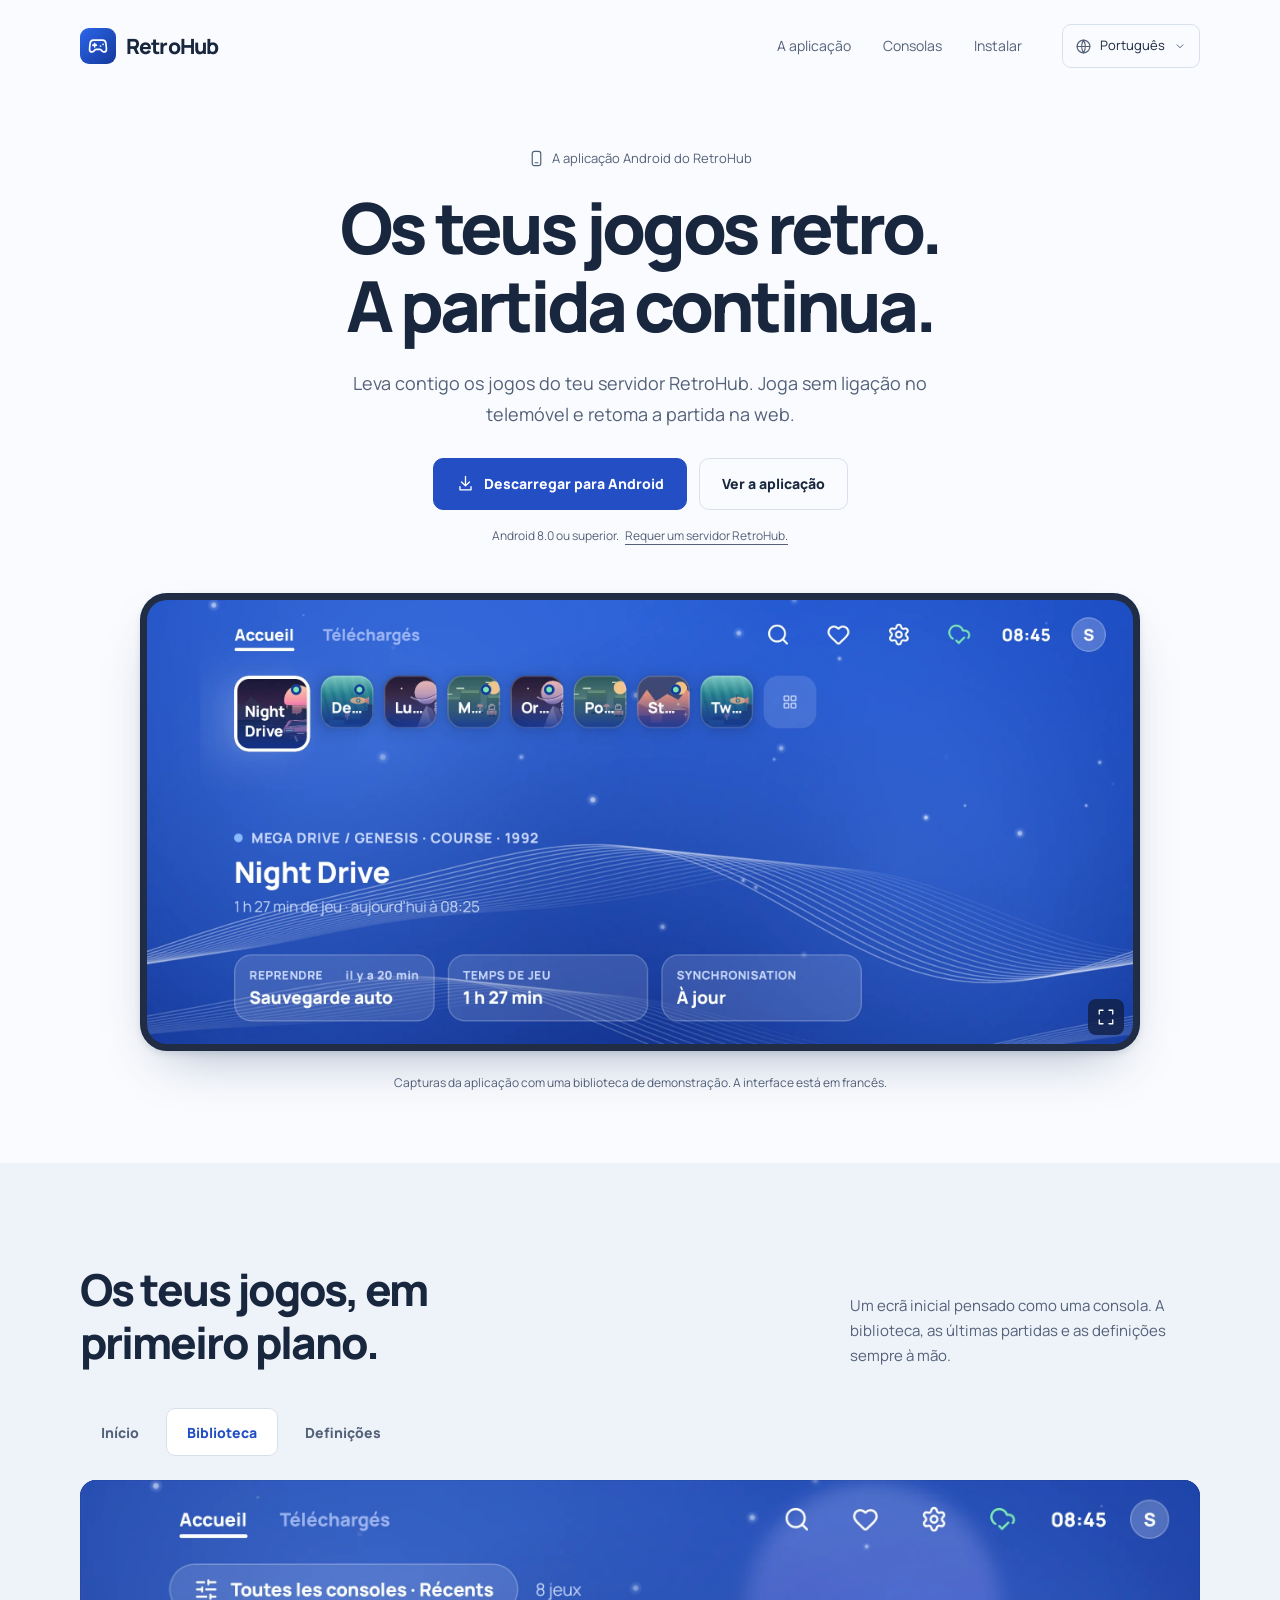
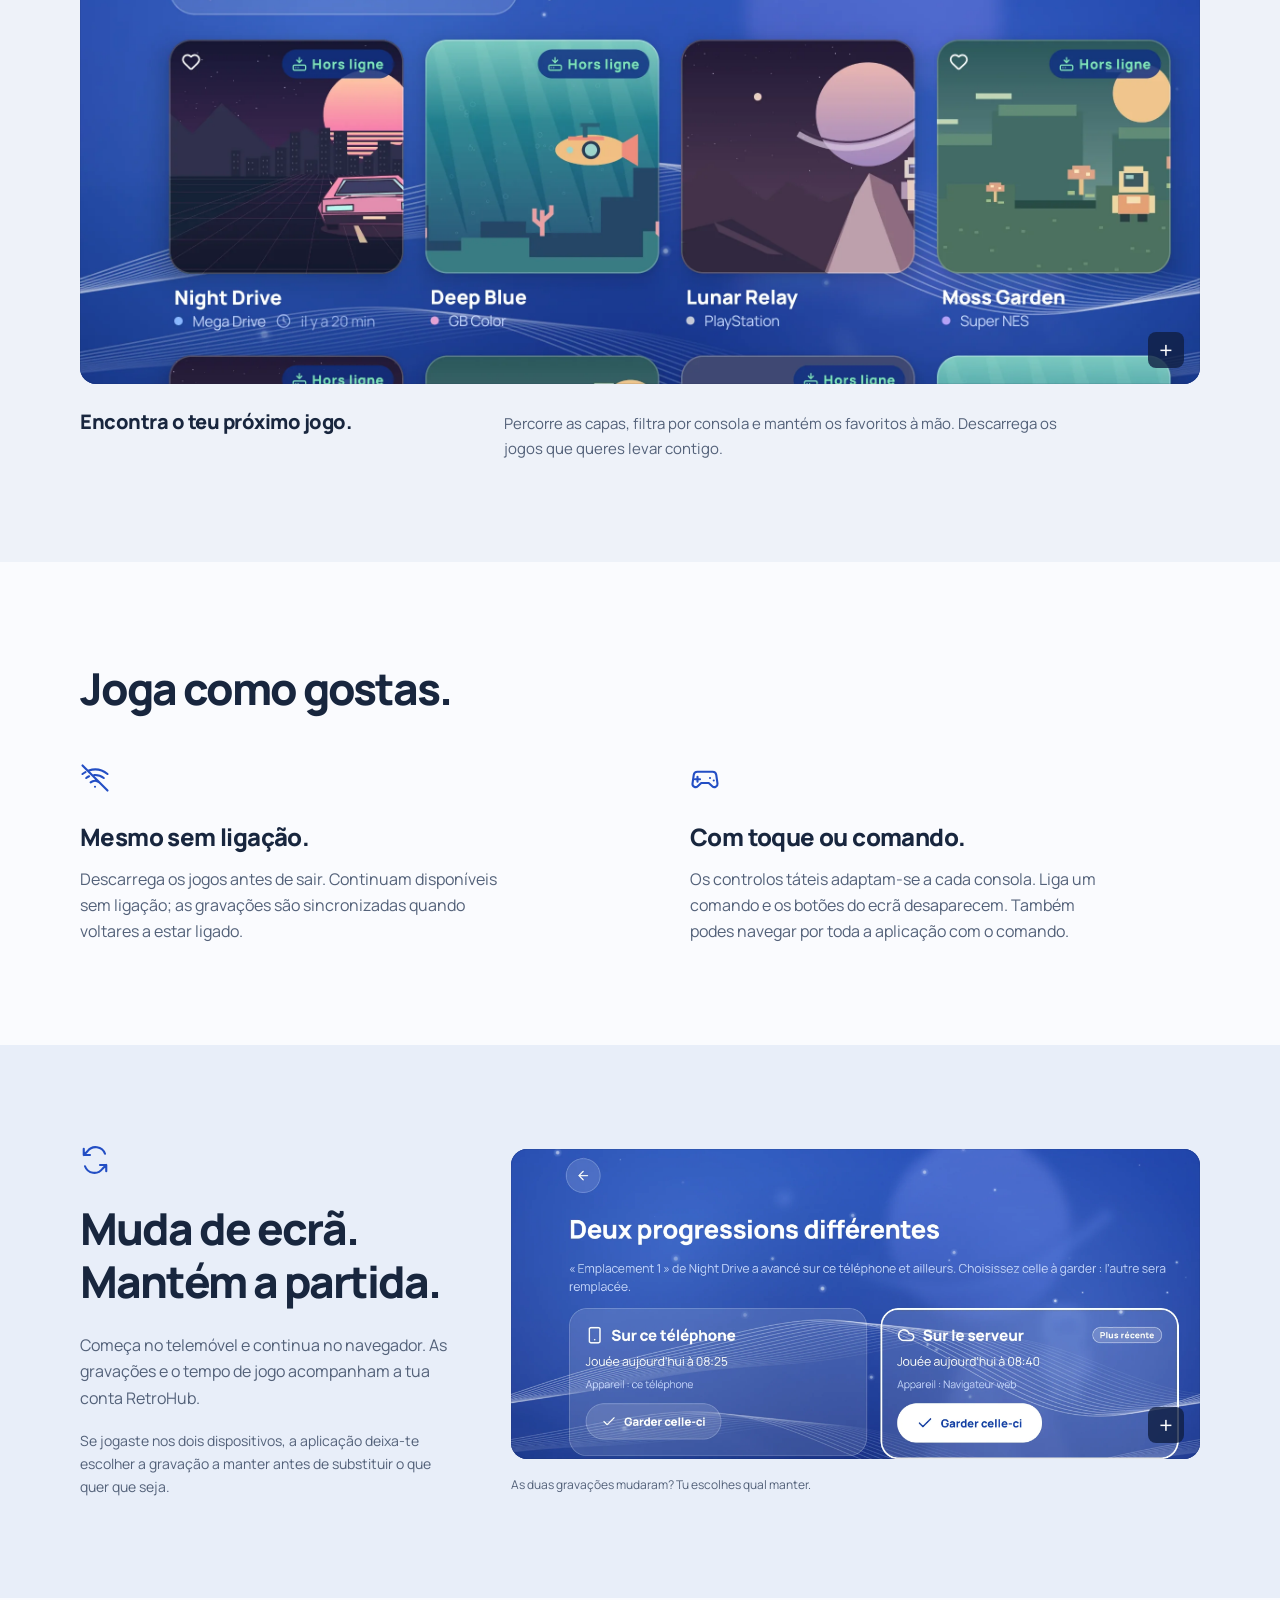
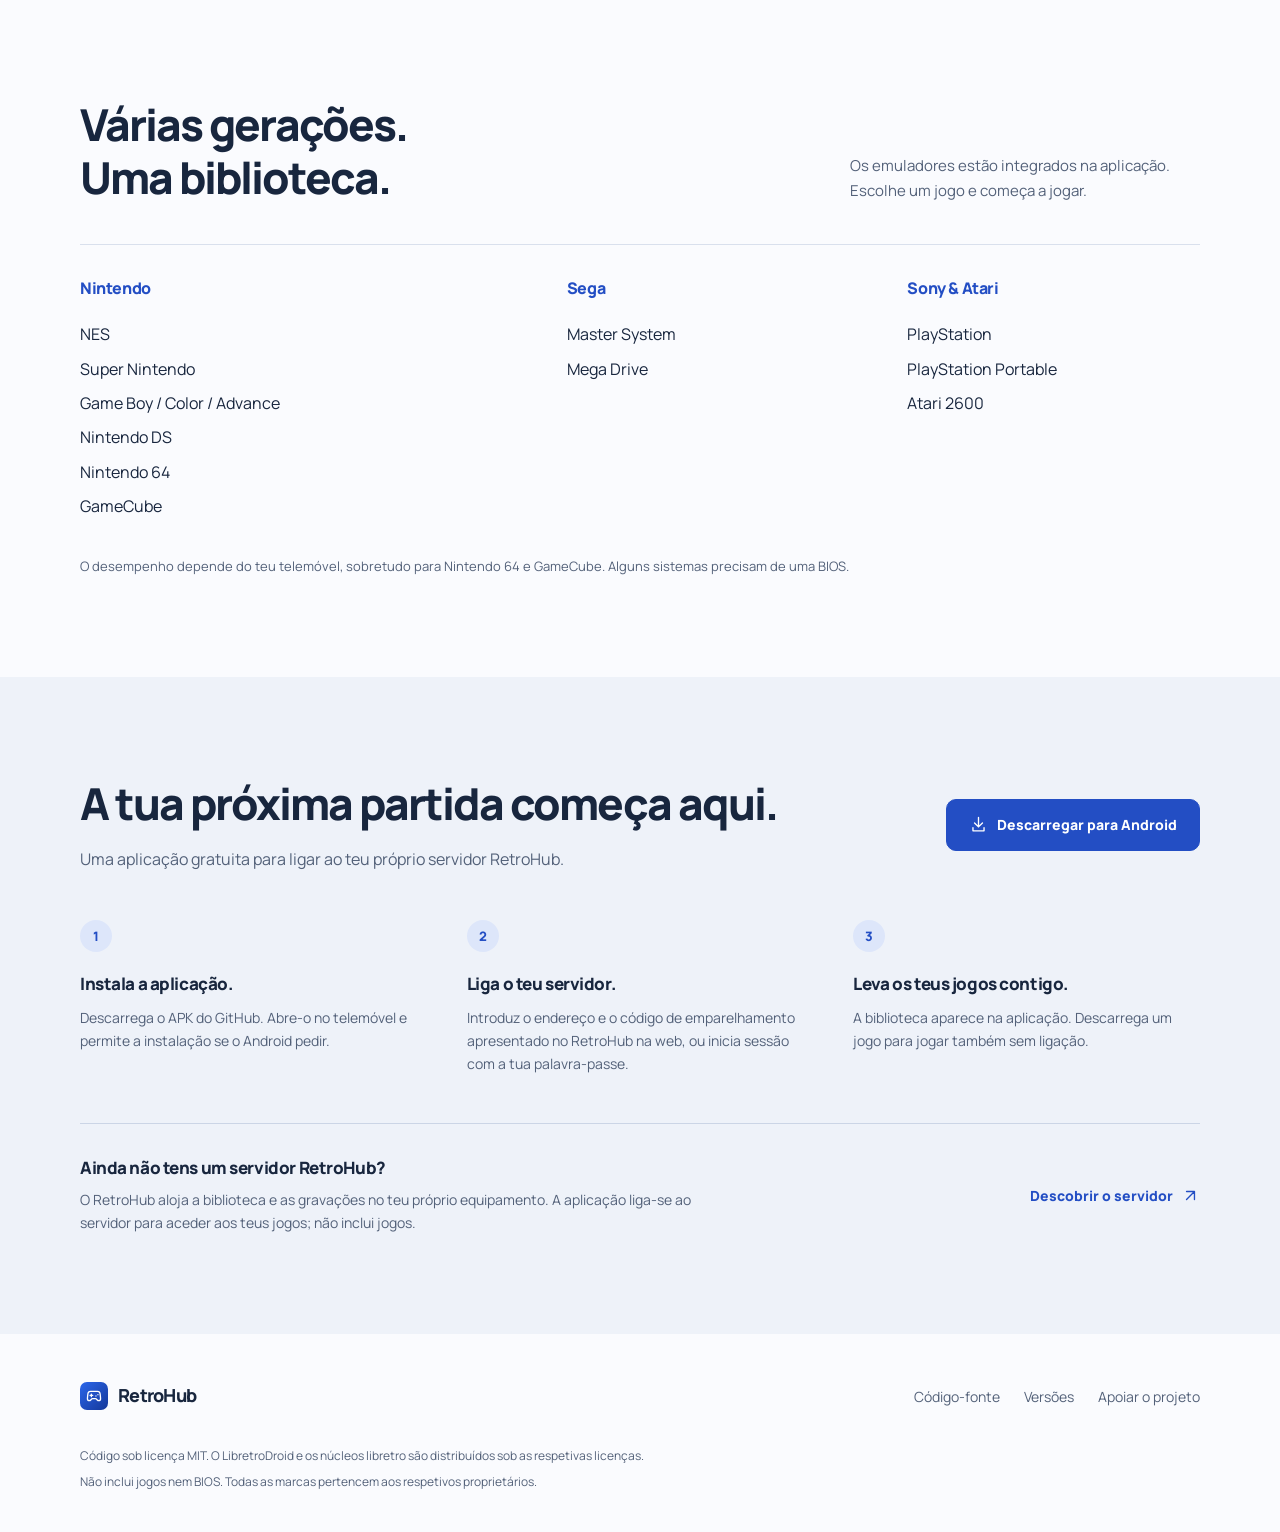
<file: docs/pt/index.html>
<!doctype html>
<html lang="pt-PT">
<head>
  <meta charset="utf-8">
  <meta name="viewport" content="width=device-width, initial-scale=1">
  <meta name="theme-color" content="#fafbfe">
  <title>RetroHub — Os teus jogos retro. A partida continua.</title>
  <meta name="description" content="Leva contigo os jogos do teu servidor RetroHub. Joga sem ligação no telemóvel e retoma a partida na web.">
  <meta property="og:title" content="RetroHub — Os teus jogos retro. A partida continua.">
  <meta property="og:description" content="Leva contigo os jogos do teu servidor RetroHub. Joga sem ligação no telemóvel e retoma a partida na web.">
  <meta property="og:type" content="website">
  <meta property="og:url" content="https://simon-verbois.github.io/retrohub-app/pt/">
  <meta property="og:image" content="https://simon-verbois.github.io/retrohub-app/screenshots/home.webp">
  <link rel="canonical" href="https://simon-verbois.github.io/retrohub-app/pt/">
  <link rel="alternate" hreflang="en" href="https://simon-verbois.github.io/retrohub-app/">
  <link rel="alternate" hreflang="fr" href="https://simon-verbois.github.io/retrohub-app/fr/">
  <link rel="alternate" hreflang="de" href="https://simon-verbois.github.io/retrohub-app/de/">
  <link rel="alternate" hreflang="es" href="https://simon-verbois.github.io/retrohub-app/es/">
  <link rel="alternate" hreflang="it" href="https://simon-verbois.github.io/retrohub-app/it/">
  <link rel="alternate" hreflang="nl" href="https://simon-verbois.github.io/retrohub-app/nl/">
  <link rel="alternate" hreflang="pt-PT" href="https://simon-verbois.github.io/retrohub-app/pt/">
  <link rel="alternate" hreflang="x-default" href="https://simon-verbois.github.io/retrohub-app/">
  <link rel="icon" href="../favicon.svg" type="image/svg+xml">
  <link rel="preload" href="../fonts/manrope-extrabold.ttf" as="font" type="font/ttf" crossorigin>
  <link rel="stylesheet" href="../styles.css">
  <script src="../site.js" defer></script>
</head>
<body>
  <a class="skip-link" href="#main">Ir para o conteúdo</a>
  <header class="header wrap">
    <a class="brand" href="#main" aria-label="RetroHub"><img src="../favicon.svg" width="36" height="36" alt="">RetroHub</a>
    <nav class="main-nav" aria-label="Navegação principal">
      <a href="#app">A aplicação</a>
      <a href="#consoles">Consolas</a>
      <a href="#install">Instalar</a>
    </nav>
    <details class="languages">
      <summary><svg viewBox="0 0 24 24" aria-hidden="true"><circle cx="12" cy="12" r="9"/><path d="M3 12h18M12 3a18 18 0 0 1 0 18 18 18 0 0 1 0-18"/></svg><span>Português</span><svg class="chevron" viewBox="0 0 24 24" aria-hidden="true"><path d="m7 10 5 5 5-5"/></svg></summary>
      <nav aria-label="Idioma"><a href="../" lang="en" hreflang="en">English</a>
<a href="../fr/" lang="fr" hreflang="fr">Français</a>
<a href="../de/" lang="de" hreflang="de">Deutsch</a>
<a href="../es/" lang="es" hreflang="es">Español</a>
<a href="../it/" lang="it" hreflang="it">Italiano</a>
<a href="../nl/" lang="nl" hreflang="nl">Nederlands</a>
<a href="../pt/" lang="pt-PT" hreflang="pt-PT" aria-current="page">Português</a></nav>
    </details>
  </header>

  <main id="main">
    <section class="hero wrap" aria-labelledby="hero-title">
      <p class="platform"><svg viewBox="0 0 24 24" aria-hidden="true"><rect x="6" y="2" width="12" height="20" rx="3"/><path d="M10 18h4"/></svg>A aplicação Android do RetroHub</p>
      <h1 id="hero-title">Os teus jogos retro.<br>A partida continua.</h1>
      <p class="lead">Leva contigo os jogos do teu servidor RetroHub. Joga sem ligação no telemóvel e retoma a partida na web.</p>
      <div class="actions">
        <a class="button primary" href="https://github.com/simon-verbois/retrohub-app/releases/latest"><svg viewBox="0 0 24 24" aria-hidden="true"><path d="M12 3v12m-5-5 5 5 5-5M5 16v4h14v-4"/></svg>Descarregar para Android</a>
        <a class="button secondary" href="#app">Ver a aplicação</a>
      </div>
      <p class="requirements">Android 8.0 ou superior. <a href="#server">Requer um servidor RetroHub.</a></p>
      <figure class="hero-product">
        <a href="../screenshots/home.webp" class="screenshot device" data-screenshot aria-label="Ampliar a captura do ecrã inicial" data-caption="O ecrã inicial e as últimas partidas">
          <img src="../screenshots/home.webp" width="1200" height="540" fetchpriority="high" alt="Ecrã inicial do RetroHub com capas de jogos, o jogo selecionado e cartões para retomar, tempo de jogo e sincronização">
          <span class="zoom" aria-hidden="true"><svg viewBox="0 0 24 24"><path d="M8 3H3v5m13-5h5v5M3 16v5h5m13-5v5h-5"/></svg></span>
        </a>
        <figcaption>Capturas da aplicação com uma biblioteca de demonstração. A interface está em francês.</figcaption>
      </figure>
    </section>

    <section id="app" class="app-section section" aria-labelledby="app-title">
      <div class="wrap">
        <div class="section-heading">
          <h2 id="app-title">Os teus jogos, em primeiro plano.</h2>
          <p>Um ecrã inicial pensado como uma consola. A biblioteca, as últimas partidas e as definições sempre à mão.</p>
        </div>
        <div class="showcase-tabs" role="tablist" aria-label="Ecrãs da aplicação" hidden>
          <button id="tab-home" type="button" role="tab" aria-controls="view-home" aria-selected="false" tabindex="-1">Início</button>
          <button id="tab-library" type="button" role="tab" aria-controls="view-library" aria-selected="true" tabindex="0">Biblioteca</button>
          <button id="tab-settings" type="button" role="tab" aria-controls="view-settings" aria-selected="false" tabindex="-1">Definições</button>
        </div>
        <div class="showcase-panels">
          <figure id="view-home" class="showcase-panel">
            <a href="../screenshots/home.webp" class="screenshot" data-screenshot aria-label="Ampliar a captura do ecrã inicial" data-caption="O ecrã inicial e as últimas partidas"><img src="../screenshots/home.webp" width="1200" height="540" loading="lazy" alt="Ecrã inicial do RetroHub com capas de jogos, o jogo selecionado e cartões para retomar, tempo de jogo e sincronização"><span class="zoom" aria-hidden="true">+</span></a>
            <figcaption><h3>Retoma de onde ficaste.</h3><p>Escolhe um jogo na fila de capas. A última gravação, o tempo de jogo e o estado da sincronização ficam à vista.</p></figcaption>
          </figure>
          <figure id="view-library" class="showcase-panel">
            <a href="../screenshots/library.webp" class="screenshot" data-screenshot aria-label="Ampliar a captura da biblioteca" data-caption="A biblioteca e os seus filtros"><img src="../screenshots/library.webp" width="1200" height="540" loading="lazy" alt="Biblioteca do RetroHub com várias capas de jogos e o filtro por consola"><span class="zoom" aria-hidden="true">+</span></a>
            <figcaption><h3>Encontra o teu próximo jogo.</h3><p>Percorre as capas, filtra por consola e mantém os favoritos à mão. Descarrega os jogos que queres levar contigo.</p></figcaption>
          </figure>
          <figure id="view-settings" class="showcase-panel">
            <a href="../screenshots/settings.webp" class="screenshot" data-screenshot aria-label="Ampliar a captura das definições" data-caption="As definições por consola"><img src="../screenshots/settings.webp" width="1200" height="540" loading="lazy" alt="Definições de uma consola no RetroHub"><span class="zoom" aria-hidden="true">+</span></a>
            <figcaption><h3>Cada consola, à tua maneira.</h3><p>Imagem, resolução, botões e velocidade de avanço rápido: adapta cada consola à tua forma de jogar.</p></figcaption>
          </figure>
        </div>
      </div>
    </section>

    <section class="section wrap play-section" aria-labelledby="play-title">
      <h2 id="play-title">Joga como gostas.</h2>
      <div class="play-features">
        <article>
          <svg class="feature-icon" viewBox="0 0 24 24" aria-hidden="true"><path d="m2 2 20 20M2 8.8a16 16 0 0 1 2.4-1.5M7 6a16 16 0 0 1 15 2.8M5 12a11 11 0 0 1 2.3-1.4m4.1-1a11 11 0 0 1 7.6 2.4M8.5 15.5a5.5 5.5 0 0 1 7 0M12 19h.01"/></svg>
          <h3>Mesmo sem ligação.</h3>
          <p>Descarrega os jogos antes de sair. Continuam disponíveis sem ligação; as gravações são sincronizadas quando voltares a estar ligado.</p>
        </article>
        <article>
          <svg class="feature-icon" viewBox="0 0 24 24" aria-hidden="true"><path d="M6 7h12a3 3 0 0 1 3 2.5l1 7a2.5 2.5 0 0 1-4.2 2.1L15 16H9l-2.8 2.6A2.5 2.5 0 0 1 2 16.5l1-7A3 3 0 0 1 6 7ZM6 11v4m-2-2h4m8-1h.01M19 14h.01"/></svg>
          <h3>Com toque ou comando.</h3>
          <p>Os controlos táteis adaptam-se a cada consola. Liga um comando e os botões do ecrã desaparecem. Também podes navegar por toda a aplicação com o comando.</p>
        </article>
      </div>
    </section>

    <section class="saves-section section" aria-labelledby="saves-title">
      <div class="wrap saves-layout">
        <div class="saves-copy">
          <svg class="feature-icon" viewBox="0 0 24 24" aria-hidden="true"><path d="M20 7a8 8 0 0 0-14-2L3 8m0-5v5h5M4 17a8 8 0 0 0 14 2l3-3m-5 0h5v5"/></svg>
          <h2 id="saves-title">Muda de ecrã. Mantém a partida.</h2>
          <p>Começa no telemóvel e continua no navegador. As gravações e o tempo de jogo acompanham a tua conta RetroHub.</p>
          <p class="saves-detail">Se jogaste nos dois dispositivos, a aplicação deixa-te escolher a gravação a manter antes de substituir o que quer que seja.</p>
        </div>
        <figure>
          <a href="../screenshots/conflict.webp" class="screenshot" data-screenshot aria-label="Ampliar a captura da escolha de gravação" data-caption="As duas gravações mudaram? Tu escolhes qual manter."><img src="../screenshots/conflict.webp" width="1200" height="540" loading="lazy" alt="Duas gravações do mesmo jogo, no telemóvel e no servidor, cada uma com um botão para a escolher"><span class="zoom" aria-hidden="true">+</span></a>
          <figcaption>As duas gravações mudaram? Tu escolhes qual manter.</figcaption>
        </figure>
      </div>
    </section>

    <section id="consoles" class="section wrap consoles-section" aria-labelledby="consoles-title">
      <div class="section-heading"><h2 id="consoles-title">Várias gerações. Uma biblioteca.</h2><p>Os emuladores estão integrados na aplicação. Escolhe um jogo e começa a jogar.</p></div>
      <div class="console-families">
        <div><h3>Nintendo</h3><ul><li>NES</li><li>Super Nintendo</li><li>Game Boy / Color / Advance</li><li>Nintendo DS</li><li>Nintendo 64</li><li>GameCube</li></ul></div>
        <div><h3>Sega</h3><ul><li>Master System</li><li>Mega Drive</li></ul></div>
        <div><h3>Sony &amp; Atari</h3><ul><li>PlayStation</li><li>PlayStation Portable</li><li>Atari 2600</li></ul></div>
      </div>
      <p class="compatibility-note">O desempenho depende do teu telemóvel, sobretudo para Nintendo 64 e GameCube. Alguns sistemas precisam de uma BIOS.</p>
    </section>

    <section id="install" class="install-section section" aria-labelledby="install-title">
      <div class="wrap">
        <div class="install-heading"><div><h2 id="install-title">A tua próxima partida começa aqui.</h2><p>Uma aplicação gratuita para ligar ao teu próprio servidor RetroHub.</p></div><a class="button primary" href="https://github.com/simon-verbois/retrohub-app/releases/latest"><svg viewBox="0 0 24 24" aria-hidden="true"><path d="M12 3v12m-5-5 5 5 5-5M5 16v4h14v-4"/></svg>Descarregar para Android</a></div>
        <ol class="install-steps">
          <li><h3>Instala a aplicação.</h3><p>Descarrega o APK do GitHub. Abre-o no telemóvel e permite a instalação se o Android pedir.</p></li>
          <li><h3>Liga o teu servidor.</h3><p>Introduz o endereço e o código de emparelhamento apresentado no RetroHub na web, ou inicia sessão com a tua palavra-passe.</p></li>
          <li><h3>Leva os teus jogos contigo.</h3><p>A biblioteca aparece na aplicação. Descarrega um jogo para jogar também sem ligação.</p></li>
        </ol>
        <aside id="server" class="server" aria-labelledby="server-title"><div><h3 id="server-title">Ainda não tens um servidor RetroHub?</h3><p>O RetroHub aloja a biblioteca e as gravações no teu próprio equipamento. A aplicação liga-se ao servidor para aceder aos teus jogos; não inclui jogos.</p></div><a class="text-link" href="https://simon-verbois.github.io/retrohub/">Descobrir o servidor<svg viewBox="0 0 24 24" aria-hidden="true"><path d="M7 17 17 7M7 7h10v10"/></svg></a></aside>
      </div>
    </section>
  </main>

  <footer class="footer wrap">
    <div class="footer-top"><a class="brand" href="#main"><img src="../favicon.svg" width="28" height="28" alt="">RetroHub</a><nav aria-label="Ligações do projeto"><a href="https://github.com/simon-verbois/retrohub-app">Código-fonte</a><a href="https://github.com/simon-verbois/retrohub-app/releases">Versões</a><a href="https://buymeacoffee.com/simonverbois">Apoiar o projeto</a></nav></div>
    <p>Código sob licença MIT. O LibretroDroid e os núcleos libretro são distribuídos sob as respetivas licenças.</p>
    <p>Não inclui jogos nem BIOS. Todas as marcas pertencem aos respetivos proprietários.</p>
  </footer>

  <dialog class="image-dialog" aria-label="Captura da aplicação">
    <form method="dialog"><button class="dialog-close" aria-label="Fechar a captura"><svg viewBox="0 0 24 24" aria-hidden="true"><path d="m6 6 12 12M6 18 18 6"/></svg></button></form>
    <figure><img width="1200" height="540" alt=""><figcaption></figcaption></figure>
  </dialog>
</body>
</html>
</file>
<file: docs/styles.css>
@font-face {
  font-family: Manrope;
  src: url("fonts/manrope-regular.ttf") format("truetype");
  font-weight: 400;
  font-display: swap;
}

@font-face {
  font-family: Manrope;
  src: url("fonts/manrope-extrabold.ttf") format("truetype");
  font-weight: 800;
  font-display: swap;
}

:root {
  color-scheme: light;
  --paper: #fafbfe;
  --ink: #18263e;
  --muted: #536179;
  --blue: #234ec4;
  --blue-hover: #193da0;
  --surface: #eef2f9;
  --line: #d9e0ed;
  --white: #fff;
}

* { box-sizing: border-box; }
html { scroll-behavior: smooth; scroll-padding-top: 24px; }
body { margin: 0; background: var(--paper); color: var(--ink); font: 400 16px/1.65 Manrope, sans-serif; }
[hidden] { display: none !important; }
button, a { -webkit-tap-highlight-color: transparent; }
button { font: inherit; cursor: pointer; }
a { color: inherit; text-underline-offset: 4px; }
a, button { touch-action: manipulation; }
button, a { outline-offset: 5px; }
:focus-visible { outline: 3px solid var(--blue); }
img { display: block; max-width: 100%; height: auto; }
svg { width: 24px; height: 24px; fill: none; stroke: currentColor; stroke-width: 1.7; stroke-linecap: round; stroke-linejoin: round; flex-shrink: 0; }
figure, p { margin: 0; }
h1, h2, h3 { margin: 0; font-weight: 800; }
h1, h2 { text-wrap: balance; }
h1 { font-size: clamp(38px, 5.5vw, 72px); line-height: 1.1; letter-spacing: -.055em; }
h2 { font-size: clamp(30px, 3.5vw, 44px); line-height: 1.2; letter-spacing: -.045em; }
h3 { font-size: 20px; line-height: 1.4; letter-spacing: -.025em; }
.wrap { width: min(1120px, calc(100% - 64px)); margin-inline: auto; }
.section { padding-block: 100px; }
.header { min-height: 92px; display: flex; align-items: center; gap: 40px; }
.brand { display: inline-flex; align-items: center; gap: 10px; font-size: 21px; font-weight: 800; letter-spacing: -.04em; text-decoration: none; }
.main-nav { display: flex; align-items: center; justify-content: center; gap: 32px; margin-left: auto; }
.main-nav a, .footer nav a { display: inline-flex; align-items: center; min-height: 44px; font-size: 14px; text-decoration: none; color: var(--muted); }
.main-nav a:hover, .footer nav a:hover { color: var(--blue); }
.languages { position: relative; z-index: 2; }
.languages summary { display: flex; align-items: center; gap: 8px; padding: 0 12px; min-height: 44px; border: 1px solid var(--line); border-radius: 9px; font-size: 13px; cursor: pointer; list-style: none; }
.languages summary::-webkit-details-marker { display: none; }
.languages summary svg { width: 17px; height: 17px; color: var(--muted); }
.languages summary .chevron { width: 14px; height: 14px; }
.languages[open] summary .chevron { transform: rotate(180deg); }
.languages nav { position: absolute; right: 0; top: calc(100% + 8px); min-width: 180px; padding: 6px; background: var(--white); border: 1px solid var(--line); border-radius: 12px; box-shadow: 0 12px 32px #18263e14; }
.languages a { display: flex; align-items: center; min-height: 44px; padding: 0 12px; border-radius: 6px; text-decoration: none; font-size: 14px; color: var(--muted); }
.languages a[aria-current="page"] { color: var(--blue); background: #e6ecfa; }
.languages a:hover { color: var(--blue); background: var(--surface); }
.skip-link { position: fixed; top: 12px; left: 12px; z-index: 5; padding: 12px 20px; background: var(--white); transform: translateY(-160%); }
.skip-link:focus { transform: translateY(0); }
.hero { text-align: center; padding-top: 56px; padding-bottom: 70px; }
.platform { display: inline-flex; align-items: center; gap: 7px; margin-bottom: 20px; font-size: 13px; color: var(--muted); }
.platform svg { width: 17px; height: 17px; }
.lead { max-width: 580px; margin: 24px auto 0; font-size: 18px; line-height: 1.7; color: var(--muted); text-wrap: pretty; }
.actions { display: flex; justify-content: center; gap: 12px; margin-top: 28px; }
.button { display: inline-flex; justify-content: center; align-items: center; gap: 9px; min-height: 52px; padding: 12px 22px; border-radius: 10px; font-weight: 800; font-size: 14px; text-decoration: none; transition: background-color 160ms, border-color 160ms; }
.button svg { width: 19px; height: 19px; }
.primary { background: var(--blue); color: var(--white); border: 1px solid var(--blue); }
.primary:hover { background: var(--blue-hover); border-color: var(--blue-hover); }
.secondary { border: 1px solid var(--line); background: transparent; }
.secondary:hover { background: var(--surface); border-color: #b9c7e1; }
.requirements { margin-top: 16px; color: var(--muted); font-size: 12px; }
.requirements a { margin-left: 4px; }
.hero-product { max-width: 1000px; margin: 48px auto 0; }
.screenshot { position: relative; display: block; padding: 0; width: 100%; border: 0; border-radius: 16px; background: #193d9e; }
.screenshot img { width: 100%; aspect-ratio: 20 / 9; object-fit: cover; border-radius: inherit; }
.screenshot::after { content: ""; position: absolute; inset: 0; border-radius: inherit; box-shadow: inset 0 0 0 1px #17253e1a; pointer-events: none; }
.device { padding: 7px; border-radius: 27px; background: #202d45; box-shadow: 0 24px 56px -24px #193d6e66, 0 3px 6px #14233d1a; }
.device img { border-radius: 20px; }
.zoom { position: absolute; right: 16px; bottom: 16px; display: grid; place-items: center; width: 36px; height: 36px; border-radius: 8px; color: var(--white); background: #101e43cc; font-size: 24px; line-height: 1; transition: background-color 160ms; }
.zoom svg { width: 18px; height: 18px; }
.screenshot:hover .zoom, .screenshot:focus-visible .zoom { background: var(--blue); }
.hero-product > figcaption { margin-top: 22px; color: var(--muted); font-size: 12px; }
.app-section { background: var(--surface); }
.section-heading { display: flex; justify-content: space-between; align-items: end; gap: 48px; margin-bottom: 40px; }
.section-heading h2 { max-width: 520px; }
.section-heading > p { max-width: 350px; color: var(--muted); font-size: 15px; }
.showcase-tabs { display: flex; gap: 6px; margin-bottom: 24px; }
.showcase-tabs button { padding: 10px 20px; min-height: 48px; border: 1px solid transparent; border-radius: 9px; color: var(--muted); background: transparent; font-size: 14px; font-weight: 800; transition: background-color 160ms, color 160ms; }
.showcase-tabs button:hover { background: #e0e7f3; }
.showcase-tabs button[aria-selected="true"] { background: var(--white); border-color: var(--line); color: var(--blue); }
.showcase-panel { margin: 0 0 40px; }
.showcase-panel:last-child, .showcase-tabs:not([hidden]) + .showcase-panels .showcase-panel { margin-bottom: 0; }
.showcase-panel figcaption { display: flex; align-items: baseline; gap: 32px; margin-top: 24px; }
.showcase-panel h3 { flex: 0 0 35%; }
.showcase-panel figcaption p { max-width: 590px; color: var(--muted); font-size: 15px; }
.play-section > h2 { max-width: 580px; }
.play-features { display: grid; grid-template-columns: 1fr 1fr; gap: 100px; margin-top: 48px; }
.feature-icon { width: 30px; height: 30px; color: var(--blue); margin-bottom: 20px; }
.play-features h3 { margin-bottom: 12px; font-size: 24px; }
.play-features p { color: var(--muted); max-width: 430px; }
.saves-section { background: #e8eef9; }
.saves-layout { display: grid; grid-template-columns: .8fr 1.5fr; align-items: center; gap: 64px; }
.saves-copy h2 { margin-bottom: 24px; }
.saves-copy > p { color: var(--muted); }
.saves-detail { margin-top: 18px; font-size: 14px; }
.saves-layout figure { min-width: 0; }
.saves-layout figcaption { margin-top: 16px; color: var(--muted); font-size: 12px; }
.console-families { display: grid; grid-template-columns: 1.5fr 1fr 1fr; gap: 48px; padding-top: 32px; border-top: 1px solid var(--line); }
.console-families h3 { color: var(--blue); font-size: 16px; margin-bottom: 18px; }
.console-families ul { list-style: none; margin: 0; padding: 0; }
.console-families li { padding-block: 4px; font-size: 16px; }
.compatibility-note { margin-top: 32px; color: var(--muted); font-size: 13px; }
.install-section { background: var(--surface); }
.install-heading { display: flex; justify-content: space-between; align-items: center; gap: 32px; }
.install-heading p { margin-top: 16px; color: var(--muted); }
.install-heading .button { flex-shrink: 0; }
.install-steps { display: grid; grid-template-columns: repeat(3, 1fr); gap: 40px; margin: 48px 0; padding: 0; list-style: none; counter-reset: install; }
.install-steps li { counter-increment: install; }
.install-steps li::before { content: counter(install); display: grid; place-items: center; width: 32px; height: 32px; border-radius: 50%; background: #dde6fa; color: var(--blue); font-size: 13px; font-weight: 800; margin-bottom: 20px; }
.install-steps h3 { margin-bottom: 10px; font-size: 17px; }
.install-steps p { color: var(--muted); font-size: 14px; }
.server { display: flex; align-items: center; justify-content: space-between; gap: 40px; border-top: 1px solid #cbd5e6; padding-top: 32px; scroll-margin-top: 32px; }
.server h3 { font-size: 17px; margin-bottom: 8px; }
.server p { font-size: 14px; color: var(--muted); max-width: 650px; }
.text-link { display: inline-flex; align-items: center; gap: 8px; color: var(--blue); min-height: 44px; font-size: 14px; font-weight: 800; white-space: nowrap; text-decoration: none; }
.text-link:hover { text-decoration: underline; }
.text-link svg { width: 19px; height: 19px; }
.footer { padding-block: 40px; }
.footer-top { display: flex; align-items: center; justify-content: space-between; gap: 24px; margin-bottom: 28px; }
.footer .brand { font-size: 18px; }
.footer nav { display: flex; gap: 24px; }
.footer > p { max-width: 800px; font-size: 12px; color: var(--muted); margin-top: 6px; }
.image-dialog { width: min(1440px, calc(100% - 48px)); max-height: calc(100dvh - 48px); padding: 64px 24px 24px; border: 0; border-radius: 18px; background: var(--paper); color: var(--ink); }
.image-dialog::backdrop { background: #0c1832db; }
.image-dialog figure img { width: auto; max-height: calc(100dvh - 196px); margin-inline: auto; object-fit: contain; border-radius: 8px; }
.image-dialog figcaption { margin-top: 16px; text-align: center; color: var(--muted); font-size: 14px; }
.dialog-close { position: absolute; top: 10px; right: 12px; display: grid; place-items: center; width: 44px; height: 44px; border: 0; border-radius: 8px; background: var(--surface); color: var(--ink); }
.dialog-close:hover { background: var(--line); }
html:has(.image-dialog[open]) { overflow: hidden; }

@media (max-width: 900px) {
  .section { padding-block: 72px; }
  .header { gap: 24px; }
  .main-nav { gap: 20px; }
  .hero { padding-top: 36px; }
  .section-heading { gap: 32px; }
  .section-heading > p { max-width: 280px; }
  .play-features { gap: 48px; }
  .saves-layout { grid-template-columns: 1fr; gap: 32px; }
  .saves-copy { max-width: 600px; }
  .saves-copy .feature-icon { margin-bottom: 16px; }
  .saves-copy h2 { margin-bottom: 18px; }
  .console-families { gap: 24px; }
  .install-heading { align-items: start; flex-direction: column; gap: 24px; }
  .server { align-items: start; flex-direction: column; gap: 16px; }
}

@media (max-width: 600px) {
  .wrap { width: calc(100% - 40px); }
  .header { min-height: 78px; flex-wrap: wrap; justify-content: space-between; gap: 0; padding-block: 16px 0; }
  .header .brand { font-size: 19px; }
  .header .brand img { width: 30px; height: 30px; }
  .languages { margin-left: auto; }
  .main-nav { order: 3; width: 100%; margin-top: 12px; border-top: 1px solid var(--line); justify-content: space-between; }
  .main-nav a { font-size: 13px; min-height: 48px; }
  .hero { padding-top: 32px; padding-bottom: 48px; }
  h1 { font-size: clamp(34px, 8.6vw, 50px); }
  .platform { margin-bottom: 16px; }
  .lead { margin-top: 20px; font-size: 16px; }
  .actions { gap: 10px; flex-direction: column; align-items: stretch; max-width: 320px; margin: 24px auto 0; }
  .button { min-height: 50px; }
  .requirements { max-width: 280px; margin: 16px auto 0; }
  .requirements a { display: block; margin-left: 0; min-height: 32px; }
  .hero-product { margin-top: 28px; }
  .device { padding: 4px; border-radius: 14px; }
  .device img { border-radius: 10px; }
  .hero-product > figcaption { max-width: 260px; margin: 16px auto 0; }
  .section { padding-block: 56px; }
  .section-heading { display: block; margin-bottom: 28px; }
  .section-heading > p { max-width: none; margin-top: 18px; }
  .showcase-tabs { gap: 2px; margin-bottom: 16px; }
  .showcase-tabs button { flex: 1; padding: 8px; font-size: 12px; }
  .screenshot { border-radius: 10px; }
  .zoom { right: 8px; bottom: 8px; width: 28px; height: 28px; font-size: 20px; }
  .zoom svg { width: 15px; height: 15px; }
  .showcase-panel figcaption { display: block; margin-top: 20px; }
  .showcase-panel figcaption p { margin-top: 8px; font-size: 14px; }
  .play-features { grid-template-columns: 1fr; gap: 36px; margin-top: 36px; }
  .feature-icon { margin-bottom: 14px; }
  .play-features h3 { font-size: 21px; }
  .play-features p { font-size: 15px; }
  .console-families { grid-template-columns: 1fr 1fr; gap: 28px; padding-top: 24px; }
  .console-families > div:first-child { grid-column: 1 / -1; }
  .console-families > div:first-child ul { columns: 2; column-gap: 20px; }
  .console-families h3 { margin-bottom: 12px; }
  .console-families li { break-inside: avoid; font-size: 14px; }
  .install-heading { gap: 24px; }
  .install-steps { grid-template-columns: 1fr; gap: 28px; margin: 36px 0; }
  .install-steps li { position: relative; padding-left: 50px; }
  .install-steps li::before { position: absolute; left: 0; top: 0; margin: 0; }
  .footer { padding-block: 32px; }
  .footer-top { align-items: start; flex-direction: column; gap: 16px; margin-bottom: 20px; }
  .footer nav { flex-wrap: wrap; gap: 8px 24px; }
  .footer nav a { font-size: 13px; }
  .image-dialog { width: calc(100% - 16px); max-height: calc(100dvh - 16px); padding: 64px 10px 20px; border-radius: 12px; }
  .image-dialog figcaption { font-size: 12px; padding-inline: 8px; }
}

@media (prefers-reduced-motion: reduce) {
  html { scroll-behavior: auto; }
  *, *::before, *::after { animation: none !important; transition: none !important; }
}
</file>
